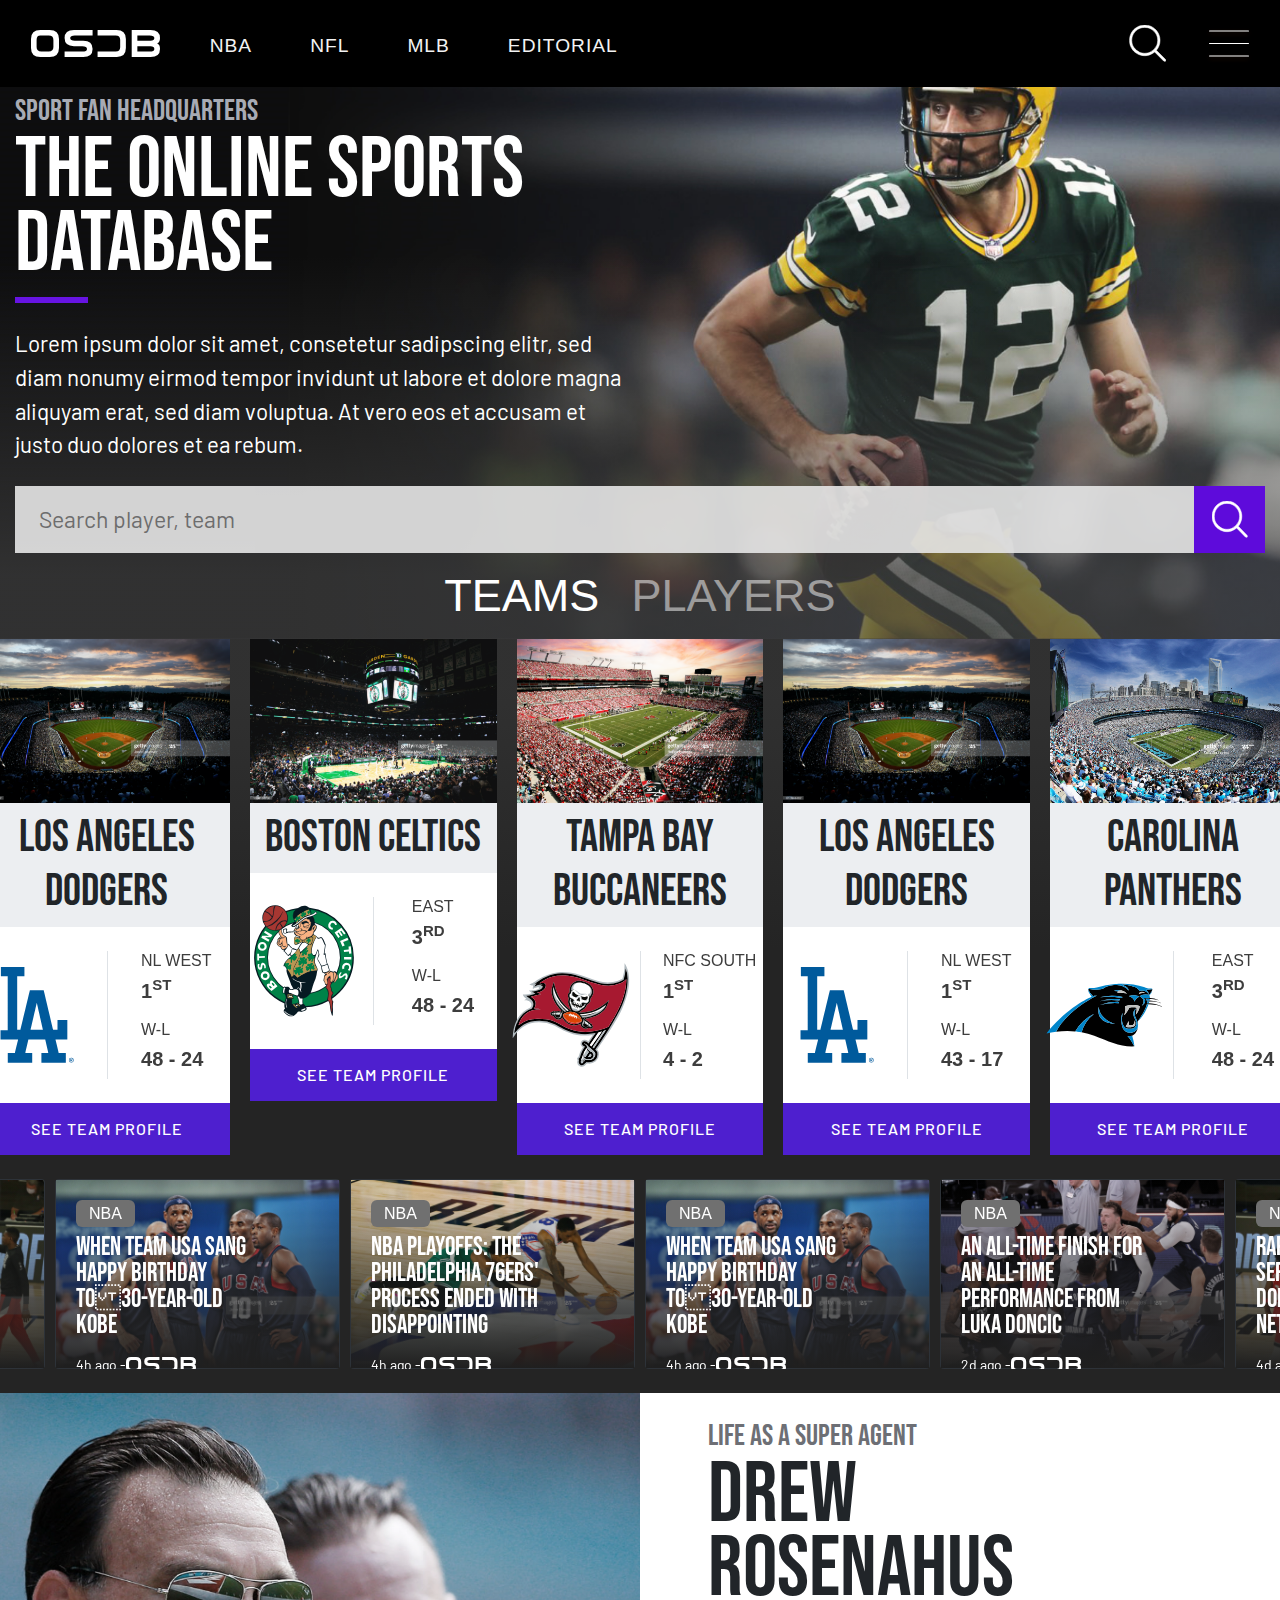
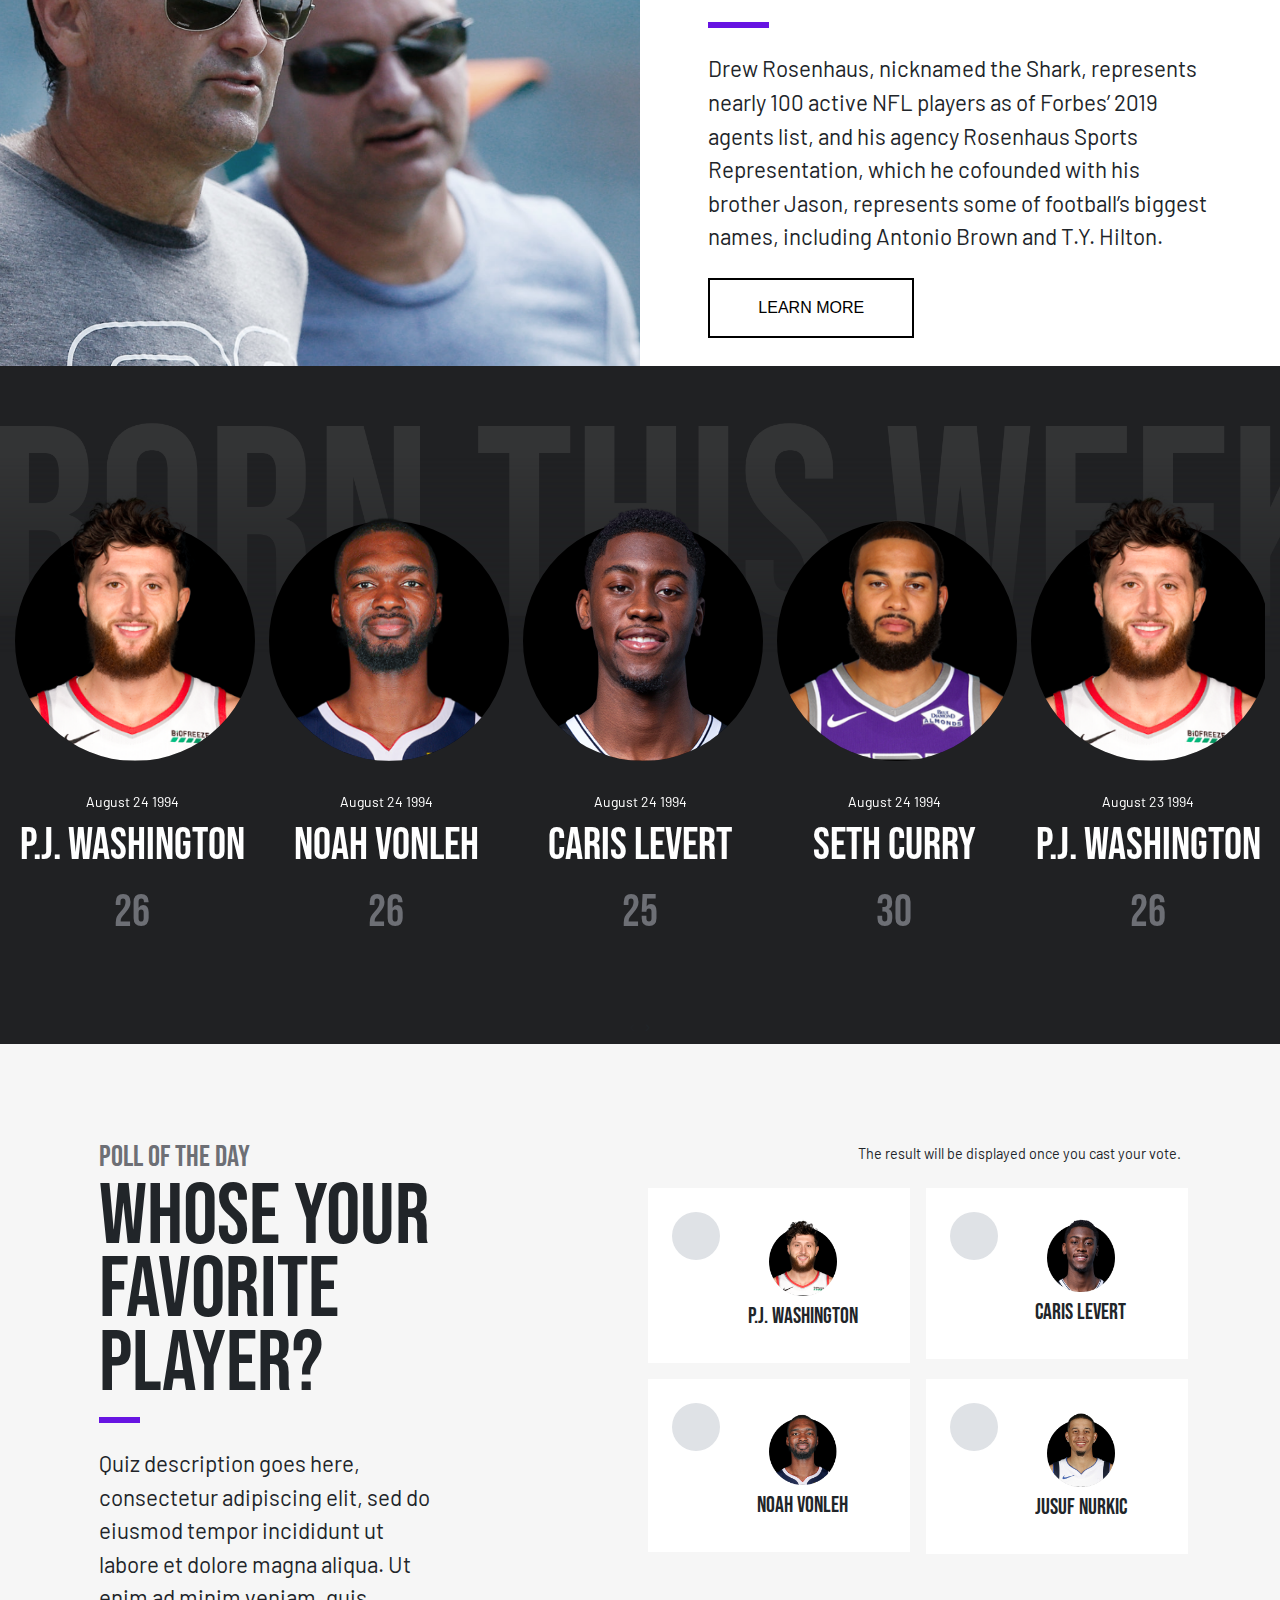
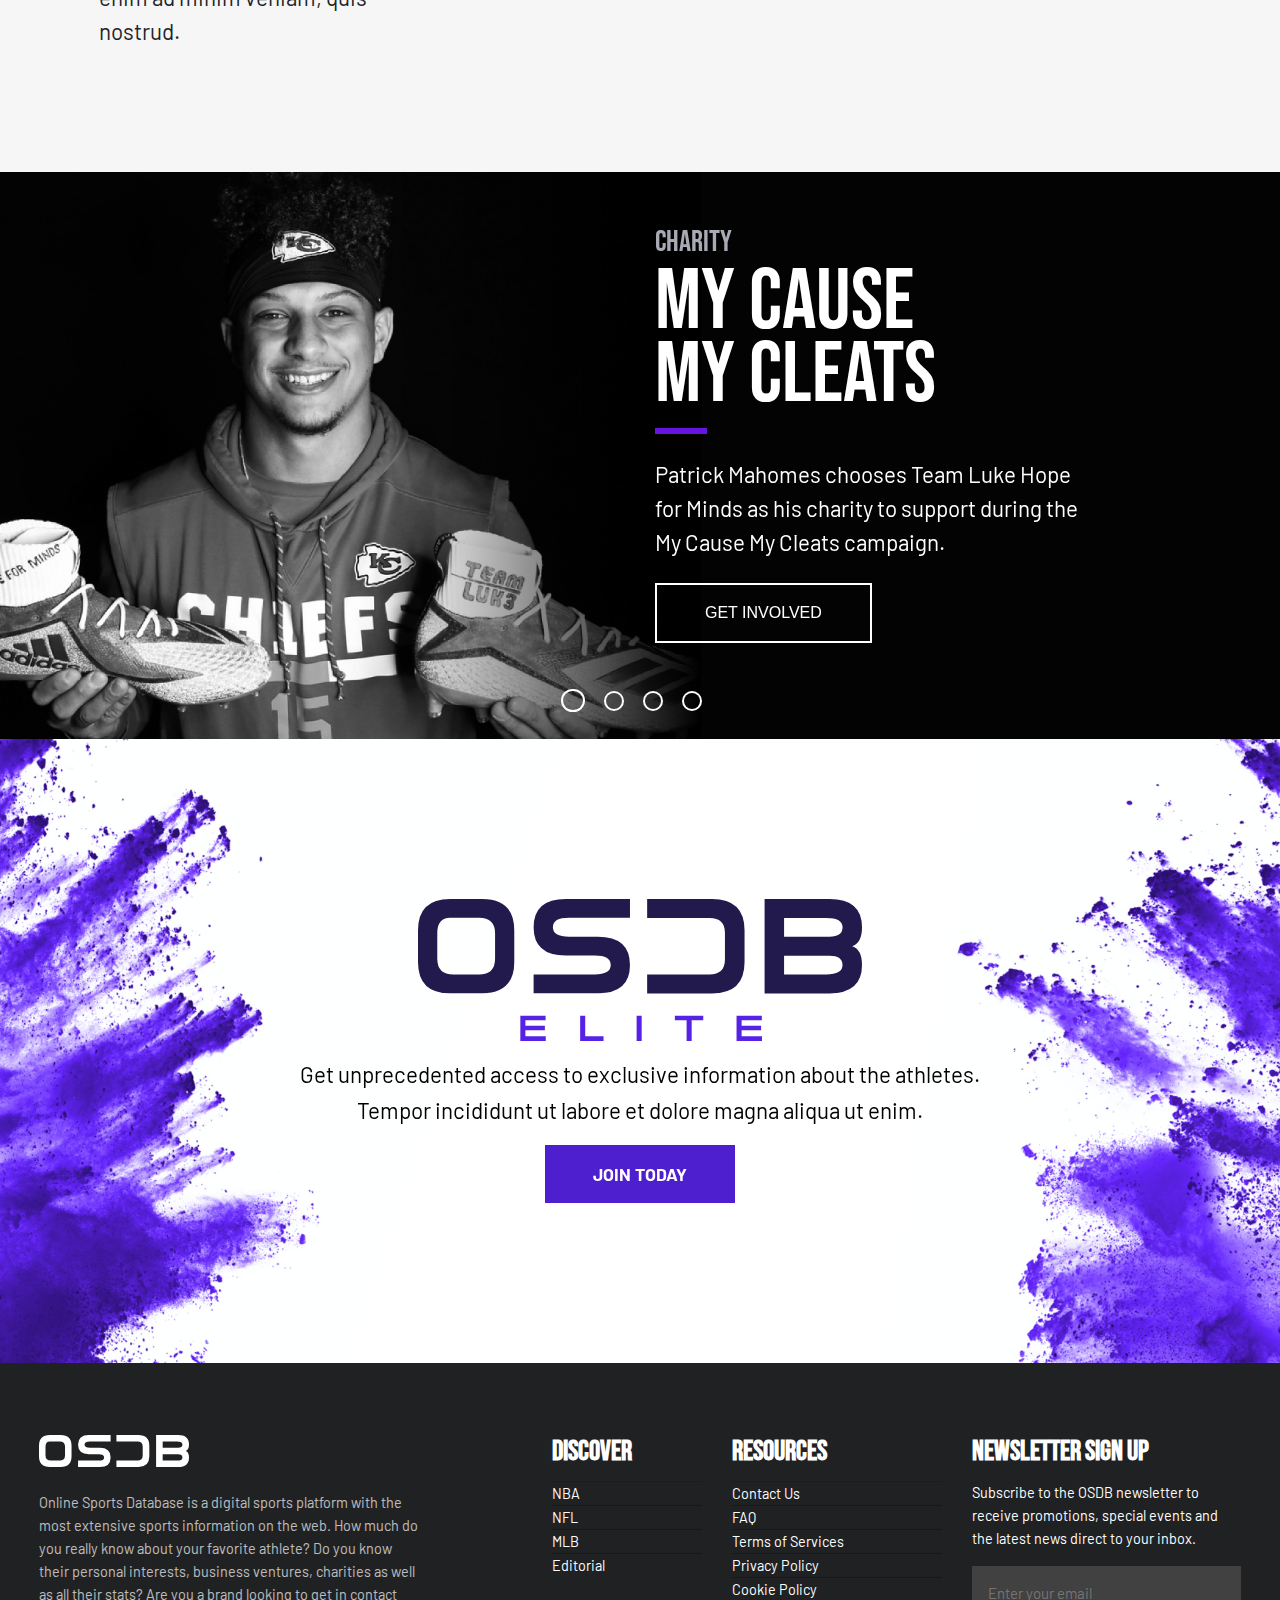
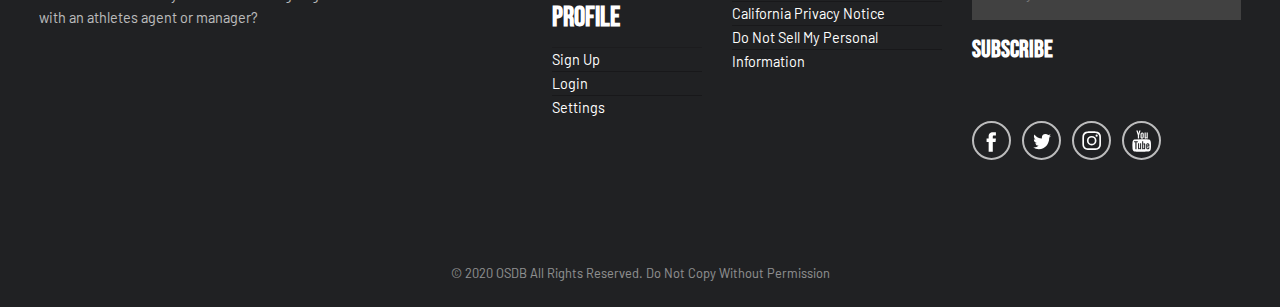
<file: index.html>
<!DOCTYPE html>
<html lang="en">
  <head>
    <meta charset="UTF-8" />
    <meta name="viewport" content="width=device-width, initial-scale=1.0" />

    <!-- Google Fonts -->
    <link href="https://fonts.googleapis.com/css2?family=Barlow&display=swap" rel="stylesheet" />
    <link href="https://fonts.googleapis.com/css2?family=Bebas+Neue&display=swap" rel="stylesheet" />

    <!-- OwlCarousel -->
    <link rel="stylesheet" href="./OwlCarousel/docs/assets/owlcarousel/assets/owl.carousel.min.css" />
    <link rel="stylesheet" href="./OwlCarousel/docs/assets/owlcarousel/assets/owl.theme.default.min.css" />

    <!-- bootstrap css -->
    <!-- <link rel="stylesheet"
          href="https://cdn.jsdelivr.net/npm/bootstrap@4.5.3/dist/css/bootstrap.min.css"
          integrity="sha384-TX8t27EcRE3e/ihU7zmQxVncDAy5uIKz4rEkgIXeMed4M0jlfIDPvg6uqKI2xXr2"
          crossorigin="anonymous"
    /> -->
    <link
      rel="stylesheet"
      href="https://maxcdn.bootstrapcdn.com/bootstrap/4.0.0/css/bootstrap.min.css"
      integrity="sha384-Gn5384xqQ1aoWXA+058RXPxPg6fy4IWvTNh0E263XmFcJlSAwiGgFAW/dAiS6JXm"
      crossorigin="anonymous"
    />

    <!-- Custom CSS -->
    <!-- <link rel="stylesheet" href="css/styles.css" /> -->

    <!-- Common -->
    <link rel="stylesheet" href="css/common.css" />

    <!-- Navbar -->
    <link rel="stylesheet" href="css/navbar.css" />
    <!-- Ticker -->
    <link rel="stylesheet" href="css/ticker.css" />
    <!-- Showcase -->
    <link rel="stylesheet" href="css/showcase.css" />
    <!-- Player / Team Card Carousel -->
    <link rel="stylesheet" href="css/playerTeamCardCarousel.css" />
    <!-- New Article -->
    <link rel="stylesheet" href="css/newArticle.css" />
    <!-- Featured Article -->
    <link rel="stylesheet" href="css/featuredArticle.css" />
    <!-- Birthday Carousel -->
    <link rel="stylesheet" href="css/birthdayCarousel.css" />
    <!-- Poll -->
    <link rel="stylesheet" href="css/poll.css" />
    <!-- Featured Carousel -->
    <link rel="stylesheet" href="css/featuredCarousel.css" />
    <!-- Premium -->
    <link rel="stylesheet" href="css/premium.css" />
    <!-- Footer -->
    <link rel="stylesheet" href="css/footer.css" />

    <title>OSDB - Homepage</title>
  </head>
  <body>

    <header>

    <!--------- NAVBAR ----------->

    <nav class="navbar fixed-top navbar-expand-lg">
      <div class="container-fluid">
        <a href="index.html" ><img class="nav-logo" src="img/logo-osdb.svg" /></a>
        <div class="collapse navbar-collapse" id="navbarNav1">
          <ul class="navbar-nav mr-auto">
            <!-------MEGA MENU -------->
            <li class="nav-item dropdown">
              <a class="nav-link nba-link" href="./league-page.html" class="nav-link dropdown-toggle" id="navbarDropdown" role="button" data-toggle="dropdown" aria-haspopup="true" aria-expanded="false">NBA</a>
              <div class="dropdown-menu" aria-labelledby="navbarDropdown">
                <div class="dropdown-main">
                  <div class="menu-column-1">
                    <img class="league-logo" src="img/logo-league-nba.svg" alt="">
                    <div class="main-menu">
                      <a class="dropdown-item" href="./league-page.html">HOME</a>
                      <a class="dropdown-item" href="#">SCORES</a>
                      <a class="dropdown-item" href="#">SCHEDULES</a>
                      <a class="dropdown-item" href="#">STANDINGS</a>
                      <a class="dropdown-item" href="#">TEAMS</a>
                      <a class="dropdown-item" href="#">STATS</a>
                      <a class="dropdown-item" href="#">DRAFT RESULTS</a>
                    </div>
                  </div>

                  <div class="menu-column-2">
                    <div class="menu-row-1">
                      <div class="regions">
                        <div class="region-name">
                          <h5>ATLANTIC</h5>
                        </div>

                        <div class="dropdown-item accordion" href="#">
                          <img src="./team-logos/logo-small-boston-celtics.svg" alt="logo">
                          <h6>Boston Celtics</h6>
                        </div>
                        <div class="dropdown-item " href="#">
                          <img src="./team-logos/logo-small-brooklyn-nets.svg" alt="logo">
                          <h6>Brooklyn Nets</h6>
                        </div>
                        <div class="dropdown-item " href="#">
                          <img src="./team-logos/logo-small-new-york-knicks.svg" alt="logo">
                          <h6>New York Knicks</h6>
                        </div>
                        <div class="dropdown-item " href="#">
                          <img src="./team-logos/logo-small-philadelphia-76ers.svg" alt="logo">
                          <h6>Philadelphia 76ers</h6>
                        </div>
                        <div class="dropdown-item " href="#">
                          <img src="./team-logos/logo-small-toronto-raptors.svg" alt="logo">
                          <h6>Toronto Raptors</h6>
                        </div>
                      </div>
                      <div class="regions">
                        <div class="region-name">
                          <h5>CENTRAL</h5>
                        </div>

                        <div class="dropdown-item">
                          <img src="./team-logos/logo-small-chicago-bulls.svg" alt="logo">
                          <h6>Chicago Bulls</h6>
                        </div>
                        <div class="dropdown-item">
                          <img src="./team-logos/logo-small-cleveland-cavaliers.svg" alt="logo">
                          <h6>Cleveland Cavaliers</h6>
                        </div>
                        <div class="dropdown-item">
                          <img src="./team-logos/logo-small-detroit-pistons.svg" alt="logo">
                          <h6>Detroit Pistons</h6>
                        </div>
                        <div class="dropdown-item">
                          <img src="./team-logos/logo-small-indiana-pacers.svg" alt="logo">
                          <h6>Indiana Pacers</h6>
                        </div>
                        <div class="dropdown-item">
                          <img src="./team-logos/logo-small-milwaukee-bucks.svg" alt="logo">
                          <h6>Milwaukee Bucks</h6>
                        </div>
                      </div>
                      <div class="regions">
                        <div class="region-name">
                          <h5>SOUTHEAST</h5>
                        </div>

                        <div class="dropdown-item">
                          <img src="./team-logos/logo-small-atlanta-hawks.svg" alt="logo">
                          <h6>Atlanta Hawks</h6>
                        </div>
                        <div class="dropdown-item">
                          <img src="./team-logos/logo-small-charlotte-hornets.svg" alt="logo">
                          <h6>Charlotte Hornets</h6>
                        </div>
                        <div class="dropdown-item">
                          <img src="./team-logos/logo-small-detroit-pistons.svg" alt="logo">
                          <h6>New York Knicks</h6>
                        </div>
                        <div class="dropdown-item">
                          <img src="./team-logos/logo-small-orlando-magic.svg" alt="logo">
                          <h6>Orlando Magic</h6>
                        </div>
                        <div class="dropdown-item">
                          <img src="./team-logos/logo-small-washington-wizards.svg" alt="logo">
                          <h6>Washington Wizards</h6>
                        </div>
                      </div>
                    </div>
                    <div class="menu-row-2">
                      <div class="regions">
                        <div class="region-name">
                          <h5>PACIFIC</h5>
                        </div>

                        <div class="dropdown-item">
                          <img src="./team-logos/logo-small-golden-state-warriors.svg" alt="logo">
                          <h6>Golden State Warriors</h6>
                        </div>
                        <div class="dropdown-item">
                          <img src="./team-logos/logo-small-los-angeles-clippers.svg" alt="logo">
                          <h6>Los Angeles Clippers</h6>
                        </div>
                        <div class="dropdown-item">
                          <img src="./team-logos/logo-small-phoenix-suns.svg" alt="logo">
                          <h6>Phoenix Suns</h6>
                        </div>
                        <div class="dropdown-item">
                          <img src="./team-logos/logo-small-sacramento-kings.svg" alt="logo">
                          <h6>Sacramento Kings</h6>
                        </div>
                        <div class="dropdown-item">
                          <img src="./team-logos/logo-small-los-angeles-lakers.svg" alt="logo">
                          <h6>Los Angeles Lakers</h6>
                        </div>
                      </div>
                      <div class="regions">
                        <div class="region-name">
                          <h5>SOUTHWEST</h5>
                        </div>

                        <div class="dropdown-item">
                          <img src="./team-logos/logo-small-dallas-mavericks.svg" alt="logo">
                          <h6>Dallas Mavericks</h6>
                        </div>
                        <div class="dropdown-item">
                          <img src="./team-logos/logo-small-houston-rockets.svg" alt="logo">
                          <h6>Houston Rockets</h6>
                        </div >
                        <div class="dropdown-item">
                          <img src="./team-logos/logo-small-memphis-grizzlies.svg" alt="logo">
                          <h6>Memphis Grizzlies</h6>
                        </div>
                        <div class="dropdown-item">
                          <img src="./team-logos/logo-small-new-orleans-pelicans.svg" alt="logo">
                          <h6>New Orleans Pelicans</h6>
                        </div>
                        <div class="dropdown-item">
                          <img src="./team-logos/logo-small-san-antonio-spurs.svg" alt="logo">
                          <h6>San Antonio Spurs</h6>
                        </div>
                      </div>
                      <div class="regions">
                        <div class="region-name">
                          <h5>NORTHWEST</h5>
                        </div>

                        <div class="dropdown-item">
                          <img src="./team-logos/logo-small-denver-nuggets.svg" alt="logo">
                          <h6>Denver Nuggets</h6>
                        </div>
                        <div class="dropdown-item">
                          <img src="./team-logos/logo-small-minnesota-timberwolves.svg" alt="logo">
                          <h6>Minnesota Timberwolves</h6>
                        </div>
                        <div class="dropdown-item">
                          <img src="./team-logos/logo-small-oklahoma-city-thunder.svg" alt="logo">
                          <h6>Oklahoma City Thunder</h6>
                        </div>
                        <div class="dropdown-item">
                          <img src="./team-logos/logo-small-portland-trail-blazers.svg" alt="logo">
                          <h6>Portland Trail Blazers</h6>
                        </div>
                        <div class="dropdown-item">
                          <img src="./team-logos/logo-small-utah-jazz.svg" alt="logo">
                          <h6>Utah Jazz</h6>
                        </div>
                      </div>
                    </div>
                  </div>
                </div>
              </div>
            </li>
            <li class="nav-item">
              <a class="nav-link" href="#">NFL</a>
            </li>
            <li class="nav-item">
              <a class="nav-link" href="#">MLB</a>
            </li>
            <li class="nav-item">
              <a class="nav-link" href="#">EDITORIAL</a>
            </li>
          </ul>

            <div class="searchbox">
              <input  type="text" class="searchbox__input" placeholder="search players, team..." />
              <img class="icon" src="./icons/ico-search-2.svg"></img>
              <img class="icon toggle-icon" src="./icons/ico-search-1.svg"></img>
            </div>

          <div class="menu-btn">
            <div class="menu-btn__burger"></div>
          </div>
        </div>
      </div>
    </nav>
    </header>

    <!--------- TICKER ----------->

    <!-- <div class="ticker pt-5 mt-5">
    <div class="ticker-container">
      <div class="dropdown">
        <button class="dropbtn">ALL</button>
        <div class="drop_arrow"></div>
        <div class="dropdown-content">
        </div>
        <div class="prev"></div>
      </div>
      <div class="owl-carousel owl-theme owl-carousel-ticker">
        <div class="ticker-main">
          <div class="ticker-card">
            <div class="league-area">
              <div class="league-image" style="background-image: url(./team-logos/logo-league-nba.svg);">
              </div>
            </div>
            <div class="nav-score">
              <div class="navbar-score-text">
                <span style="float: left;">FINAL</span>

              </div>
              <div class="score">
                <div class="eachteam">
                  <div class="image"><img src="./team-logos/logo-los-angeles-clippers.svg" alt="">
                  </div>
                  <div class="text-left">
                    <strong style="float: left;">LAC</strong>
                  </div>
                  <div class="text-right">
                    <strong style="float: right; margin-right: 7px;">130</strong>
                  </div>
                </div>
                <div class="eachteam">
                  <div class="image"><img src="./team-logos/logo-small-dallas-mavericks.svg" alt="">
                  </div>
                  <div class="text-left">
                    <strong style="float: left;">DAL</strong>
                  </div>
                  <div class="text-right">
                    <strong style="float: right; margin-right: 7px;">110</strong>
                  </div>
                </div>
              </div>
            </div>
            <div class="nav-score">
              <div class="navbar-score-text">
                <span style="float: left;">6PM ET</span>

              </div>
              <div class="score">
                <div class="eachteam">
                  <div class="image"><img src="./team-logos/logo-los-angeles-clippers.svg" alt="">
                  </div>
                  <div class="text-left">
                    <strong style="float: left;">LAC</strong>
                  </div>
                  <div class="text-right">
                    <strong style="float: right; margin-right: 7px;">130</strong>
                  </div>
                </div>
                <div class="eachteam">
                  <div class="image"><img src="./team-logos/logo-dallas-mavericks.svg" alt="">
                  </div>
                  <div class="text-left">
                    <strong style="float: left;">DAL</strong>
                  </div>
                  <div class="text-right">
                    <strong style="float: right; margin-right: 7px;">110</strong>
                  </div>
                </div>
              </div>
            </div>
            <div class="nav-score">
              <div class="navbar-score-text">
                <span style="float: left;"> 8PM ET</span>

              </div>
              <div class="score">
                <div class="eachteam">
                  <div class="image"><img src="./team-logos/logo-los-angeles-clippers.svg" alt="">
                  </div>
                  <div class="text-left">
                    <strong style="float: left;">LAC</strong>
                  </div>
                  <div class="text-right">
                    <strong style="float: right; margin-right: 7px;">130</strong>
                  </div>
                </div>
                <div class="eachteam">
                  <div class="image"><img src="./team-logos/logo-small-dallas-mavericks.svg" alt="">
                  </div>
                  <div class="text-left">
                    <strong style="float: left;">DAL</strong>
                  </div>
                  <div class="text-right">
                    <strong style="float: right; margin-right: 7px;">110</strong>
                  </div>
                </div>
              </div>
            </div>
          </div>
        </div>

        <div class="ticker-main">
          <div class="ticker-card">
            <div class="league-area">
              <div class="league-image" style="background-image: url(./team-logos/logo-league-nfl.svg);">
              </div>
            </div>
            <div class="nav-score">
              <div class="navbar-score-text">
                <span style="float: left;">FINAL </span>

              </div>
              <div class="score">
                <div class="eachteam">
                  <div class="image"><img src="./team-logos/logo-los-angeles-clippers.svg" alt="">
                  </div>
                  <div class="text-left">
                    <strong style="float: left;">LAC</strong>
                  </div>
                  <div class="text-right">
                    <strong style="float: right; margin-right: 7px;">130</strong>
                  </div>
                </div>
                <div class="eachteam">
                  <div class="image"><img src="./team-logos/logo-small-dallas-mavericks.svg" alt="">
                  </div>
                  <div class="text-left">
                    <strong style="float: left;">DAL</strong>
                  </div>
                  <div class="text-right">
                    <strong style="float: right; margin-right: 7px;">110</strong>
                  </div>
                </div>
              </div>
            </div>
            <div class="nav-score">
              <div class="navbar-score-text">
                <span style="float: left;">NBA</span>

              </div>
              <div class="score">
                <div class="eachteam">
                  <div class="image"><img src="./team-logos/logo-los-angeles-clippers.svg" alt="">
                  </div>
                  <div class="text-left">
                    <strong style="float: left;">LAC</strong>
                  </div>
                  <div class="text-right">
                    <strong style="float: right; margin-right: 7px;">130</strong>
                  </div>
                </div>
                <div class="eachteam">
                  <div class="image"><img src="./team-logos/logo-small-dallas-mavericks.svg" alt="">
                  </div>
                  <div class="text-left">
                    <strong style="float: left;">DAL</strong>
                  </div>
                  <div class="text-right">
                    <strong style="float: right; margin-right: 7px;">110</strong>
                  </div>
                </div>
              </div>
            </div>
            <div class="nav-score">
              <div class="navbar-score-text">
                <span style="float: left;">NBA</span>

              </div>
              <div class="score">
                <div class="eachteam">
                  <div class="image"><img src="./team-logos/logo-los-angeles-clippers.svg" alt="">
                  </div>
                  <div class="text-left">
                    <strong style="float: left;">LAC</strong>
                  </div>
                  <div class="text-right">
                    <strong style="float: right; margin-right: 7px;">130</strong>
                  </div>
                </div>
                <div class="eachteam">
                  <div class="image"><img src="./team-logos/logo-small-dallas-mavericks.svg" alt="">
                  </div>
                  <div class="text-left">
                    <strong style="float: left;">DAL</strong>
                  </div>
                  <div class="text-right">
                    <strong style="float: right; margin-right: 7px;">110</strong>
                  </div>
                </div>
              </div>
            </div>
          </div>
        </div>

        <div class="ticker-main">
          <div class="ticker-card">
            <div class="league-area">
              <div class="league-image" style="background-image: url(./team-logos/logo-league-mlb.svg);">
              </div>
            </div>
            <div class="nav-score">
              <div class="navbar-score-text">
                <span style="float: left;">FINAL</span>

              </div>
              <div class="score">
                <div class="eachteam">
                  <div class="image"><img src="./team-logos/logo-los-angeles-clippers.svg" alt="">
                  </div>
                  <div class="text-left">
                    <strong style="float: left;">LAC</strong>
                  </div>
                  <div class="text-right">
                    <strong style="float: right; margin-right: 7px;">130</strong>
                  </div>
                </div>
                <div class="eachteam">
                  <div class="image"><img src="./team-logos/logo-small-dallas-mavericks.svg" alt="">
                  </div>
                  <div class="text-left">
                    <strong style="float: left;">DAL</strong>
                  </div>
                  <div class="text-right">
                    <strong style="float: right; margin-right: 7px;">110</strong>
                  </div>
                </div>
              </div>
            </div>
            <div class="nav-score">
              <div class="navbar-score-text">
                <span style="float: left;">NBA</span>

              </div>
              <div class="score">
                <div class="eachteam">
                  <div class="image"><img src="./team-logos/logo-los-angeles-clippers.svg" alt="">
                  </div>
                  <div class="text-left">
                    <strong style="float: left;">LAC</strong>
                  </div>
                  <div class="text-right">
                    <strong style="float: right; margin-right: 7px;">130</strong>
                  </div>
                </div>
                <div class="eachteam">
                  <div class="image"><img src="./team-logos/logo-small-dallas-mavericks.svg" alt="">
                  </div>
                  <div class="text-left">
                    <strong style="float: left;">DAL</strong>
                  </div>
                  <div class="text-right">
                    <strong style="float: right; margin-right: 7px;">110</strong>
                  </div>
                </div>
              </div>
            </div>
            <div class="nav-score">
              <div class="navbar-score-text">
                <span style="float: left;">NBA</span>

              </div>
              <div class="score">
                <div class="eachteam">
                  <div class="image"><img src="./team-logos/logo-los-angeles-clippers.svg" alt="">
                  </div>
                  <div class="text-left">
                    <strong style="float: left;">LAC</strong>
                  </div>
                  <div class="text-right">
                    <strong style="float: right; margin-right: 7px;">130</strong>
                  </div>
                </div>
                <div class="eachteam">
                  <div class="image"><img src="./team-logos/logo-small-dallas-mavericks.svg" alt="">
                  </div>
                  <div class="text-left">
                    <strong style="float: left;">DAL</strong>
                  </div>
                  <div class="text-right">
                    <strong style="float: right; margin-right: 7px;">110</strong>
                  </div>
                </div>
              </div>
            </div>
          </div>
        </div>

        <div class="ticker-main">
          <div class="ticker-card">
            <div class="league-area">
              <div class="league-image" style="background-image: url(./team-logos/logo-league-nba.svg);">
              </div>
            </div>
            <div class="nav-score">
              <div class="navbar-score-text">
                <span style="float: left;">FINAL</span>

              </div>
              <div class="score">
                <div class="eachteam">
                  <div class="image"><img src="./team-logos/logo-los-angeles-clippers.svg" alt="">
                  </div>
                  <div class="text-left">
                    <strong style="float: left;">LAC</strong>
                  </div>
                  <div class="text-right">
                    <strong style="float: right; margin-right: 7px;">130</strong>
                  </div>
                </div>
                <div class="eachteam">
                  <div class="image"><img src="./team-logos/logo-small-dallas-mavericks.svg" alt="">
                  </div>
                  <div class="text-left">
                    <strong style="float: left;">DAL</strong>
                  </div>
                  <div class="text-right">
                    <strong style="float: right; margin-right: 7px;">110</strong>
                  </div>
                </div>
              </div>
            </div>
            <div class="nav-score">
              <div class="navbar-score-text">
                <span style="float: left;">6PM ET</span>

              </div>
              <div class="score">
                <div class="eachteam">
                  <div class="image"><img src="./team-logos/logo-los-angeles-clippers.svg" alt="">
                  </div>
                  <div class="text-left">
                    <strong style="float: left;">LAC</strong>
                  </div>
                  <div class="text-right">
                    <strong style="float: right; margin-right: 7px;">130</strong>
                  </div>
                </div>
                <div class="eachteam">
                  <div class="image"><img src="./team-logos/logo-dallas-mavericks.svg" alt="">
                  </div>
                  <div class="text-left">
                    <strong style="float: left;">DAL</strong>
                  </div>
                  <div class="text-right">
                    <strong style="float: right; margin-right: 7px;">110</strong>
                  </div>
                </div>
              </div>
            </div>
            <div class="nav-score">
              <div class="navbar-score-text">
                <span style="float: left;"> 8PM ET</span>

              </div>
              <div class="score">
                <div class="eachteam">
                  <div class="image"><img src="./team-logos/logo-los-angeles-clippers.svg" alt="">
                  </div>
                  <div class="text-left">
                    <strong style="float: left;">LAC</strong>
                  </div>
                  <div class="text-right">
                    <strong style="float: right; margin-right: 7px;">130</strong>
                  </div>
                </div>
                <div class="eachteam">
                  <div class="image"><img src="./team-logos/logo-small-dallas-mavericks.svg" alt="">
                  </div>
                  <div class="text-left">
                    <strong style="float: left;">DAL</strong>
                  </div>
                  <div class="text-right">
                    <strong style="float: right; margin-right: 7px;">110</strong>
                  </div>
                </div>
              </div>
            </div>
          </div>
        </div>

        <div class="ticker-main">
          <div class="ticker-card">
            <div class="league-area">
              <div class="league-image" style="background-image: url(./team-logos/logo-league-nba.svg);">
              </div>
            </div>
            <div class="nav-score">
              <div class="navbar-score-text">
                <span style="float: left;">FINAL</span>

              </div>
              <div class="score">
                <div class="eachteam">
                  <div class="image"><img src="./team-logos/logo-los-angeles-clippers.svg" alt="">
                  </div>
                  <div class="text-left">
                    <strong style="float: left;">LAC</strong>
                  </div>
                  <div class="text-right">
                    <strong style="float: right; margin-right: 5px;">130</strong>
                  </div>
                </div>
                <div class="eachteam">
                  <div class="image"><img src="./team-logos/logo-small-dallas-mavericks.svg" alt="">
                  </div>
                  <div class="text-left">
                    <strong style="float: left;">DAL</strong>
                  </div>
                  <div class="text-right">
                    <strong style="float: right; margin-right: 5px;">110</strong>
                  </div>
                </div>
              </div>
            </div>
            <div class="nav-score">
              <div class="navbar-score-text">
                <span style="float: left;">6PM ET</span>

              </div>
              <div class="score">
                <div class="eachteam">
                  <div class="image"><img src="./team-logos/logo-los-angeles-clippers.svg" alt="">
                  </div>
                  <div class="text-left">
                    <strong style="float: left;">LAC</strong>
                  </div>
                  <div class="text-right">
                    <strong style="float: right; margin-right: 5px;">130</strong>
                  </div>
                </div>
                <div class="eachteam">
                  <div class="image"><img src="./team-logos/logo-dallas-mavericks.svg" alt="">
                  </div>
                  <div class="text-left">
                    <strong style="float: left;">DAL</strong>
                  </div>
                  <div class="text-right">
                    <strong style="float: right; margin-right: 5px;">110</strong>
                  </div>
                </div>
              </div>
            </div>
            <div class="nav-score">
              <div class="navbar-score-text">
                <span style="float: left;"> 8PM ET</span>

              </div>
              <div class="score">
                <div class="eachteam">
                  <div class="image"><img src="./team-logos/logo-los-angeles-clippers.svg" alt="">
                  </div>
                  <div class="text-left">
                    <strong style="float: left;">LAC</strong>
                  </div>
                  <div class="text-right">
                    <strong style="float: right; margin-right: 5px;">130</strong>
                  </div>
                </div>
                <div class="eachteam">
                  <div class="image"><img src="./team-logos/logo-small-dallas-mavericks.svg" alt="">
                  </div>
                  <div class="text-left">
                    <strong style="float: left;">DAL</strong>
                  </div>
                  <div class="text-right">
                    <strong style="float: right; margin-right: 5px;">110</strong>
                  </div>
                </div>
              </div>
            </div>
          </div>
        </div>
      </div>
    </div>
    </div> -->


    <!------ HOMEPAGE - SHOWCASE ------->

    <section id="showcase">
      <div class="pt-5">
        <!-- <div class="team-icons text-right">
          <h6>YOUR LOCATION</h6>
          <img class="team-icon" src="./icons/logo-brooklyn-nets.svg" />
          <img class="team-icon" src="./icons/logo-toronto-raptors.svg" />
        </div> -->
        <div class="container-fluid container-xxl">
          <div class="row pt-5">
            <div class="col-6">
              <div class="showcase">
                <div class="showcase-content pb-2">SPORT FAN HEADQUARTERS</div>
                <h2 class="pb-2">THE ONLINE SPORTS DATABASE</h2>
                <div class="line"></div>
                <p class="py-4 m-0">Lorem ipsum dolor sit amet, consetetur sadipscing elitr, sed diam nonumy eirmod tempor invidunt ut labore et dolore magna aliquyam erat, sed diam voluptua. At vero eos et accusam et justo duo dolores et ea rebum.</p>
              </div>
            </div>
            <div class="col-12">
              <div class="wrapper d-flex align-items-center">
                <input type="text" placeholder="Search player, team" class="px-4 py-3 border-0 rounded-0" />
                <div class="searchbar-searchbtn rounded-0">
                  <img class="search-icon" src="./icons/ico-search-2.svg" />
                </div>
              </div>
            </div>
          </div>
        </div>
        <div class="container-fluid">
          <div class="row">
            <div class="col-12">
              <div class="action-card-indicator text-center d-flex align-items-center justify-content-center">
                <h1 class="teams toggler m-0 p-3">TEAMS</h1>
                <h1 class="players m-0 p-3">PLAYERS</h1>
              </div>
            </div>
          </div>
        </div>
      </div>
    </section>


    <!------- TEAM ACTION CARD - CAROUSEL ------>

    <section class="action-card">
      <div class="container-teams active-card">
        <div class="owl-carousel owl-theme owl-carousel-teams">
          <div class="card">
            <img src="./img/img-card-thumb-2.png" alt="" class="card-img-top" />
            <div class="card-body">
              <h4 class="card-title text-center m-0 py-2">BOSTON CELTICS</h4>
              <div class="card-content">
                <div class="row py-4">
                  <div class="col-12 col-sm-6 d-flex align-items-center justify-content-center">
                    <img src="./team-logos/logo-boston-celtics.svg" alt="" />
                  </div>
                  <div class="col-12 col-sm-6 d-flex align-items-center justify-content-center border-left">
                    <div class="d-flex align-items-start flex-column h-100">
                      <div class="mb-auto">
                        <div>
                          <h6>EAST</h6>
                          <h5 class="font-weight-bold">3<sup>RD</sup></h5>
                        </div>
                      </div>
                      <div class="mt-auto">
                        <div>
                          <h6>W-L</h6>
                          <h5 class="font-weight-bold">48 - 24</h5>
                        </div>
                      </div>
                    </div>
                  </div>
                </div>
              </div>
            </div>
            <div class="profile-badge text-center">
              <h6 class="m-0 py-3">SEE TEAM PROFILE</h6>
            </div>
          </div>

          <div class="card">
            <img src="./img/img-card-thumb-5.png" alt="" class="card-img-top" />

            <div class="card-body">
              <h4 class="card-title text-center m-0 py-2">TAMPA BAY BUCCANEERS</h4>
              <div class="card-content">
                <div class="row py-4">
                  <div class="col-12 col-sm-6 d-flex align-items-center justify-content-center">
                    <img src="./team-logos/logo-tampa-bay-buccaneers.svg" alt="" />
                  </div>
                  <div class="col-12 col-sm-6 d-flex align-items-center justify-content-center border-left">
                    <div class="d-flex align-items-start flex-column h-100">
                      <div class="mb-auto">
                        <div>
                          <h6>NFC SOUTH</h6>
                          <h5 class="font-weight-bold">1<sup>ST</sup></h5>
                        </div>
                      </div>
                      <div class="mt-auto">
                        <div>
                          <h6>W-L</h6>
                          <h5 class="font-weight-bold">4 - 2</h5>
                        </div>
                      </div>
                    </div>
                  </div>
                </div>
              </div>
            </div>
            <div class="profile-badge text-center">
              <h6 class="m-0 py-3">SEE TEAM PROFILE</h6>
            </div>
          </div>

          <div class="card">
            <img src="./img/img-card-thumb-4.png" alt="" class="card-img-top" />
            <div class="card-body">
              <h4 class="card-title text-center m-0 py-2">LOS ANGELES DODGERS</h4>
              <div class="card-content">
                <div class="row py-4">
                  <div class="col-12 col-sm-6 d-flex align-items-center justify-content-center">
                    <img src="./team-logos/logo-los-angeles-dodgers.svg" alt="" />
                  </div>
                  <div class="col-12 col-sm-6 d-flex align-items-center justify-content-center border-left">
                    <div class="d-flex align-items-start flex-column h-100">
                      <div class="mb-auto">
                        <div>
                          <h6>NL WEST</h6>
                          <h5 class="font-weight-bold">1<sup>ST</sup></h5>
                        </div>
                      </div>
                      <div class="mt-auto">
                        <div>
                          <h6>W-L</h6>
                          <h5 class="font-weight-bold">43 - 17</h5>
                        </div>
                      </div>
                    </div>
                  </div>
                </div>
              </div>
            </div>
            <div class="profile-badge text-center">
              <h6 class="m-0 py-3">SEE TEAM PROFILE</h6>
            </div>
          </div>

          <div class="card">
            <img src="./img/img-card-thumb-3.png" alt="" class="card-img-top" />
            <div class="card-body">
              <h4 class="card-title text-center m-0 py-2">CAROLINA PANTHERS</h4>
              <div class="card-content">
                <div class="row py-4">
                  <div class="col-12 col-sm-6 d-flex align-items-center justify-content-center">
                    <img src="./team-logos/logo-carolina-panthers.svg" alt="" />
                  </div>
                  <div class="col-12 col-sm-6 d-flex align-items-center justify-content-center border-left">
                    <div class="d-flex align-items-start flex-column h-100">
                      <div class="mb-auto">
                        <div>
                          <h6>EAST</h6>
                          <h5 class="font-weight-bold">3<sup>RD</sup></h5>
                        </div>
                      </div>
                      <div class="mt-auto">
                        <div>
                          <h6>W-L</h6>
                          <h5 class="font-weight-bold">48 - 24</h5>
                        </div>
                      </div>
                    </div>
                  </div>
                </div>
              </div>
            </div>
            <div class="profile-badge text-center">
              <h6 class="m-0 py-3">SEE TEAM PROFILE</h6>
            </div>
          </div>

          <div class="card">
            <img src="./img/img-card-thumb-4.png" alt="" class="card-img-top" />
            <div class="card-body">
              <h4 class="card-title text-center m-0 py-2">LOS ANGELES DODGERS</h4>
              <div class="card-content">
                <div class="row py-4">
                  <div class="col-12 col-sm-6 d-flex align-items-center justify-content-center">
                    <img src="./team-logos/logo-los-angeles-dodgers.svg" alt="" />
                  </div>
                  <div class="col-12 col-sm-6 d-flex align-items-center justify-content-center border-left">
                    <div class="d-flex align-items-start flex-column h-100">
                      <div class="mb-auto">
                        <div>
                          <h6>NL WEST</h6>
                          <h5 class="font-weight-bold">1<sup>ST</sup></h5>
                        </div>
                      </div>
                      <div class="mt-auto">
                        <div>
                          <h6>W-L</h6>
                          <h5 class="font-weight-bold">48 - 24</h5>
                        </div>
                      </div>
                    </div>
                  </div>
                </div>
              </div>
            </div>
            <div class="profile-badge text-center">
              <h6 class="m-0 py-3">SEE TEAM PROFILE</h6>
            </div>
          </div>
        </div>
      </div>


        <!------- PLAYER ACTION CARD - CAROUSEL ------>

        <div class="container-players">
          <div class="owl-carousel owl-theme owl-carousel-players">
            <div class="card">
              <img src="./img/img-card-thumb-44.png" alt="" class="card-img-top" />
              <div class="card-body">
                <h4 class="card-title text-center m-0 py-2">MICHAEL THOMAS</h4>
                <div class="card-content container">
                  <div class="row py-4">
                    <div class="col-4 d-flex align-items-center justify-content-center">
                      <div class="d-flex align-items-start flex-column h-100">
                        <div class="mb-auto">
                          <div>
                            <h6 class="m-0">ERA</h6>
                            <h5 class="font-weight-bold">2.75</h5>
                          </div>
                        </div>
                        <div class="mt-auto pt-2">
                          <div>
                            <h6 class="m-0">ERA+</h6>
                            <h5 class="font-weight-bold">115</h5>
                          </div>
                        </div>
                      </div>
                    </div>
                    <div class="col-4 d-flex align-items-center justify-content-center">
                      <div class="d-flex align-items-start flex-column h-100">
                        <div class="mb-auto">
                          <div>
                            <h6 class="m-0">IP</h6>
                            <h5 class="font-weight-bold">19.3</h5>
                          </div>
                        </div>
                        <div class="mt-auto pt-2">
                          <div>
                            <h6 class="m-0">W-L%</h6>
                            <h5 class="font-weight-bold">500</h5>
                          </div>
                        </div>
                      </div>
                    </div>
                    <div class="col-4 d-flex align-items-center justify-content-center">
                      <div class="d-flex align-items-start flex-column h-100">
                        <div class="mb-auto">
                          <div>
                            <h6 class="m-0">SO</h6>
                            <h5 class="font-weight-bold">10.3</h5>
                          </div>
                        </div>
                        <div class="mt-auto pt-2">
                          <div>
                            <h6 class="m-0">BF</h6>
                            <h5 class="font-weight-bold">81</h5>
                          </div>
                        </div>
                      </div>
                    </div>
                  </div>
                </div>
              </div>
              <div class="profile-badge text-center">
                <h6 class="m-0 py-3">SEE TEAM PROFILE</h6>
              </div>
            </div>

            <div class="card">
              <img src="./img/img-card-thumb-33.png" alt="" class="card-img-top" />
              <div class="card-body">
                <h4 class="card-title text-center m-0 py-2">KYLE LOWRY</h4>
                <div class="card-content container">
                  <div class="row py-4">
                    <div class="col-4 d-flex align-items-center justify-content-center">
                      <div class="d-flex align-items-start flex-column h-100">
                        <div class="mb-auto">
                          <div>
                            <h6 class="m-0">PTS</h6>
                            <h5 class="font-weight-bold">25.5</h5>
                          </div>
                        </div>
                        <div class="mt-auto pt-2">
                          <div>
                            <h6 class="m-0">3P%</h6>
                            <h5 class="font-weight-bold">34.8</h5>
                          </div>
                        </div>
                      </div>
                    </div>
                    <div class="col-4 d-flex align-items-center justify-content-center">
                      <div class="d-flex align-items-start flex-column h-100">
                        <div class="mb-auto">
                          <div>
                            <h6 class="m-0">AST</h6>
                            <h5 class="font-weight-bold">10.3</h5>
                          </div>
                        </div>
                        <div class="mt-auto pt-2">
                          <div>
                            <h6 class="m-0">REB</h6>
                            <h5 class="font-weight-bold">7.9</h5>
                          </div>
                        </div>
                      </div>
                    </div>
                    <div class="col-4 d-flex align-items-center justify-content-center">
                      <div class="d-flex align-items-start flex-column h-100">
                        <div class="mb-auto">
                          <div>
                            <h6 class="m-0">FG%</h6>
                            <h5 class="font-weight-bold">49.4</h5>
                          </div>
                        </div>
                        <div class="mt-auto pt-2">
                          <div>
                            <h6 class="m-0">MIN</h6>
                            <h5 class="font-weight-bold">34.9</h5>
                          </div>
                        </div>
                      </div>
                    </div>
                  </div>
                </div>
              </div>
              <div class="profile-badge text-center">
                <h6 class="m-0 py-3">SEE TEAM PROFILE</h6>
              </div>
            </div>

            <div class="card">
              <img src="./img/img-card-thumb-44.png" alt="" class="card-img-top" />
              <div class="card-body">
                <h4 class="card-title text-center m-0 py-2">MICHAEL THOMAS</h4>
                <div class="card-content container">
                  <div class="row py-4">
                    <div class="col-4 d-flex align-items-center justify-content-center">
                      <div class="d-flex align-items-start flex-column h-100">
                        <div class="mb-auto">
                          <div>
                            <h6 class="m-0">REC</h6>
                            <h5 class="font-weight-bold">149</h5>
                          </div>
                        </div>
                        <div class="mt-auto pt-2">
                          <div>
                            <h6 class="m-0">AVG</h6>
                            <h5 class="font-weight-bold">11.6</h5>
                          </div>
                        </div>
                      </div>
                    </div>
                    <div class="col-4 d-flex align-items-center justify-content-center">
                      <div class="d-flex align-items-start flex-column h-100">
                        <div class="mb-auto">
                          <div>
                            <h6 class="m-0">YDS</h6>
                            <h5 class="font-weight-bold">125</h5>
                          </div>
                        </div>
                        <div class="mt-auto pt-2">
                          <div>
                            <h6 class="m-0">LNG</h6>
                            <h5 class="font-weight-bold">49</h5>
                          </div>
                        </div>
                      </div>
                    </div>
                    <div class="col-4 d-flex align-items-center justify-content-center">
                      <div class="d-flex align-items-start flex-column h-100">
                        <div class="mb-auto">
                          <div>
                            <h6 class="m-0">TD</h6>
                            <h5 class="font-weight-bold">9</h5>
                          </div>
                        </div>
                        <div class="mt-auto pt-2">
                          <div>
                            <h6 class="m-0">CTCH%</h6>
                            <h5 class="font-weight-bold">76</h5>
                          </div>
                        </div>
                      </div>
                    </div>
                  </div>
                </div>
              </div>
              <div class="profile-badge text-center">
                <h6 class="m-0 py-3">SEE TEAM PROFILE</h6>
              </div>
            </div>

            <div class="card">
              <img src="./img/img-card-thumb-22.png" alt="" class="card-img-top" />
              <div class="card-body">
                <h4 class="card-title text-center m-0 py-2">DUSTIN MAY</h4>
                <div class="card-content container">
                  <div class="row py-4">
                    <div class="col-4 d-flex align-items-center justify-content-center">
                      <div class="d-flex align-items-start flex-column h-100">
                        <div class="mb-auto">
                          <div>
                            <h6 class="m-0">ERA</h6>
                            <h5 class="font-weight-bold">2.75</h5>
                          </div>
                        </div>
                        <div class="mt-auto pt-2">
                          <div>
                            <h6 class="m-0">ERA+</h6>
                            <h5 class="font-weight-bold">115</h5>
                          </div>
                        </div>
                      </div>
                    </div>
                    <div class="col-4 d-flex align-items-center justify-content-center">
                      <div class="d-flex align-items-start flex-column h-100">
                        <div class="mb-auto">
                          <div>
                            <h6 class="m-0">IP</h6>
                            <h5 class="font-weight-bold">19.3</h5>
                          </div>
                        </div>
                        <div class="mt-auto pt-2">
                          <div>
                            <h6 class="m-0">W-L%</h6>
                            <h5 class="font-weight-bold">500</h5>
                          </div>
                        </div>
                      </div>
                    </div>
                    <div class="col-4 d-flex align-items-center justify-content-center">
                      <div class="d-flex align-items-start flex-column h-100">
                        <div class="mb-auto">
                          <div>
                            <h6 class="m-0">SO</h6>
                            <h5 class="font-weight-bold">10.3</h5>
                          </div>
                        </div>
                        <div class="mt-auto pt-2">
                          <div>
                            <h6 class="m-0">BF</h6>
                            <h5 class="font-weight-bold">81</h5>
                          </div>
                        </div>
                      </div>
                    </div>
                  </div>
                </div>
              </div>
              <div class="profile-badge text-center">
                <h6 class="m-0 py-3">SEE TEAM PROFILE</h6>
              </div>
            </div>

            <div class="card">
              <img src="./img/img-card-thumb-33.png" alt="" class="card-img-top" />
              <div class="card-body">
                <h4 class="card-title text-center m-0 py-2">KYLE LOWRY</h4>
                <div class="card-content container">
                  <div class="row py-4">
                    <div class="col-4 d-flex align-items-center justify-content-center">
                      <div class="d-flex align-items-start flex-column h-100">
                        <div class="mb-auto">
                          <div>
                            <h6 class="m-0">PTS</h6>
                            <h5 class="font-weight-bold">25.5</h5>
                          </div>
                        </div>
                        <div class="mt-auto pt-2">
                          <div>
                            <h6 class="m-0">3P%</h6>
                            <h5 class="font-weight-bold">34.8</h5>
                          </div>
                        </div>
                      </div>
                    </div>
                    <div class="col-4 d-flex align-items-center justify-content-center">
                      <div class="d-flex align-items-start flex-column h-100">
                        <div class="mb-auto">
                          <div>
                            <h6 class="m-0">AST</h6>
                            <h5 class="font-weight-bold">10.3</h5>
                          </div>
                        </div>
                        <div class="mt-auto pt-2">
                          <div>
                            <h6 class="m-0">REB</h6>
                            <h5 class="font-weight-bold">7.9</h5>
                          </div>
                        </div>
                      </div>
                    </div>
                    <div class="col-4 d-flex align-items-center justify-content-center">
                      <div class="d-flex align-items-start flex-column h-100">
                        <div class="mb-auto">
                          <div>
                            <h6 class="m-0">FG%</h6>
                            <h5 class="font-weight-bold">49.4</h5>
                          </div>
                        </div>
                        <div class="mt-auto pt-2">
                          <div>
                            <h6 class="m-0">MIN</h6>
                            <h5 class="font-weight-bold">34.9</h5>
                          </div>
                        </div>
                      </div>
                    </div>
                  </div>
                </div>
              </div>
              <div class="profile-badge text-center">
                <h6 class="m-0 py-3">SEE TEAM PROFILE</h6>
              </div>
            </div>
          </div>
        </div>
      </div>
    </section>


    <!-------- NEWS ARTICLE CAROUSEL  ------->

    <section class="container-fluid article-card">
      <div class="row">
        <div class="col-12 px-0 py-4">
          <div class="owl-carousel owl-theme owl-carousel-2">

            <div class="card bg-dark text-white">
              <img src="img/img-news1.png" class="card-img" />
              <div class="card-img-overlay">
                <div class="d-flex align-items-start flex-column h-100">
                  <div class="mb-auto">
                    <h6 class="news-card-logo">NBA</h6>
                  </div>
                  <div class="mt-auto">
                    <div class="news-card-content">
                      <h5 class="card-text w-75">NBA playoffs: The Philadelphia 76ers' process ended with disappointing</h5>
                      <div  class="d-flex align-items-center">
                        <div>
                          <p class="m-0">4h ago -</p>
                        </div>
                        <div>
                          <img class="m-0" src="img/logo-osdb.svg" />
                        </div>
                      </div>
                    </div>
                  </div>
                </div>
              </div>
            </div>

            <div class="card bg-dark text-white">
              <img src="img/img-news2.png" class="card-img" />
              <div class="card-img-overlay">
                <div class="d-flex align-items-start flex-column h-100">
                  <div class="mb-auto">
                    <h6 class="news-card-logo">NBA</h6>
                  </div>
                  <div class="mt-auto">
                    <div class="news-card-content">
                      <h5 class="card-text w-75">When Team USA sang happy birthday to30-year-old Kobe</h5>
                      <div  class="d-flex align-items-center">
                        <div>
                          <p class="m-0">4h ago -</p>
                        </div>
                        <div>
                          <img class="m-0" src="img/logo-osdb.svg" />
                        </div>
                      </div>
                    </div>
                  </div>
                </div>
              </div>
            </div>

            <div class="card bg-dark text-white">
              <img src="img/img-news3.png" class="card-img" />
              <div class="card-img-overlay">
                <div class="d-flex align-items-start flex-column h-100">
                  <div class="mb-auto">
                    <h6 class="news-card-logo">NBA</h6>
                  </div>
                  <div class="mt-auto">
                    <div class="news-card-content">
                      <h5 class="card-text w-75">An all-time finish for an all-time performance from Luka Doncic</h5>
                      <div  class="d-flex align-items-center">
                        <div>
                          <p class="m-0">2d ago -</p>
                        </div>
                        <div>
                          <img class="m-0" src="img/logo-osdb.svg" />
                        </div>
                      </div>
                    </div>
                  </div>
                </div>
              </div>
            </div>

            <div class="card bg-dark text-white">
              <img src="img/img-news4.png" class="card-img" />
              <div class="card-img-overlay">
                <div class="d-flex align-items-start flex-column h-100">
                  <div class="mb-auto">
                    <h6 class="news-card-logo">NBA</h6>
                  </div>
                  <div class="mt-auto">
                    <div class="news-card-content">
                      <h5 class="card-text w-75">Raptors secure first series sweep with dominant win over Nets</h5>
                      <div  class="d-flex align-items-center">
                        <div>
                          <p class="m-0">4d ago -</p>
                        </div>
                        <div>
                          <img class="m-0" src="img/logo-osdb.svg" />
                        </div>
                      </div>
                    </div>
                  </div>
                </div>
              </div>
            </div>

            <div class="card bg-dark text-white">
              <img src="img/img-news2.png" class="card-img" />
              <div class="card-img-overlay">
                <div class="d-flex align-items-start flex-column h-100">
                  <div class="mb-auto">
                    <h6 class="news-card-logo">NBA</h6>
                  </div>
                  <div class="mt-auto">
                    <div class="news-card-content">
                      <h5 class="card-text w-75">When Team USA sang happy birthday to30-year-old Kobe</h5>
                      <div  class="d-flex align-items-center">
                        <div>
                          <p class="m-0">4h ago -</p>
                        </div>
                        <div>
                          <img class="m-0" src="img/logo-osdb.svg" />
                        </div>
                      </div>
                    </div>
                  </div>
                </div>
              </div>
            </div>

          </div>
        </div>
      </div>
    </section>

    <!-------- FEATURED ARTICLE --------->

    <section class="container-fluid">
      <div class="row">
        <div class="col-12 col-sm-6 p-0">
          <img class="img-fluid" src="./img/img-thumbnail.png" alt="Aaron Rodgers" draggable="false" />
        </div>
        <div class="col-12 col-sm-6 d-flex align-items-center">
          <div class="row">
            <div class="col-10 mx-auto">
              <div class="featured-article">
                <div class="article-content pb-2">LIFE AS A SUPER AGENT</div>
                <h2 class="pb-2">
                  <div class="m-0">DREW</div>
                  <div class="m-0">ROSENAHUS</div>
                </h2>
                <div class="line"></div>
                <p class="py-4 m-0">Drew Rosenhaus, nicknamed the Shark, represents nearly 100 active NFL players as of Forbes’ 2019 agents list, and his agency Rosenhaus Sports Representation, which he cofounded with his brother Jason, represents some of football’s biggest names, including Antonio Brown and T.Y. Hilton.</p>
                <a href="" class="btn btn-stroke-dark rounded-0 py-3 px-5">LEARN MORE</a>
              </div>
            </div>
          </div>
        </div>
      </div>
    </section>

    <!-------- BIRTHDAY CAROUSEL ----->

    <section class="container-fluid player-birth-card">
      <div class="row">
        <div class="col-12">
          <div class="owl-carousel owl-theme owl-carousel-3">

            <div>
              <div class="image" style="background-image: url(./img/3.png);"></div>
              <div class="circle_area">
                <div class="image" style="background-image: url(./img/3.png);"></div>
              </div>
              <div class="text-area">
                <div class="dob">August 24 1994</div>
                <div class="name">P.J. WASHINGTON</div>
                <div class="age">26</div>
              </div>
            </div>

            <div>
              <div class="circle_area">
                <div class="image" style="background-image: url(img/img-player1@2x.png);"></div>
              </div>
              <div class="text-area">
                <div class="dob">August 24 1994</div>
                <div class="name">NOAH VONLEH</div>
                <div class="age">26</div>
              </div>
            </div>

            <div>
              <div class="circle_area">
                <div class="image" style="background-image: url(img/img-player2@2x.png);"></div>
              </div>
              <div class="text-area">
                <div class="dob">August 24 1994</div>
                <div class="name">CARIS LEVERT</div>
                <div class="age">25</div>
              </div>
            </div>

            <div>
              <div class="circle_area">
                <div class="image" style="background-image: url(img/img-player5@2x.png);"></div>
              </div>
              <div class="text-area">
                <div class="dob">August 24 1994</div>
                <div class="name">SETH CURRY</div>
                <div class="age">30</div>
              </div>
            </div>

            <div>
              <div class="circle_area">
                <div class="image" style="background-image: url(img/3.png);"></div>
              </div>
              <div class="text-area">
                <div class="dob">August 23 1994</div>
                <div class="name">P.J. WASHINGTON</div>
                <div class="age">26</div>
              </div>
            </div>

            <div>
              <div class="circle_area">
                <div class="image" style="background-image: url(img/player-circle-thumb-4.png);"></div>
              </div>
              <div class="text-area">
                <div class="dob">August 23 1994</div>
                <div class="name">P.J. WASHINGTON</div>
                <div class="age">26</div>
              </div>
            </div>

          </div>
        </div>
      </div>

    </section>

    <!--------- POLL  --------->

    <section class="container-fluid poll">
      <div class="row">
        <div class="col-12 outer_section">
          <div class="row">
            <div class="col-12 col-sm-6 d-flex align-items-center">
              <div class="row">
                <div class="col-12 col-sm-8">
                  <div class="">
                    <div class="poll-content pb-2">POLL OF THE DAY</div>
                    <h2 class="pb-2">WHOSE YOUR FAVORITE PLAYER?</h2>
                    <div class="line"></div>
                    <p class="py-4 m-0 d-none d-md-block">Quiz description goes here, consectetur adipiscing elit, sed do eiusmod tempor incididunt ut labore et dolore magna aliqua. Ut enim ad minim veniam, quis nostrud.</p>
                  </div>
                </div>
              </div>
            </div>
            <div class="col-12 col-sm-6">
              <div class="row">
                <div class="col-12">
                  <p class="text-right note d-none d-md-block">The result will be displayed once you cast your vote.</p>
                </div>
                <div class="col-12 col-sm-6 p-2">
                  <div class="option-1 p-4 d-flex">
                    <div class="checkbox-wrapper">
                      <input type="checkbox" id="check-1" hidden />
                      <label for="check-1" class="checkmark-1"></label>
                    </div>
                    <div class="row">
                      <img class="col-6 mx-auto" src="./img/player-circle-thumb-3@2x.png" alt="Aaron Rodgers" draggable="false" />
                      <div class="col-12">
                        <h5 class="name-1 text-center pt-2">P.J. WASHINGTON</h5>
                      </div>
                    </div>
                  </div>
                </div>
                <div class="col-12 col-sm-6 p-2">
                  <div class="option-2 p-4 d-flex">
                    <div class="checkbox-wrapper" >
                      <input type="checkbox" id="check-2" hidden />
                      <label for="check-2" class="checkmark-2"></label>
                    </div>
                    <div class="row">
                      <img class="col-6 mx-auto" src="./img/player-circle-thumb-1.png" alt="Aaron Rodgers" draggable="false" />
                      <div class="col-12">
                        <h5 class="name-2 text-center pt-2">CARIS LEVERT</h5>
                      </div>
                    </div>
                  </div>
                </div>
                <div class="col-12 col-sm-6 p-2">
                  <div class="option-3 p-4 d-flex">
                    <div class="checkbox-wrapper">
                      <input type="checkbox" id="check-3" hidden />
                      <label for="check-3" class="checkmark-3"></label>
                    </div>
                    <div class="row">
                      <img class="col-6 mx-auto" src="./img/player-circle-thumb-2.png" alt="Aaron Rodgers" draggable="false" />
                      <div class="col-12">
                        <h5 class="name-3 text-center pt-2">NOAH VONLEH</h5>
                      </div>
                    </div>
                  </div>
                </div>
                <div class="col-12 col-sm-6 p-2">
                  <div class="option-4 p-4 d-flex">
                    <div class="checkbox-wrapper">
                      <input type="checkbox" id="check-4" hidden />
                      <label for="check-4" class="checkmark-4"></label>
                    </div>
                    <div class="row">
                      <img class="col-6 mx-auto" src="./img/player-circle-thumb-4.png" alt="Aaron Rodgers" draggable="false" />
                      <div class="col-12">
                        <h5 class="name-4 text-center pt-2">JUSUF NURKIC</h5>
                      </div>
                    </div>
                  </div>
                </div>
              </div>
            </div>
          </div>
        </div>
      </div>
    </section>



    <!--------- Carousel - Featured Events ------->

    <section class="featured-carousel">
      <div id="carouselExampleIndicators" class="carousel slide" data-ride="carousel">
        <ol class="carousel-indicators">
          <li data-target="#carouselExampleIndicators"  data-slide-to="0" class="active"></li>
          <li data-target="#carouselExampleIndicators" data-slide-to="1"></li>
          <li data-target="#carouselExampleIndicators" data-slide-to="2"></li>
          <li data-target="#carouselExampleIndicators" data-slide-to="3"></li>
        </ol>
        <div class="carousel-inner">

          <div class="carousel-item active">
            <img class="d-block w-100 img-fluid" src="img/bg-img-charity@2x.png" alt="Second slide" />
            <div class="carousel-caption d-none d-md-block featured-carousel h-100">
              <div class="row h-100">
                <div class="col-6 ml-auto text-left d-flex align-items-center">
                  <div class="">
                    <div class="charity-content pb-2">CHARITY</div>
                    <h2 class="pb-2">
                      <div class="m-0">MY CAUSE</div>
                      <div class="m-0">MY CLEATS</div>
                    </h2>
                    <div class="line"></div>
                    <p class="py-4 m-0 d-none d-md-block">Patrick Mahomes chooses Team Luke Hope for Minds as his charity to support during the My Cause My Cleats campaign.</p>
                    <a href="" class="btn btn-stroke-light rounded-0 py-3 px-5">
                      <i class="fas fa-chevron"></i>
                      GET INVOLVED
                    </a>
                  </div>
                </div>
              </div>
            </div>
          </div>

          <div class="carousel-item">
            <img class="d-block w-100" src="img/bg-img-charity@2x.png" alt="Second slide" />
            <div class="carousel-caption d-none d-md-block featured-carousel h-100">
              <div class="row h-100">
                <div class="col-6 ml-auto text-left d-flex align-items-center">
                  <div class="">
                    <div class="charity-content pb-2">CHARITY</div>
                    <h2 class="pb-2">
                      <div class="m-0">MY CAUSE</div>
                      <div class="m-0">MY CLEATS</div>
                    </h2>
                    <div class="line"></div>
                    <p class="py-4 m-0 d-none d-md-block">Patrick Mahomes chooses Team Luke Hope for Minds as his charity to support during the My Cause My Cleats campaign.</p>
                    <a href="" class="btn btn-stroke-light rounded-0 py-3 px-5">
                      <i class="fas fa-chevron"></i>
                      GET INVOLVED
                    </a>
                  </div>
                </div>
              </div>
            </div>
          </div>

          <div class="carousel-item">
            <img class="d-block w-100" src="img/bg-img-charity@2x.png" alt="Second slide" />
            <div class="carousel-caption d-none d-md-block featured-carousel h-100">
              <div class="row h-100">
                <div class="col-6 ml-auto text-left d-flex align-items-center">
                  <div class="">
                    <div class="charity-content pb-2">CHARITY</div>
                    <h2 class="pb-2">
                      <div class="m-0">MY CAUSE</div>
                      <div class="m-0">MY CLEATS</div>
                    </h2>
                    <div class="line"></div>
                    <p class="py-4 m-0 d-none d-md-block">Patrick Mahomes chooses Team Luke Hope for Minds as his charity to support during the My Cause My Cleats campaign.</p>
                    <a href="" class="btn btn-stroke-light rounded-0 py-3 px-5">
                      <i class="fas fa-chevron"></i>
                      GET INVOLVED
                    </a>
                  </div>
                </div>
              </div>
            </div>
          </div>

          <div class="carousel-item">
            <img class="d-block w-100" src="img/bg-img-charity@2x.png" alt="Second slide" />
            <div class="carousel-caption d-none d-md-block featured-carousel h-100">
              <div class="row h-100">
                <div class="col-6 ml-auto text-left d-flex align-items-center">
                  <div class="">
                    <div class="charity-content pb-2">CHARITY</div>
                    <h2 class="pb-2">
                      <div class="m-0">MY CAUSE</div>
                      <div class="m-0">MY CLEATS</div>
                    </h2>
                    <div class="line"></div>
                    <p class="py-4 m-0 d-none d-md-block">Patrick Mahomes chooses Team Luke Hope for Minds as his charity to support during the My Cause My Cleats campaign.</p>
                    <a href="" class="btn btn-stroke-light rounded-0 py-3 px-5">
                      <i class="fas fa-chevron"></i>
                      GET INVOLVED
                    </a>
                  </div>
                </div>
              </div>
            </div>
          </div>
        </div>
      </div>
    </section>

    <!--------- PREMIUM -------->

    <section class="premium">
      <div class="container d-flex align-items-center h-100">
        <div class="row inner_area">
          <div class="col-12 col-sm-5 mx-auto">
            <img class="premium-logo" src="img/OSDB-Elite-Logo.svg" />
          </div>
          <div class="col-12 col-sm-8 mx-auto py-3">
            <p class="content text-center m-0">Get unprecedented access to exclusive information about the athletes. Tempor incididunt ut labore et dolore magna aliqua ut enim.</p>
          </div>
          <div class="col-12 d-flex align-items-center justify-content-center">
            <a href="" class="btn btn-primary-dark mx-auto border-0 rounded-0 px-5 py-3">
              <span class="font-weight-bold">JOIN TODAY</span>
            </a>
          </div>
        </div>
      </div>
    </section>

    <!--------- FOOTER --------->

    <footer class="p-4">
      <div class="container-fluid container-xxl pt-4 pt-xl-5">
        <div class='row'>
          <div class="col-12 col-sm-4 mr-auto">
            <img src="img/logo-osdb.svg" class="footer-logo" alt="OSDB" />
            <p class="description sub-content py-4 m-0">
              Online Sports Database is a digital sports platform with the most
              extensive sports information on the web. How much do you really know
              about your favorite athlete? Do you know their personal interests,
              business ventures, charities as well as all their stats?
              Are you a brand looking to get in contact with an athletes agent or manager?
            </p>
          </div>
          <div class="col-12 col-sm-7">
            <div class="row">
              <div class="col-6 col-sm-3">
                <div class="row">
                  <div class="col-12">
                    <h3 class="font-weight-bold pb-1">DISCOVER</h3>
                    <ul class="list-group list-group-flush">
                      <li class="list-group-item bg-transparent p-0">
                        <div class="sub-content">NBA</div>
                      </li>
                      <li class="list-group-item bg-transparent p-0">
                        <div class="sub-content">NFL</div>
                      </li>
                      <li class="list-group-item bg-transparent p-0">
                        <div class="sub-content">MLB</div>
                      </li>
                      <li class="list-group-item bg-transparent p-0">
                        <div class="sub-content">Editorial</div>
                      </li>
                    </ul>
                  </div>
                  <div class="col-12 pt-4">
                    <h3 class="font-weight-bold pb-1">PROFILE</h3>
                    <ul class="list-group list-group-flush">
                      <li class="list-group-item bg-transparent p-0">
                        <div class="sub-content">Sign Up</div>
                      </li>
                      <li class="list-group-item bg-transparent p-0">
                        <div class="sub-content">Login</div>
                      </li>
                      <li class="list-group-item bg-transparent p-0">
                        <div class="sub-content">Settings</div>
                      </li>
                    </ul>
                  </div>
                </div>
              </div>
              <div class="col-6 col-sm-4">
                <h3 class="font-weight-bold pb-1">RESOURCES</h3>
                <ul class="list-group list-group-flush">
                  <li class="list-group-item bg-transparent p-0">
                    <div class="sub-content">Contact Us</div>
                  </li>
                  <li class="list-group-item bg-transparent p-0">
                    <div class="sub-content">FAQ</div>
                  </li>
                  <li class="list-group-item bg-transparent p-0">
                    <div class="sub-content">Terms of Services</div>
                  </li>
                  <li class="list-group-item bg-transparent p-0">
                    <div class="sub-content">Privacy Policy</div>
                  </li>
                  <li class="list-group-item bg-transparent p-0">
                    <div class="sub-content">Cookie Policy</div>
                  </li>
                  <li class="list-group-item bg-transparent p-0">
                    <div class="sub-content">California Privacy Notice</div>
                  </li>
                  <li class="list-group-item bg-transparent p-0">
                    <div class="sub-content">Do Not Sell My Personal</div>
                  </li>
                  <li class="list-group-item bg-transparent p-0">
                    <div class="sub-content">Information</div>
                  </li>
                </ul>
              </div>
              <div class="col-12 col-sm-5 pt-4 pt-sm-0">
                <div class="row">
                  <div class="col-12">
                    <h3 class="font-weight-bold pb-1">NEWSLETTER <span class="">SIGN UP</span></h3>
                    <p class="sub-content">
                      Subscribe to the OSDB newsletter to receive promotions, special
                      events and the latest news direct to your inbox.
                    </p>
                  </div>
                  <form class="col-12">
                    <input type="email" placeholder="Enter your email" class="p-3 border-0 w-100" />
                  </form>
                  <div class="col-12 pt-3">
                    <h4 class="font-weight-bold">SUBSCRIBE</h4>
                    <div class="footer-social text-center text-xl-left pt-5">
                      <i><img  class="fab-i pr-2" src="./icons/ico-facebook.svg"></img></i>
                      <i><img class="fab-i pr-2" src="./icons/ico-twitter.svg"></img></i>
                      <i><img  class="fab-i pr-2" src="./icons/ico-instagram.svg"></img></i>
                      <i><img  class="fab-i" src="./icons/ico-youtube.svg"></img></i>
                    </div>
                  </div>
                </div>
              </div>
            </div>
          </div>
          <div class="col-12 pt-4">
            <p class="copyright text-center m-0">
              &copy; 2020 OSDB All Rights Reserved. Do Not Copy Without
              Permission
            </p>
          </div>
        </div>
      </div>
    </footer>

    <!-- <script src="https://code.jquery.com/jquery-3.5.1.slim.min.js"
            integrity="sha384-DfXdz2htPH0lsSSs5nCTpuj/zy4C+OGpamoFVy38MVBnE+IbbVYUew+OrCXaRkfj"
            crossorigin="anonymous">
    </script>
    <script src="https://cdn.jsdelivr.net/npm/popper.js@1.16.1/dist/umd/popper.min.js"
            integrity="sha384-9/reFTGAW83EW2RDu2S0VKaIzap3H66lZH81PoYlFhbGU+6BZp6G7niu735Sk7lN"
            crossorigin="anonymous">
    </script>
    <script src="https://cdn.jsdelivr.net/npm/bootstrap@4.5.3/dist/js/bootstrap.min.js"
            integrity="sha384-w1Q4orYjBQndcko6MimVbzY0tgp4pWB4lZ7lr30WKz0vr/aWKhXdBNmNb5D92v7s"
            crossorigin="anonymous">
    </script> -->

    <script src="http://code.jquery.com/jquery-3.5.1.min.js" integrity="sha256-9/aliU8dGd2tb6OSsuzixeV4y/faTqgFtohetphbbj0=" crossorigin="anonymous"></script>
    <script src="https://cdnjs.cloudflare.com/ajax/libs/popper.js/1.12.9/umd/popper.min.js" integrity="sha384-ApNbgh9B+Y1QKtv3Rn7W3mgPxhU9K/ScQsAP7hUibX39j7fakFPskvXusvfa0b4Q"
                crossorigin="anonymous"></script>
    <script src="https://maxcdn.bootstrapcdn.com/bootstrap/4.0.0/js/bootstrap.min.js" integrity="sha384-JZR6Spejh4U02d8jOt6vLEHfe/JQGiRRSQQxSfFWpi1MquVdAyjUar5+76PVCmYl"
                crossorigin="anonymous"></script>

<!--
    <script src="http://code.jquery.com/jquery-3.5.1.min.js"
            integrity="sha256-9/aliU8dGd2tb6OSsuzixeV4y/faTqgFtohetphbbj0="
            crossorigin="anonymous">
    </script>
    <script src="https://cdnjs.cloudflare.com/ajax/libs/popper.js/1.12.9/umd/popper.min.js"
            integrity="sha384-ApNbgh9B+Y1QKtv3Rn7W3mgPxhU9K/ScQsAP7hUibX39j7fakFPskvXusvfa0b4Q"
            crossorigin="anonymous">
    </script>
    <script src="https://maxcdn.bootstrapcdn.com/bootstrap/4.0.0/js/bootstrap.min.js"
            integrity="sha384-JZR6Spejh4U02d8jOt6vLEHfe/JQGiRRSQQxSfFWpi1MquVdAyjUar5+76PVCmYl"
            crossorigin="anonymous">
    </script> -->
    <script src="./OwlCarousel/docs/assets/owlcarousel/owl.carousel.min.js"></script>
    <script src="./js/script.js"></script>

  </body>
</html>
</file>
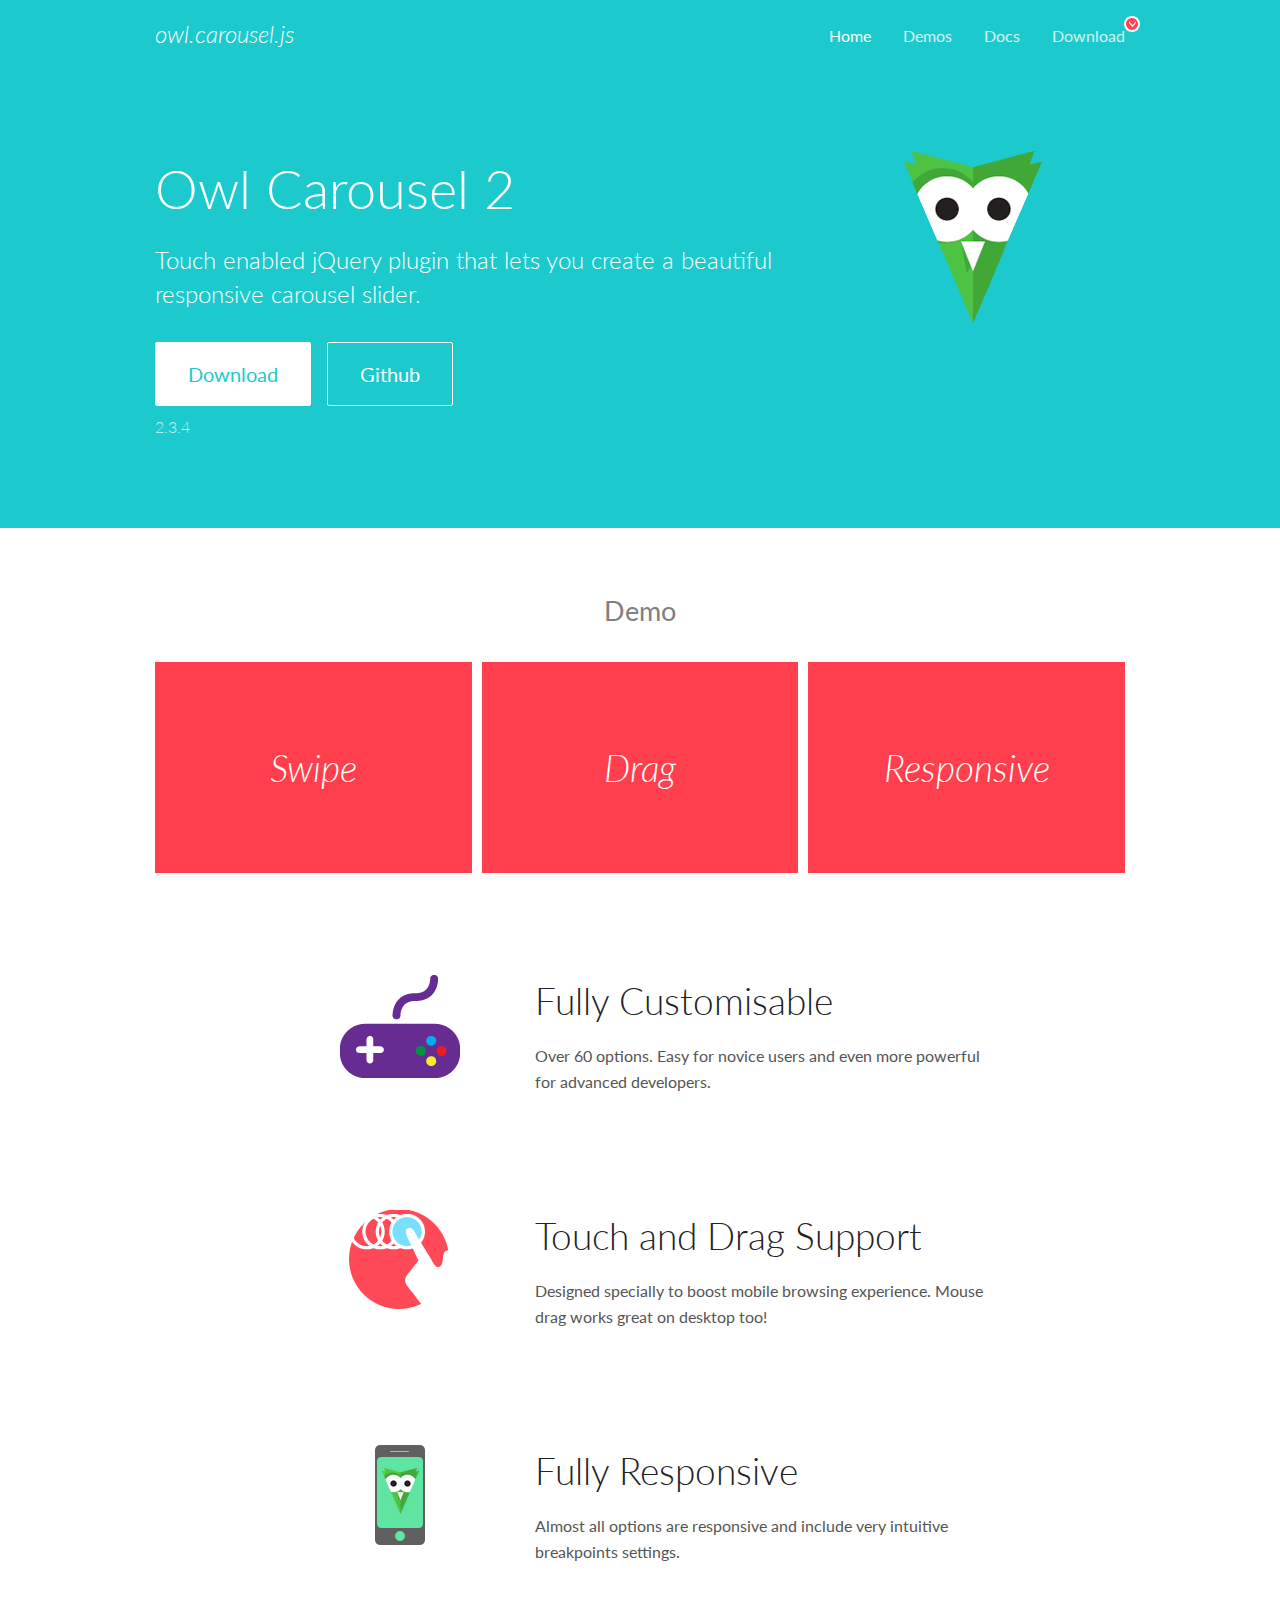
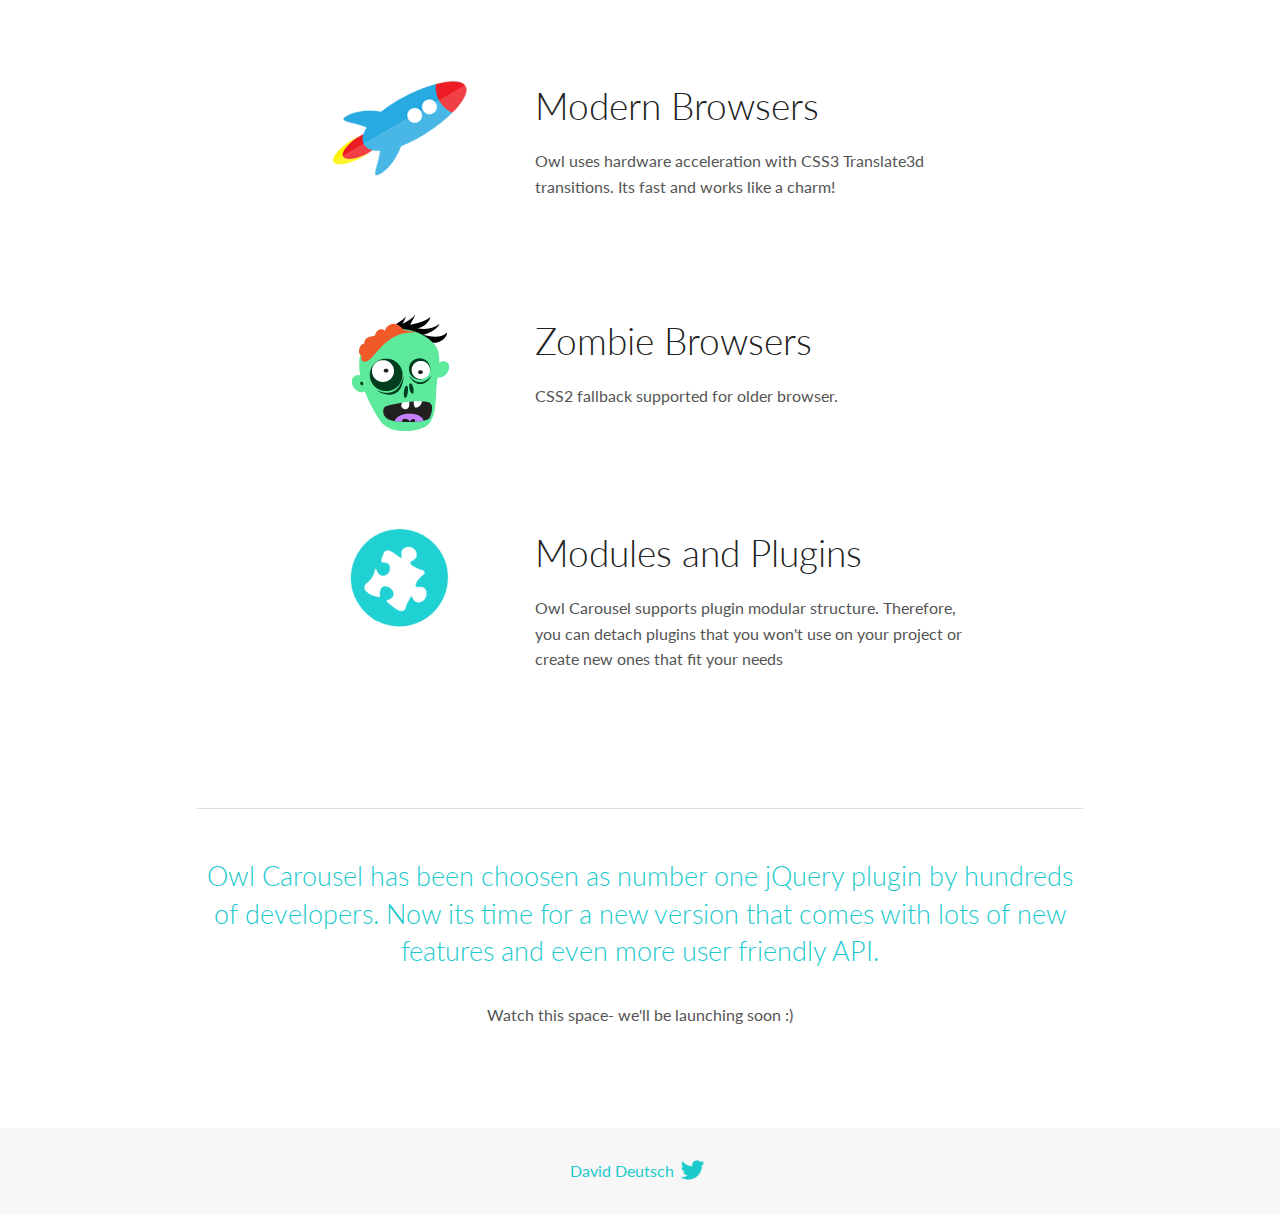
<file: OwlCarousel/docs/index.html>
<!DOCTYPE html>
<html lang="en">
  <head>

    <!-- head -->
    <meta charset="utf-8">
    <meta name="msapplication-tap-highlight" content="no" />
    <meta name="viewport" content="width=device-width, initial-scale=1.0" />
    <meta name="description" content="Touch enabled jQuery plugin that lets you create beautiful responsive carousel slider.">
    <meta name="author" content="David Deutsch">
    <title>
      Home | Owl Carousel | 2.3.4
    </title>

    <!-- Stylesheets -->
    <link href='https://fonts.googleapis.com/css?family=Lato:300,400,700,400italic,300italic' rel='stylesheet' type='text/css'>
    <link rel="stylesheet" href="assets/css/docs.theme.min.css">

    <!-- Owl Stylesheets -->
    <link rel="stylesheet" href="assets/owlcarousel/assets/owl.carousel.min.css">
    <link rel="stylesheet" href="assets/owlcarousel/assets/owl.theme.default.min.css">

    <!-- HTML5 shim and Respond.js IE8 support of HTML5 elements and media queries -->

    <!--[if lt IE 9]>
      <script src="https://oss.maxcdn.com/libs/html5shiv/3.7.0/html5shiv.js"></script>
      <script src="https://oss.maxcdn.com/libs/respond.js/1.3.0/respond.min.js"></script>
    <![endif]-->

    <!-- Favicons -->
    <link rel="apple-touch-icon-precomposed" sizes="144x144" href="assets/ico/apple-touch-icon-144-precomposed.png">
    <link rel="shortcut icon" href="assets/ico/favicon.png">
    <link rel="shortcut icon" href="favicon.ico">

    <!-- Yeah i know js should not be in header. Its required for demos.-->

    <!-- javascript -->
    <script src="assets/vendors/jquery.min.js"></script>
    <script src="assets/owlcarousel/owl.carousel.js"></script>
  </head>
  <body>

    <!-- header -->
    <header class="header">
      <div class="row">
        <div class="large-12 columns">
          <div class="brand left">
            <h3>
              <a href="/OwlCarousel2/">owl.carousel.js</a> 
            </h3>
          </div>
          <a id="toggle-nav" class="right">
            <span></span> <span></span> <span></span> 
          </a> 
          <div class="nav-bar">
            <ul class="clearfix">
              <li class="active">
                <a href="/OwlCarousel2/index.html">Home</a> 
              </li>
              <li> <a href="/OwlCarousel2/demos/demos.html">Demos</a>  </li>
              <li> <a href="/OwlCarousel2/docs/started-welcome.html">Docs</a>  </li>
              <li>
                <a href="https://github.com/OwlCarousel2/OwlCarousel2/archive/2.3.4.zip">Download</a> 
                <span class="download"></span> 
              </li>
            </ul>
          </div>
        </div>
      </div>
    </header>

    <!-- home panel -->
    <section id="hero">
      <div class="row">
        <div class="large-8 medium-8 columns">
          <h1>Owl Carousel 2</h1>
          <h4>Touch enabled jQuery plugin that lets you create a beautiful responsive carousel slider.</h4>
          <a href="https://github.com/OwlCarousel2/OwlCarousel2/archive/2.3.4.zip" class="hero-button">Download</a> 
          <a href="https://github.com/OwlCarousel2/OwlCarousel2" class="hero-button outline">Github</a> 
          <p>2.3.4</p>
        </div>
        <div class="large-4 medium-4 columns">
          <img class="owl-logo" src="assets/img/owl-logo.png" alt="mr. Owl">
        </div>
      </div>
    </section>

    <!-- body -->
    <div class="home-demo">
      <div class="row">
        <div class="large-12 columns">
          <h3>Demo</h3>
          <div class="owl-carousel">
            <div class="item">
              <h2>Swipe</h2>
            </div>
            <div class="item">
              <h2>Drag</h2>
            </div>
            <div class="item">
              <h2>Responsive</h2>
            </div>
            <div class="item">
              <h2>CSS3</h2>
            </div>
            <div class="item">
              <h2>Fast</h2>
            </div>
            <div class="item">
              <h2>Easy</h2>
            </div>
            <div class="item">
              <h2>Free</h2>
            </div>
            <div class="item">
              <h2>Upgradable</h2>
            </div>
            <div class="item">
              <h2>Tons of options</h2>
            </div>
            <div class="item">
              <h2>Infinity</h2>
            </div>
            <div class="item">
              <h2>Auto Width</h2>
            </div>
          </div>
        </div>
      </div>
    </div>
    <script>
      var owl = $('.owl-carousel');
      owl.owlCarousel({
        margin: 10,
        loop: true,
        responsive: {
          0: {
            items: 1
          },
          600: {
            items: 2
          },
          1000: {
            items: 3
          }
        }
      })
    </script>

    <!-- features -->
    <div id="features">
      <div class="row">
        <div class="small-12 medium-9 small-centered columns">
          <section class="row feature">
            <div class="medium-4 small-12 columns">
              <img src="assets/img/feature-options.png" alt="">
            </div>
            <div class="medium-8 small-12 columns">
              <h2>Fully Customisable</h2>
              <p>Over 60 options. Easy for novice users and even more powerful for advanced developers.</p>
            </div>
          </section>
          <section class="row feature">
            <div class="medium-4 small-12 columns">
              <img src="assets/img/feature-drag.png" alt="">
            </div>
            <div class="medium-8 small-12 columns">
              <h2>Touch and Drag Support</h2>
              <p>Designed specially to boost mobile browsing experience. Mouse drag works great on desktop too!</p>
            </div>
          </section>
          <section class="row feature">
            <div class="medium-4 small-12 columns">
              <img src="assets/img/feature-responsive.png" alt="">
            </div>
            <div class="medium-8 small-12 columns">
              <h2>Fully Responsive</h2>
              <p>Almost all options are responsive and include very intuitive breakpoints settings.</p>
            </div>
          </section>
          <section class="row feature">
            <div class="medium-4 small-12 columns">
              <img src="assets/img/feature-modern.png" alt="">
            </div>
            <div class="medium-8 small-12 columns">
              <h2>Modern Browsers</h2>
              <p>Owl uses hardware acceleration with CSS3 Translate3d transitions. Its fast and works like a charm! </p>
            </div>
          </section>
          <section class="row feature">
            <div class="medium-4 small-12 columns">
              <img src="assets/img/feature-zombie.png" alt="">
            </div>
            <div class="medium-8 small-12 columns">
              <h2>Zombie Browsers</h2>
              <p>CSS2 fallback supported for older browser.</p>
            </div>
          </section>
          <section class="row feature">
            <div class="medium-4 small-12 columns">
              <img src="assets/img/feature-module.png" alt="">
            </div>
            <div class="medium-8 small-12 columns">
              <h2>Modules and Plugins</h2>
              <p>Owl Carousel supports plugin modular structure. Therefore, you can detach plugins that you won&#x27;t use on your project or create new ones that fit your needs</p>
            </div>
          </section>
        </div>
      </div>
    </div>

    <!-- footer -->
    <section id="teaser-text">
      <div class="row">
        <div class="small-12 medium-11 small-centered columns">
          <hr>
          <h3 id="owl-carousel-has-been-choosen-as-number-one-jquery-plugin-by-hundreds-of-developers-now-its-time-for-a-new-version-that-comes-with-lots-of-new-features-and-even-more-user-friendly-api-">Owl Carousel has been choosen as number one jQuery plugin by hundreds of developers. Now its time for a new version that comes with lots of new features and even more user friendly API.</h3>
          <p>Watch this space- we&#39;ll be launching soon :)</p>
        </div>
      </div>
    </section>

    <!-- footer -->
    <footer class="footer">
      <div class="row">
        <div class="large-12 columns">
          <h5>
            <a href="/OwlCarousel2/docs/support-contact.html">David Deutsch</a> 
            <a id="custom-tweet-button" href="https://twitter.com/share?url=https://github.com/OwlCarousel2/OwlCarousel2&text=Owl Carousel - This is so awesome! " target="_blank"></a> 
          </h5>
        </div>
      </div>
    </footer>

    <!-- vendors -->
    <script src="assets/vendors/highlight.js"></script>
    <script src="assets/js/app.js"></script>
  </body>
</html>
</file>
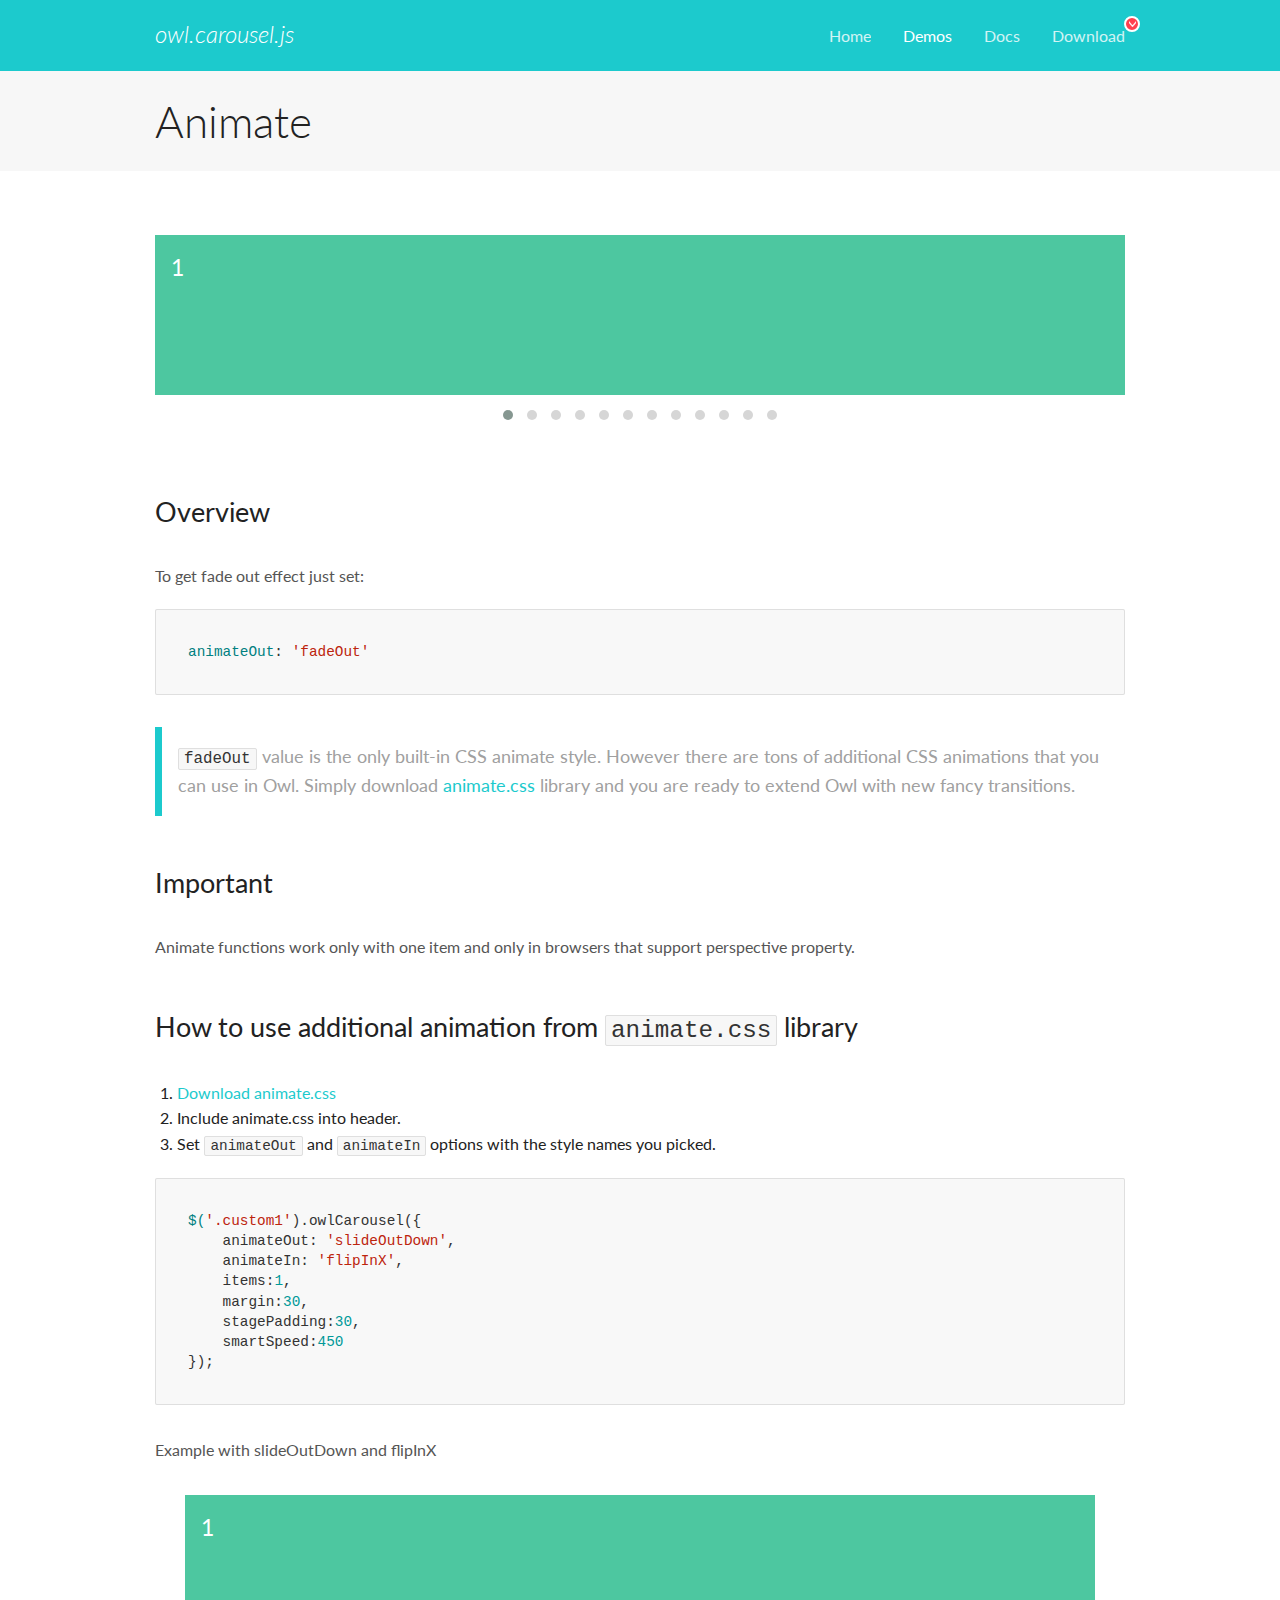
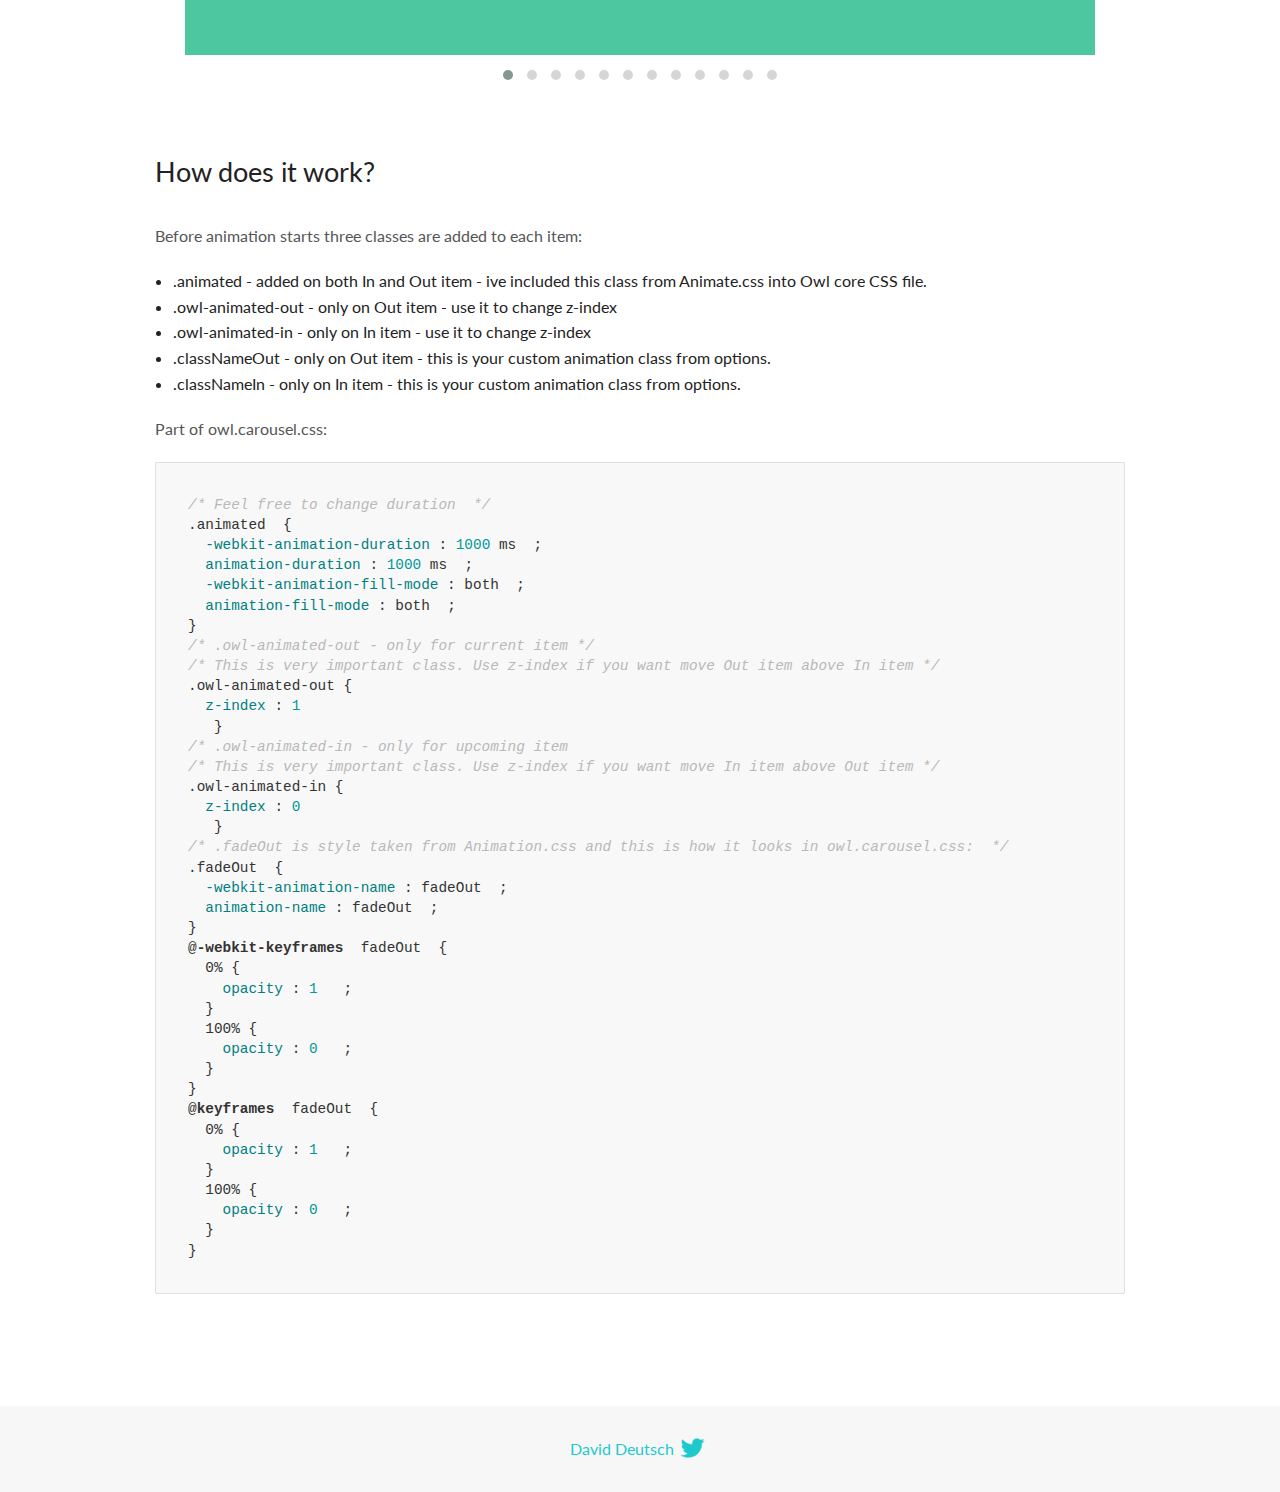
<file: OwlCarousel/docs/demos/animate.html>
<!DOCTYPE html>
<html lang="en">
  <head>

    <!-- head -->
    <meta charset="utf-8">
    <meta name="msapplication-tap-highlight" content="no" />
    <meta name="viewport" content="width=device-width, initial-scale=1.0" />
    <meta name="description" content="Animate carousel">
    <meta name="author" content="David Deutsch">
    <title>
      Animate Demo | Owl Carousel | 2.3.4
    </title>

    <!-- Stylesheets -->
    <link href='https://fonts.googleapis.com/css?family=Lato:300,400,700,400italic,300italic' rel='stylesheet' type='text/css'>
    <link rel="stylesheet" href="../assets/css/docs.theme.min.css">

    <!-- Owl Stylesheets -->
    <link rel="stylesheet" href="../assets/owlcarousel/assets/owl.carousel.min.css">
    <link rel="stylesheet" href="../assets/owlcarousel/assets/owl.theme.default.min.css">

    <!-- HTML5 shim and Respond.js IE8 support of HTML5 elements and media queries -->

    <!--[if lt IE 9]>
      <script src="https://oss.maxcdn.com/libs/html5shiv/3.7.0/html5shiv.js"></script>
      <script src="https://oss.maxcdn.com/libs/respond.js/1.3.0/respond.min.js"></script>
    <![endif]-->

    <!-- Favicons -->
    <link rel="apple-touch-icon-precomposed" sizes="144x144" href="../assets/ico/apple-touch-icon-144-precomposed.png">
    <link rel="shortcut icon" href="../assets/ico/favicon.png">
    <link rel="shortcut icon" href="favicon.ico">

    <!-- Yeah i know js should not be in header. Its required for demos.-->

    <!-- javascript -->
    <script src="../assets/vendors/jquery.min.js"></script>
    <script src="../assets/owlcarousel/owl.carousel.js"></script>
  </head>
  <body>

    <!-- header -->
    <header class="header">
      <div class="row">
        <div class="large-12 columns">
          <div class="brand left">
            <h3>
              <a href="/OwlCarousel2/">owl.carousel.js</a> 
            </h3>
          </div>
          <a id="toggle-nav" class="right">
            <span></span> <span></span> <span></span> 
          </a> 
          <div class="nav-bar">
            <ul class="clearfix">
              <li> <a href="/OwlCarousel2/index.html">Home</a>  </li>
              <li class="active">
                <a href="/OwlCarousel2/demos/demos.html">Demos</a> 
              </li>
              <li> <a href="/OwlCarousel2/docs/started-welcome.html">Docs</a>  </li>
              <li>
                <a href="https://github.com/OwlCarousel2/OwlCarousel2/archive/2.3.4.zip">Download</a> 
                <span class="download"></span> 
              </li>
            </ul>
          </div>
        </div>
      </div>
    </header>

    <!-- title -->
    <section class="title">
      <div class="row">
        <div class="large-12 columns">
          <h1>Animate</h1>
        </div>
      </div>
    </section>

    <!--  Demos -->
    <section id="demos">
      <div class="row">
        <div class="large-12 columns">
          <div class="fadeOut owl-carousel owl-theme">
            <div class="item">
              <h4>1</h4>
            </div>
            <div class="item">
              <h4>2</h4>
            </div>
            <div class="item">
              <h4>3</h4>
            </div>
            <div class="item">
              <h4>4</h4>
            </div>
            <div class="item">
              <h4>5</h4>
            </div>
            <div class="item">
              <h4>6</h4>
            </div>
            <div class="item">
              <h4>7</h4>
            </div>
            <div class="item">
              <h4>8</h4>
            </div>
            <div class="item">
              <h4>9</h4>
            </div>
            <div class="item">
              <h4>10</h4>
            </div>
            <div class="item">
              <h4>11</h4>
            </div>
            <div class="item">
              <h4>12</h4>
            </div>
          </div>
          <h3 id="overview">Overview</h3>
          <p>To get fade out effect just set:</p>
          <pre><code>animateOut: &#39;fadeOut&#39;</code></pre>
          <blockquote>
            <p><code>fadeOut</code> value is the only built-in CSS animate style. However there are tons of additional CSS animations that you can use in Owl. Simply download
              <a href="https://daneden.github.io/animate.css/">animate.css</a>  library and you are ready to extend Owl with new fancy transitions.</p>
          </blockquote>
          <h3 id="important">Important</h3>
          <p>Animate functions work only with one item and only in browsers that support perspective property.</p>
          <h3 id="how-to-use-additional-animation-from-animate-css-library">How to use additional animation from <code>animate.css</code> library</h3>
          <ol>
            <li> <a href="https://daneden.github.io/animate.css/">Download animate.css</a>  </li>
            <li>Include animate.css into header.</li>
            <li>Set <code>animateOut</code> and <code>animateIn</code> options with the style names you picked.</li>
          </ol>
          <pre><code>$(&#39;.custom1&#39;).owlCarousel({
    animateOut: &#39;slideOutDown&#39;,
    animateIn: &#39;flipInX&#39;,
    items:1,
    margin:30,
    stagePadding:30,
    smartSpeed:450
});</code></pre>
          <p>Example with slideOutDown and flipInX</p>
          <div class="custom1 owl-carousel owl-theme">
            <div class="item">
              <h4>1</h4>
            </div>
            <div class="item">
              <h4>2</h4>
            </div>
            <div class="item">
              <h4>3</h4>
            </div>
            <div class="item">
              <h4>4</h4>
            </div>
            <div class="item">
              <h4>5</h4>
            </div>
            <div class="item">
              <h4>6</h4>
            </div>
            <div class="item">
              <h4>7</h4>
            </div>
            <div class="item">
              <h4>8</h4>
            </div>
            <div class="item">
              <h4>9</h4>
            </div>
            <div class="item">
              <h4>10</h4>
            </div>
            <div class="item">
              <h4>11</h4>
            </div>
            <div class="item">
              <h4>12</h4>
            </div>
          </div>
          <h3 id="how-does-it-work-">How does it work?</h3>
          <p>Before animation starts three classes are added to each item:</p>
          <ul>
            <li>.animated - added on both In and Out item - ive included this class from Animate.css into Owl core CSS file.</li>
            <li>.owl-animated-out - only on Out item - use it to change z-index</li>
            <li>.owl-animated-in - only on In item - use it to change z-index</li>
            <li>.classNameOut - only on Out item - this is your custom animation class from options.</li>
            <li>.classNameIn - only on In item - this is your custom animation class from options.</li>
          </ul>
          <p>Part of owl.carousel.css:</p>
          <pre><code class="language-css"><span class="comment">/* Feel free to change duration  */</span> 
<span class="class">.animated</span>  <span class="rules">{
  <span class="rule"><span class="attribute">-webkit-animation-duration</span> :<span class="value"> <span class="number">1000</span> ms</span> </span> ;
  <span class="rule"><span class="attribute">animation-duration</span> :<span class="value"> <span class="number">1000</span> ms</span> </span> ;
  <span class="rule"><span class="attribute">-webkit-animation-fill-mode</span> :<span class="value"> both</span> </span> ;
  <span class="rule"><span class="attribute">animation-fill-mode</span> :<span class="value"> both</span> </span> ;
<span class="rule">}</span> </span> 
<span class="comment">/* .owl-animated-out - only for current item */</span> 
<span class="comment">/* This is very important class. Use z-index if you want move Out item above In item */</span> 
<span class="class">.owl-animated-out</span> <span class="rules">{
  <span class="rule"><span class="attribute">z-index</span> :<span class="value"> <span class="number">1</span> 
</span> </span> </span> }
<span class="comment">/* .owl-animated-in - only for upcoming item
/* This is very important class. Use z-index if you want move In item above Out item */</span> 
<span class="class">.owl-animated-in</span> <span class="rules">{
  <span class="rule"><span class="attribute">z-index</span> :<span class="value"> <span class="number">0</span> 
</span> </span> </span> }
<span class="comment">/* .fadeOut is style taken from Animation.css and this is how it looks in owl.carousel.css:  */</span> 
<span class="class">.fadeOut</span>  <span class="rules">{
  <span class="rule"><span class="attribute">-webkit-animation-name</span> :<span class="value"> fadeOut</span> </span> ;
  <span class="rule"><span class="attribute">animation-name</span> :<span class="value"> fadeOut</span> </span> ;
<span class="rule">}</span> </span> 
<span class="at_rule">@<span class="keyword">-webkit-keyframes</span>  fadeOut </span> {
  0% <span class="rules">{
    <span class="rule"><span class="attribute">opacity</span> :<span class="value"> <span class="number">1</span> </span> </span> ;
  <span class="rule">}</span> </span> 
  100% <span class="rules">{
    <span class="rule"><span class="attribute">opacity</span> :<span class="value"> <span class="number">0</span> </span> </span> ;
  <span class="rule">}</span> </span> 
}
<span class="at_rule">@<span class="keyword">keyframes</span>  fadeOut </span> {
  0% <span class="rules">{
    <span class="rule"><span class="attribute">opacity</span> :<span class="value"> <span class="number">1</span> </span> </span> ;
  <span class="rule">}</span> </span> 
  100% <span class="rules">{
    <span class="rule"><span class="attribute">opacity</span> :<span class="value"> <span class="number">0</span> </span> </span> ;
  <span class="rule">}</span> </span> 
}</code></pre>
          <link rel="stylesheet" href="../assets/css/animate.css">
          <script>
            jQuery(document).ready(function($) {
              $('.fadeOut').owlCarousel({
                items: 1,
                animateOut: 'fadeOut',
                loop: true,
                margin: 10,
              });
              $('.custom1').owlCarousel({
                animateOut: 'slideOutDown',
                animateIn: 'flipInX',
                items: 1,
                margin: 30,
                stagePadding: 30,
                smartSpeed: 450
              });
            });
          </script>
        </div>
      </div>
    </section>

    <!-- footer -->
    <footer class="footer">
      <div class="row">
        <div class="large-12 columns">
          <h5>
            <a href="/OwlCarousel2/docs/support-contact.html">David Deutsch</a> 
            <a id="custom-tweet-button" href="https://twitter.com/share?url=https://github.com/OwlCarousel2/OwlCarousel2&text=Owl Carousel - This is so awesome! " target="_blank"></a> 
          </h5>
        </div>
      </div>
    </footer>

    <!-- vendors -->
    <script src="../assets/vendors/highlight.js"></script>
    <script src="../assets/js/app.js"></script>
  </body>
</html>
</file>
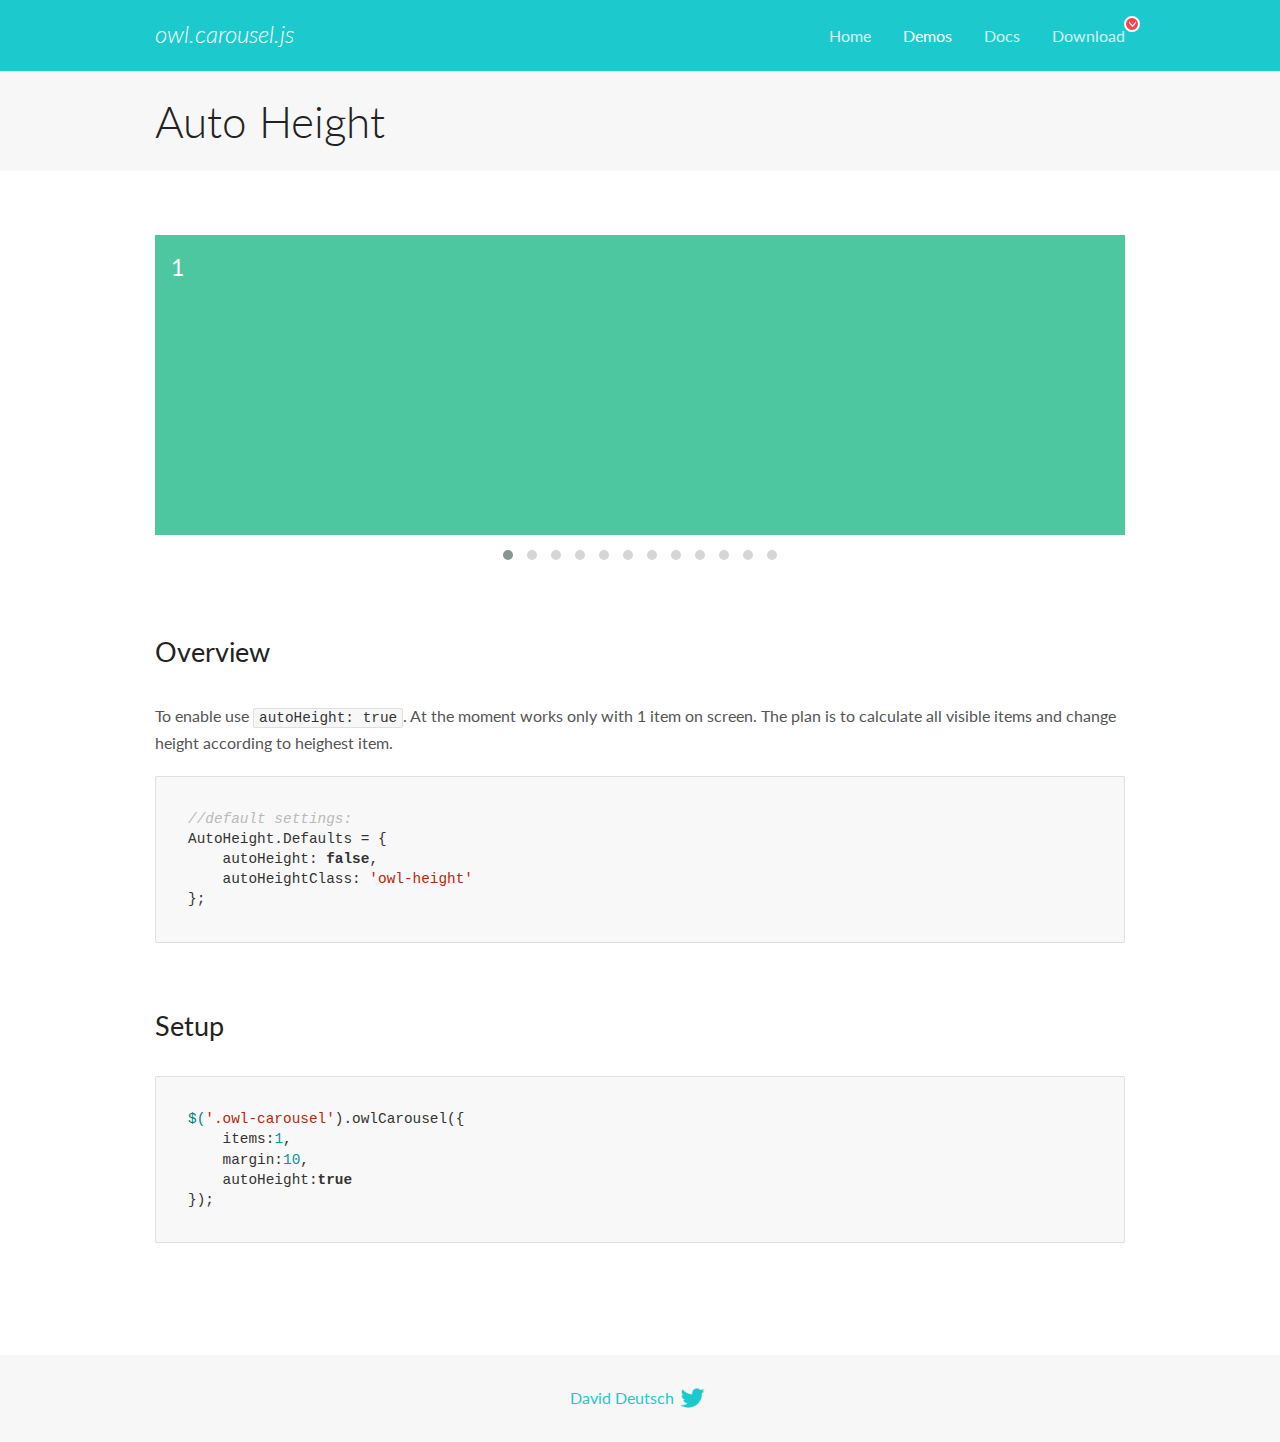
<file: OwlCarousel/docs/demos/autoheight.html>
<!DOCTYPE html>
<html lang="en">
  <head>

    <!-- head -->
    <meta charset="utf-8">
    <meta name="msapplication-tap-highlight" content="no" />
    <meta name="viewport" content="width=device-width, initial-scale=1.0" />
    <meta name="description" content="autoHeight usage demo">
    <meta name="author" content="David Deutsch">
    <title>
      Auto Height Demo | Owl Carousel | 2.3.4
    </title>

    <!-- Stylesheets -->
    <link href='https://fonts.googleapis.com/css?family=Lato:300,400,700,400italic,300italic' rel='stylesheet' type='text/css'>
    <link rel="stylesheet" href="../assets/css/docs.theme.min.css">

    <!-- Owl Stylesheets -->
    <link rel="stylesheet" href="../assets/owlcarousel/assets/owl.carousel.min.css">
    <link rel="stylesheet" href="../assets/owlcarousel/assets/owl.theme.default.min.css">

    <!-- HTML5 shim and Respond.js IE8 support of HTML5 elements and media queries -->

    <!--[if lt IE 9]>
      <script src="https://oss.maxcdn.com/libs/html5shiv/3.7.0/html5shiv.js"></script>
      <script src="https://oss.maxcdn.com/libs/respond.js/1.3.0/respond.min.js"></script>
    <![endif]-->

    <!-- Favicons -->
    <link rel="apple-touch-icon-precomposed" sizes="144x144" href="../assets/ico/apple-touch-icon-144-precomposed.png">
    <link rel="shortcut icon" href="../assets/ico/favicon.png">
    <link rel="shortcut icon" href="favicon.ico">

    <!-- Yeah i know js should not be in header. Its required for demos.-->

    <!-- javascript -->
    <script src="../assets/vendors/jquery.min.js"></script>
    <script src="../assets/owlcarousel/owl.carousel.js"></script>
  </head>
  <body>

    <!-- header -->
    <header class="header">
      <div class="row">
        <div class="large-12 columns">
          <div class="brand left">
            <h3>
              <a href="/OwlCarousel2/">owl.carousel.js</a> 
            </h3>
          </div>
          <a id="toggle-nav" class="right">
            <span></span> <span></span> <span></span> 
          </a> 
          <div class="nav-bar">
            <ul class="clearfix">
              <li> <a href="/OwlCarousel2/index.html">Home</a>  </li>
              <li class="active">
                <a href="/OwlCarousel2/demos/demos.html">Demos</a> 
              </li>
              <li> <a href="/OwlCarousel2/docs/started-welcome.html">Docs</a>  </li>
              <li>
                <a href="https://github.com/OwlCarousel2/OwlCarousel2/archive/2.3.4.zip">Download</a> 
                <span class="download"></span> 
              </li>
            </ul>
          </div>
        </div>
      </div>
    </header>

    <!-- title -->
    <section class="title">
      <div class="row">
        <div class="large-12 columns">
          <h1>Auto Height</h1>
        </div>
      </div>
    </section>

    <!--  Demos -->
    <section id="demos">
      <div class="row">
        <div class="large-12 columns">
          <div class="owl-carousel owl-theme">
            <div class="item" style="height:300px">
              <h4>1</h4>
            </div>
            <div class="item" style="height:100px">
              <h4>2</h4>
            </div>
            <div class="item" style="height:500px">
              <h4>3</h4>
            </div>
            <div class="item" style="height:250px">
              <h4>4</h4>
            </div>
            <div class="item" style="height:400px">
              <h4>5</h4>
            </div>
            <div class="item" style="height:500px">
              <h4>6</h4>
            </div>
            <div class="item" style="height:600px">
              <h4>7</h4>
            </div>
            <div class="item" style="height:400px">
              <h4>8</h4>
            </div>
            <div class="item" style="height:300px">
              <h4>9</h4>
            </div>
            <div class="item" style="height:350px">
              <h4>10</h4>
            </div>
            <div class="item" style="height:200px">
              <h4>11</h4>
            </div>
            <div class="item" style="height:150px">
              <h4>12</h4>
            </div>
          </div>
          <h3 id="overview">Overview</h3>
          <p>To enable use <code>autoHeight: true</code>. At the moment works only with 1 item on screen. The plan is to calculate all visible items and change height according to heighest item.</p>
          <pre><code>//default settings:
AutoHeight.Defaults = {
    autoHeight: false,
    autoHeightClass: &#39;owl-height&#39;
};</code></pre>
          <h3 id="setup">Setup</h3>
          <pre><code>$(&#39;.owl-carousel&#39;).owlCarousel({
    items:1,
    margin:10,
    autoHeight:true
});</code></pre>
          <script>
            $(document).ready(function() {
              $('.owl-carousel').owlCarousel({
                items: 1,
                margin: 10,
                autoHeight: true
              });
            })
          </script>
        </div>
      </div>
    </section>

    <!-- footer -->
    <footer class="footer">
      <div class="row">
        <div class="large-12 columns">
          <h5>
            <a href="/OwlCarousel2/docs/support-contact.html">David Deutsch</a> 
            <a id="custom-tweet-button" href="https://twitter.com/share?url=https://github.com/OwlCarousel2/OwlCarousel2&text=Owl Carousel - This is so awesome! " target="_blank"></a> 
          </h5>
        </div>
      </div>
    </footer>

    <!-- vendors -->
    <script src="../assets/vendors/highlight.js"></script>
    <script src="../assets/js/app.js"></script>
  </body>
</html>
</file>
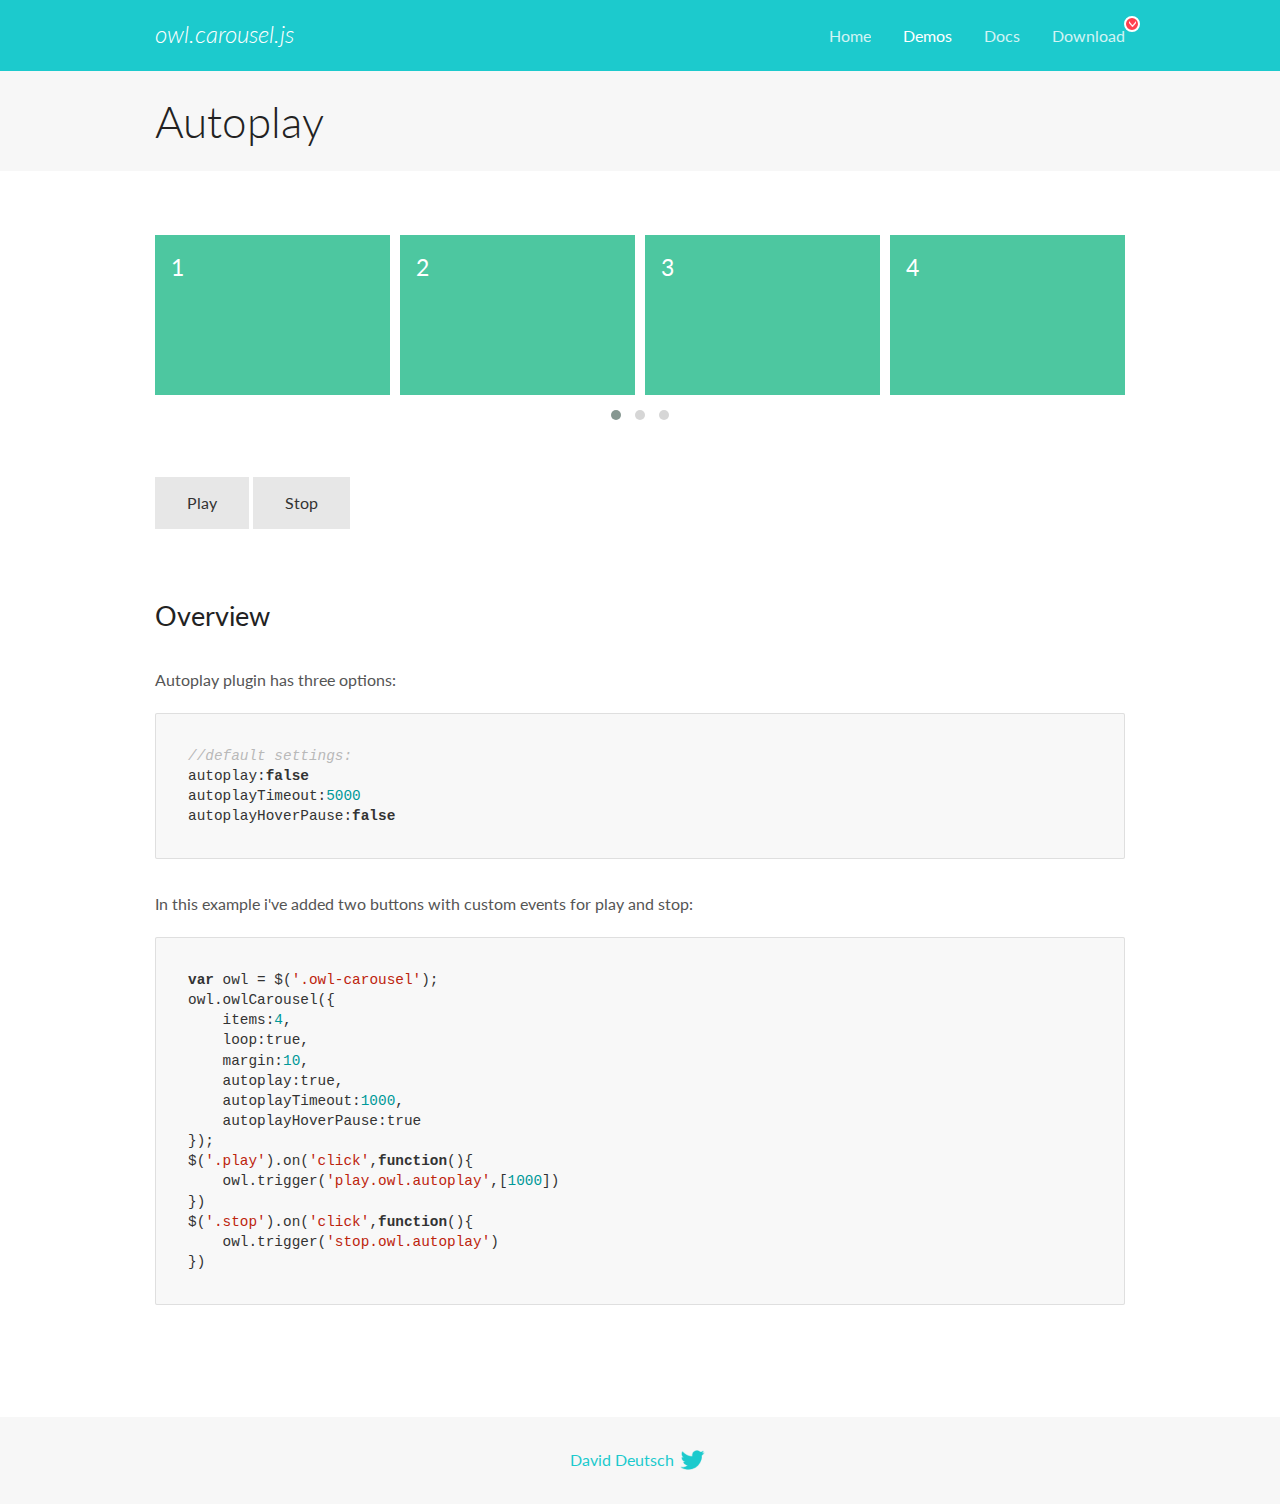
<file: OwlCarousel/docs/demos/autoplay.html>
<!DOCTYPE html>
<html lang="en">
  <head>

    <!-- head -->
    <meta charset="utf-8">
    <meta name="msapplication-tap-highlight" content="no" />
    <meta name="viewport" content="width=device-width, initial-scale=1.0" />
    <meta name="description" content="Autoplay usage demo">
    <meta name="author" content="David Deutsch">
    <title>
      Autoplay Demo | Owl Carousel | 2.3.4
    </title>

    <!-- Stylesheets -->
    <link href='https://fonts.googleapis.com/css?family=Lato:300,400,700,400italic,300italic' rel='stylesheet' type='text/css'>
    <link rel="stylesheet" href="../assets/css/docs.theme.min.css">

    <!-- Owl Stylesheets -->
    <link rel="stylesheet" href="../assets/owlcarousel/assets/owl.carousel.min.css">
    <link rel="stylesheet" href="../assets/owlcarousel/assets/owl.theme.default.min.css">

    <!-- HTML5 shim and Respond.js IE8 support of HTML5 elements and media queries -->

    <!--[if lt IE 9]>
      <script src="https://oss.maxcdn.com/libs/html5shiv/3.7.0/html5shiv.js"></script>
      <script src="https://oss.maxcdn.com/libs/respond.js/1.3.0/respond.min.js"></script>
    <![endif]-->

    <!-- Favicons -->
    <link rel="apple-touch-icon-precomposed" sizes="144x144" href="../assets/ico/apple-touch-icon-144-precomposed.png">
    <link rel="shortcut icon" href="../assets/ico/favicon.png">
    <link rel="shortcut icon" href="favicon.ico">

    <!-- Yeah i know js should not be in header. Its required for demos.-->

    <!-- javascript -->
    <script src="../assets/vendors/jquery.min.js"></script>
    <script src="../assets/owlcarousel/owl.carousel.js"></script>
  </head>
  <body>

    <!-- header -->
    <header class="header">
      <div class="row">
        <div class="large-12 columns">
          <div class="brand left">
            <h3>
              <a href="/OwlCarousel2/">owl.carousel.js</a> 
            </h3>
          </div>
          <a id="toggle-nav" class="right">
            <span></span> <span></span> <span></span> 
          </a> 
          <div class="nav-bar">
            <ul class="clearfix">
              <li> <a href="/OwlCarousel2/index.html">Home</a>  </li>
              <li class="active">
                <a href="/OwlCarousel2/demos/demos.html">Demos</a> 
              </li>
              <li> <a href="/OwlCarousel2/docs/started-welcome.html">Docs</a>  </li>
              <li>
                <a href="https://github.com/OwlCarousel2/OwlCarousel2/archive/2.3.4.zip">Download</a> 
                <span class="download"></span> 
              </li>
            </ul>
          </div>
        </div>
      </div>
    </header>

    <!-- title -->
    <section class="title">
      <div class="row">
        <div class="large-12 columns">
          <h1>Autoplay</h1>
        </div>
      </div>
    </section>

    <!--  Demos -->
    <section id="demos">
      <div class="row">
        <div class="large-12 columns">
          <div class="owl-carousel owl-theme">
            <div class="item">
              <h4>1</h4>
            </div>
            <div class="item">
              <h4>2</h4>
            </div>
            <div class="item">
              <h4>3</h4>
            </div>
            <div class="item">
              <h4>4</h4>
            </div>
            <div class="item">
              <h4>5</h4>
            </div>
            <div class="item">
              <h4>6</h4>
            </div>
            <div class="item">
              <h4>7</h4>
            </div>
            <div class="item">
              <h4>8</h4>
            </div>
            <div class="item">
              <h4>9</h4>
            </div>
            <div class="item">
              <h4>10</h4>
            </div>
            <div class="item">
              <h4>11</h4>
            </div>
            <div class="item">
              <h4>12</h4>
            </div>
          </div>
          <a class="button secondary play">Play</a> 
          <a class="button secondary stop">Stop</a> 
          <h3 id="overview">Overview</h3>
          <p>Autoplay plugin has three options:</p>
          <pre><code>//default settings:
autoplay:false
autoplayTimeout:5000
autoplayHoverPause:false</code></pre>
          <p>In this example i&#39;ve added two buttons with custom events for play and stop:</p>
          <pre><code>var owl = $(&#39;.owl-carousel&#39;);
owl.owlCarousel({
    items:4,
    loop:true,
    margin:10,
    autoplay:true,
    autoplayTimeout:1000,
    autoplayHoverPause:true
});
$(&#39;.play&#39;).on(&#39;click&#39;,function(){
    owl.trigger(&#39;play.owl.autoplay&#39;,[1000])
})
$(&#39;.stop&#39;).on(&#39;click&#39;,function(){
    owl.trigger(&#39;stop.owl.autoplay&#39;)
})</code></pre>
          <script>
            $(document).ready(function() {
              var owl = $('.owl-carousel');
              owl.owlCarousel({
                items: 4,
                loop: true,
                margin: 10,
                autoplay: true,
                autoplayTimeout: 1000,
                autoplayHoverPause: true
              });
              $('.play').on('click', function() {
                owl.trigger('play.owl.autoplay', [1000])
              })
              $('.stop').on('click', function() {
                owl.trigger('stop.owl.autoplay')
              })
            })
          </script>
        </div>
      </div>
    </section>

    <!-- footer -->
    <footer class="footer">
      <div class="row">
        <div class="large-12 columns">
          <h5>
            <a href="/OwlCarousel2/docs/support-contact.html">David Deutsch</a> 
            <a id="custom-tweet-button" href="https://twitter.com/share?url=https://github.com/OwlCarousel2/OwlCarousel2&text=Owl Carousel - This is so awesome! " target="_blank"></a> 
          </h5>
        </div>
      </div>
    </footer>

    <!-- vendors -->
    <script src="../assets/vendors/highlight.js"></script>
    <script src="../assets/js/app.js"></script>
  </body>
</html>
</file>
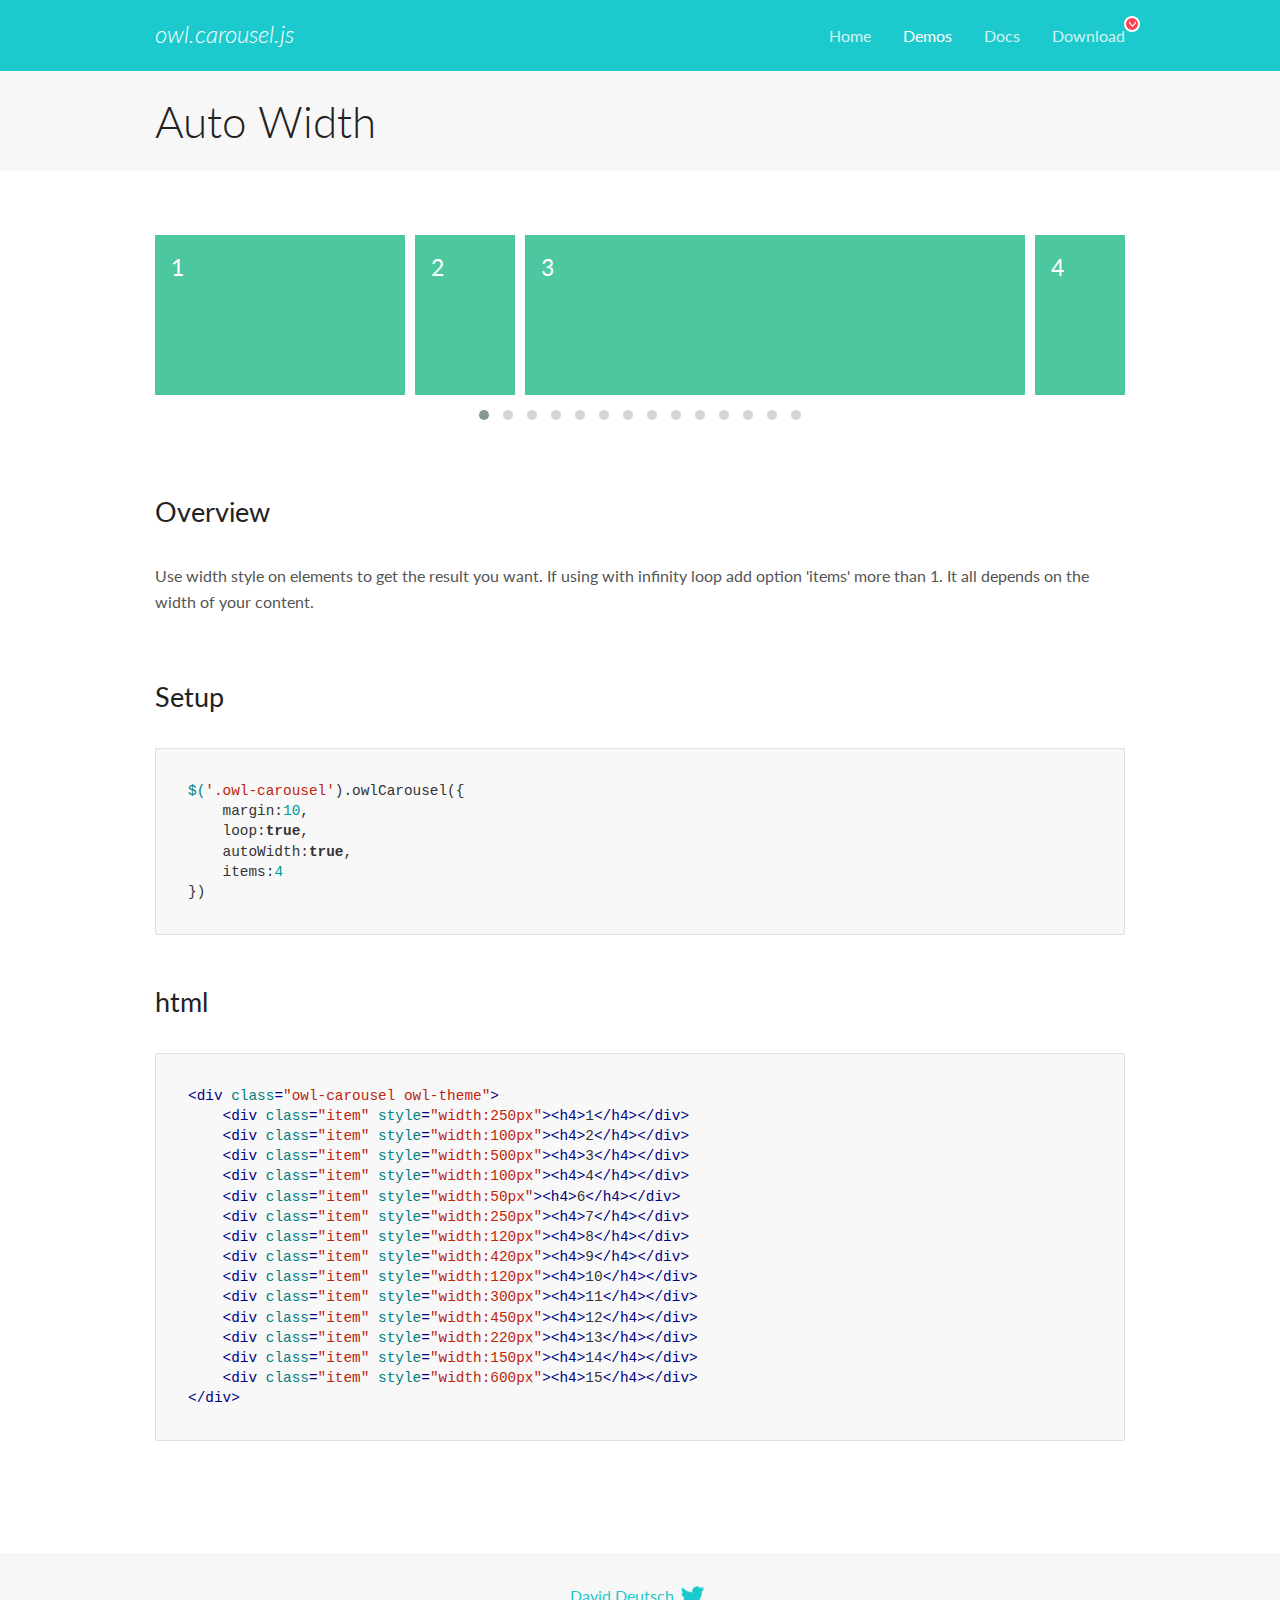
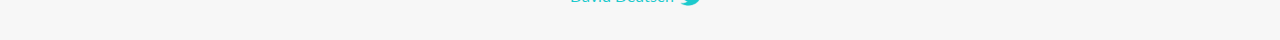
<file: OwlCarousel/docs/demos/autowidth.html>
<!DOCTYPE html>
<html lang="en">
  <head>

    <!-- head -->
    <meta charset="utf-8">
    <meta name="msapplication-tap-highlight" content="no" />
    <meta name="viewport" content="width=device-width, initial-scale=1.0" />
    <meta name="description" content="Auto Width">
    <meta name="author" content="David Deutsch">
    <title>
      Auto Width Demo | Owl Carousel | 2.3.4
    </title>

    <!-- Stylesheets -->
    <link href='https://fonts.googleapis.com/css?family=Lato:300,400,700,400italic,300italic' rel='stylesheet' type='text/css'>
    <link rel="stylesheet" href="../assets/css/docs.theme.min.css">

    <!-- Owl Stylesheets -->
    <link rel="stylesheet" href="../assets/owlcarousel/assets/owl.carousel.min.css">
    <link rel="stylesheet" href="../assets/owlcarousel/assets/owl.theme.default.min.css">

    <!-- HTML5 shim and Respond.js IE8 support of HTML5 elements and media queries -->

    <!--[if lt IE 9]>
      <script src="https://oss.maxcdn.com/libs/html5shiv/3.7.0/html5shiv.js"></script>
      <script src="https://oss.maxcdn.com/libs/respond.js/1.3.0/respond.min.js"></script>
    <![endif]-->

    <!-- Favicons -->
    <link rel="apple-touch-icon-precomposed" sizes="144x144" href="../assets/ico/apple-touch-icon-144-precomposed.png">
    <link rel="shortcut icon" href="../assets/ico/favicon.png">
    <link rel="shortcut icon" href="favicon.ico">

    <!-- Yeah i know js should not be in header. Its required for demos.-->

    <!-- javascript -->
    <script src="../assets/vendors/jquery.min.js"></script>
    <script src="../assets/owlcarousel/owl.carousel.js"></script>
  </head>
  <body>

    <!-- header -->
    <header class="header">
      <div class="row">
        <div class="large-12 columns">
          <div class="brand left">
            <h3>
              <a href="/OwlCarousel2/">owl.carousel.js</a> 
            </h3>
          </div>
          <a id="toggle-nav" class="right">
            <span></span> <span></span> <span></span> 
          </a> 
          <div class="nav-bar">
            <ul class="clearfix">
              <li> <a href="/OwlCarousel2/index.html">Home</a>  </li>
              <li class="active">
                <a href="/OwlCarousel2/demos/demos.html">Demos</a> 
              </li>
              <li> <a href="/OwlCarousel2/docs/started-welcome.html">Docs</a>  </li>
              <li>
                <a href="https://github.com/OwlCarousel2/OwlCarousel2/archive/2.3.4.zip">Download</a> 
                <span class="download"></span> 
              </li>
            </ul>
          </div>
        </div>
      </div>
    </header>

    <!-- title -->
    <section class="title">
      <div class="row">
        <div class="large-12 columns">
          <h1>Auto Width</h1>
        </div>
      </div>
    </section>

    <!--  Demos -->
    <section id="demos">
      <div class="row">
        <div class="large-12 columns">
          <div class="owl-carousel owl-theme">
            <div class="item" style="width:250px">
              <h4>1</h4>
            </div>
            <div class="item" style="width:100px">
              <h4>2</h4>
            </div>
            <div class="item" style="width:500px">
              <h4>3</h4>
            </div>
            <div class="item" style="width:100px">
              <h4>4</h4>
            </div>
            <div class="item" style="width:50px">
              <h4>6</h4>
            </div>
            <div class="item" style="width:250px">
              <h4>7</h4>
            </div>
            <div class="item" style="width:120px">
              <h4>8</h4>
            </div>
            <div class="item" style="width:420px">
              <h4>9</h4>
            </div>
            <div class="item" style="width:120px">
              <h4>10</h4>
            </div>
            <div class="item" style="width:300px">
              <h4>11</h4>
            </div>
            <div class="item" style="width:450px">
              <h4>12</h4>
            </div>
            <div class="item" style="width:220px">
              <h4>13</h4>
            </div>
            <div class="item" style="width:150px">
              <h4>14</h4>
            </div>
            <div class="item" style="width:600px">
              <h4>15</h4>
            </div>
          </div>
          <h3 id="overview">Overview</h3>
          <p>Use width style on elements to get the result you want. If using with infinity loop add option &#39;items&#39; more than 1. It all depends on the width of your content.</p>
          <h3 id="setup">Setup</h3>
          <pre><code>$(&#39;.owl-carousel&#39;).owlCarousel({
    margin:10,
    loop:true,
    autoWidth:true,
    items:4
})</code></pre>
          <h3 id="html">html</h3>
          <pre><code>&lt;div class=&quot;owl-carousel owl-theme&quot;&gt;
    &lt;div class=&quot;item&quot; style=&quot;width:250px&quot;&gt;&lt;h4&gt;1&lt;/h4&gt;&lt;/div&gt;
    &lt;div class=&quot;item&quot; style=&quot;width:100px&quot;&gt;&lt;h4&gt;2&lt;/h4&gt;&lt;/div&gt;
    &lt;div class=&quot;item&quot; style=&quot;width:500px&quot;&gt;&lt;h4&gt;3&lt;/h4&gt;&lt;/div&gt;
    &lt;div class=&quot;item&quot; style=&quot;width:100px&quot;&gt;&lt;h4&gt;4&lt;/h4&gt;&lt;/div&gt;
    &lt;div class=&quot;item&quot; style=&quot;width:50px&quot;&gt;&lt;h4&gt;6&lt;/h4&gt;&lt;/div&gt;
    &lt;div class=&quot;item&quot; style=&quot;width:250px&quot;&gt;&lt;h4&gt;7&lt;/h4&gt;&lt;/div&gt;
    &lt;div class=&quot;item&quot; style=&quot;width:120px&quot;&gt;&lt;h4&gt;8&lt;/h4&gt;&lt;/div&gt;
    &lt;div class=&quot;item&quot; style=&quot;width:420px&quot;&gt;&lt;h4&gt;9&lt;/h4&gt;&lt;/div&gt;
    &lt;div class=&quot;item&quot; style=&quot;width:120px&quot;&gt;&lt;h4&gt;10&lt;/h4&gt;&lt;/div&gt;
    &lt;div class=&quot;item&quot; style=&quot;width:300px&quot;&gt;&lt;h4&gt;11&lt;/h4&gt;&lt;/div&gt;
    &lt;div class=&quot;item&quot; style=&quot;width:450px&quot;&gt;&lt;h4&gt;12&lt;/h4&gt;&lt;/div&gt;
    &lt;div class=&quot;item&quot; style=&quot;width:220px&quot;&gt;&lt;h4&gt;13&lt;/h4&gt;&lt;/div&gt;
    &lt;div class=&quot;item&quot; style=&quot;width:150px&quot;&gt;&lt;h4&gt;14&lt;/h4&gt;&lt;/div&gt;
    &lt;div class=&quot;item&quot; style=&quot;width:600px&quot;&gt;&lt;h4&gt;15&lt;/h4&gt;&lt;/div&gt;
&lt;/div&gt;</code></pre>
          <script>
            $(document).ready(function() {
              $('.owl-carousel').owlCarousel({
                margin: 10,
                loop: true,
                autoWidth: true,
                items: 4
              })
            })
          </script>
        </div>
      </div>
    </section>

    <!-- footer -->
    <footer class="footer">
      <div class="row">
        <div class="large-12 columns">
          <h5>
            <a href="/OwlCarousel2/docs/support-contact.html">David Deutsch</a> 
            <a id="custom-tweet-button" href="https://twitter.com/share?url=https://github.com/OwlCarousel2/OwlCarousel2&text=Owl Carousel - This is so awesome! " target="_blank"></a> 
          </h5>
        </div>
      </div>
    </footer>

    <!-- vendors -->
    <script src="../assets/vendors/highlight.js"></script>
    <script src="../assets/js/app.js"></script>
  </body>
</html>
</file>
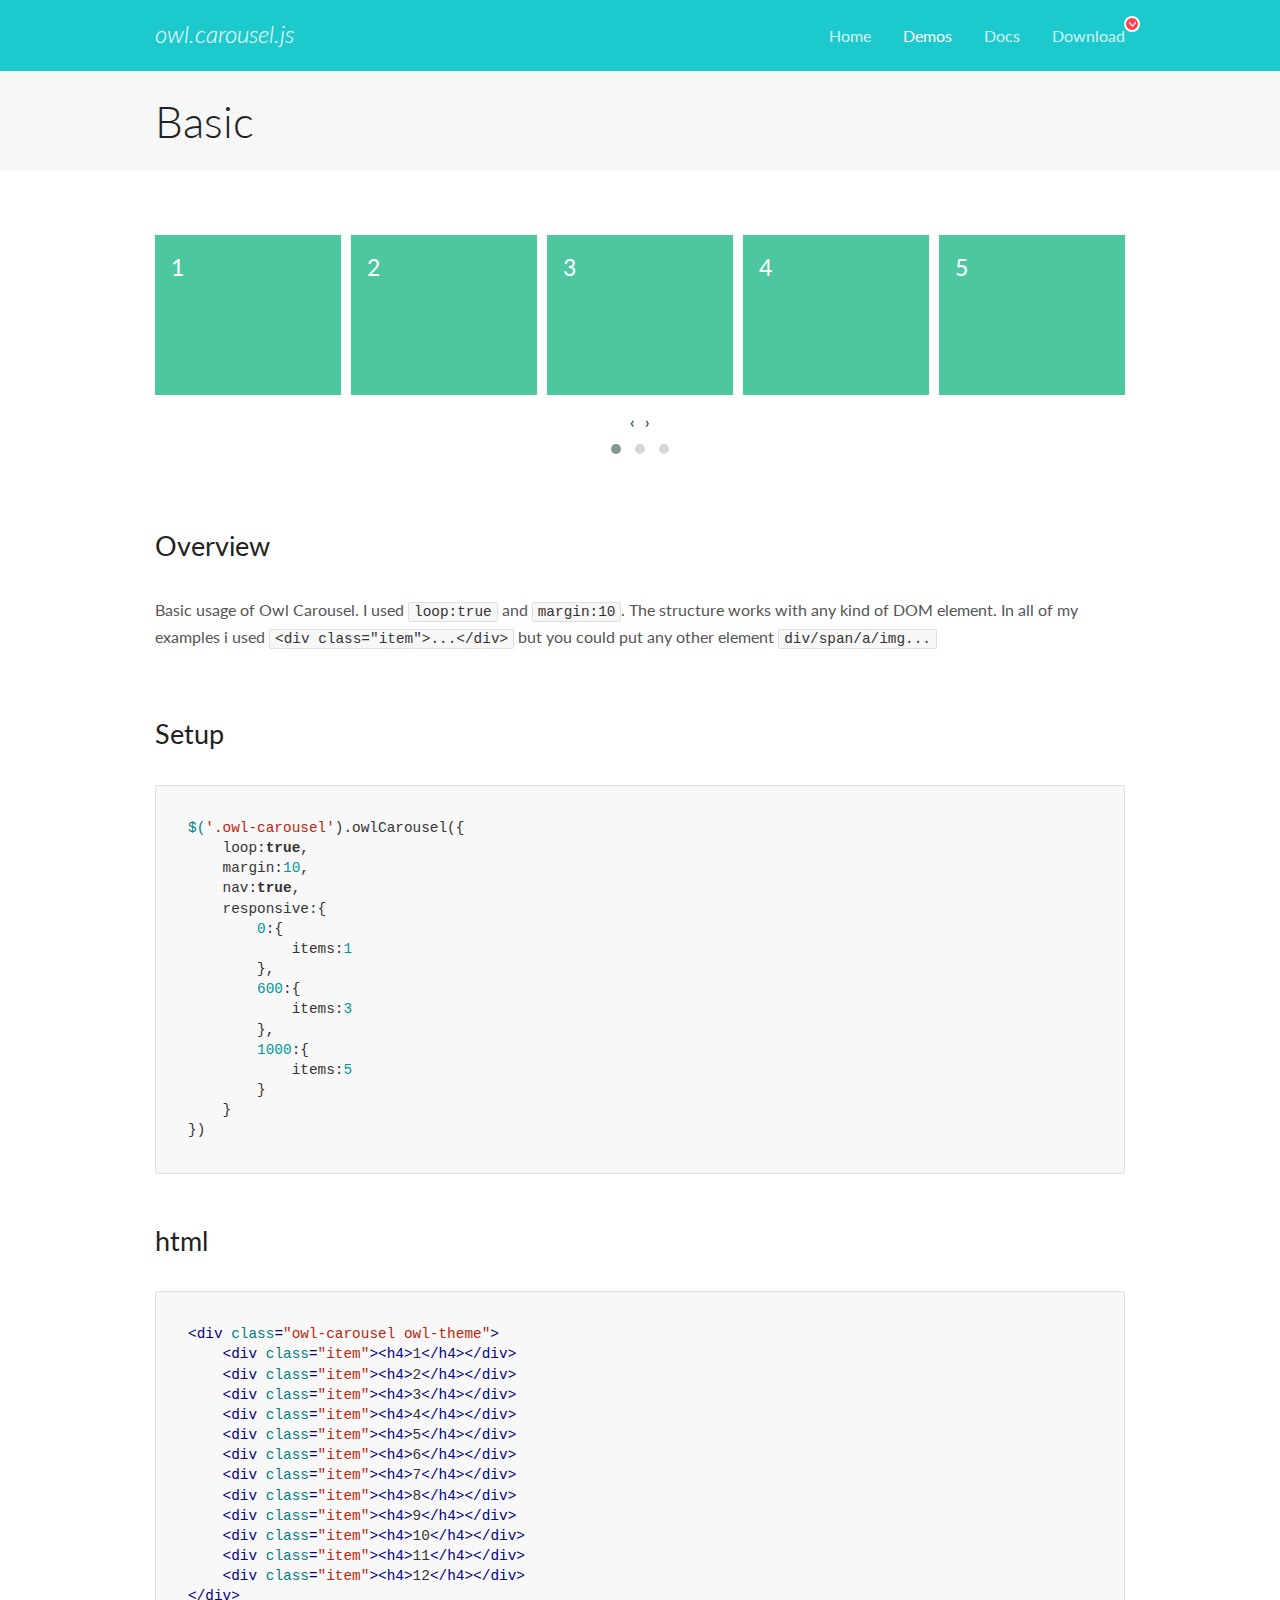
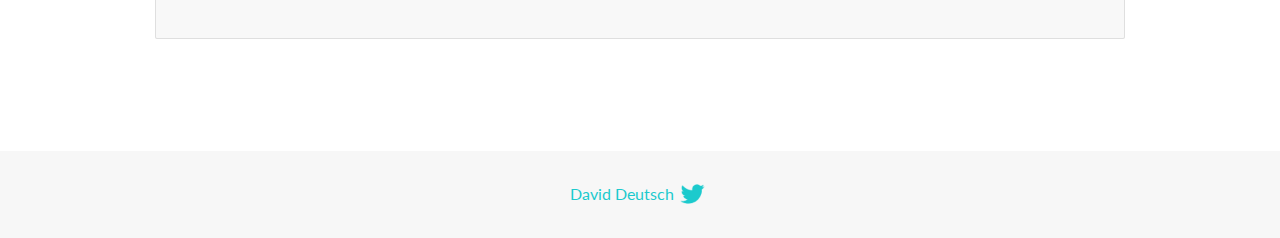
<file: OwlCarousel/docs/demos/basic.html>
<!DOCTYPE html>
<html lang="en">
  <head>

    <!-- head -->
    <meta charset="utf-8">
    <meta name="msapplication-tap-highlight" content="no" />
    <meta name="viewport" content="width=device-width, initial-scale=1.0" />
    <meta name="description" content="Basic usage demo">
    <meta name="author" content="David Deutsch">
    <title>
      Basic Demo | Owl Carousel | 2.3.4
    </title>

    <!-- Stylesheets -->
    <link href='https://fonts.googleapis.com/css?family=Lato:300,400,700,400italic,300italic' rel='stylesheet' type='text/css'>
    <link rel="stylesheet" href="../assets/css/docs.theme.min.css">

    <!-- Owl Stylesheets -->
    <link rel="stylesheet" href="../assets/owlcarousel/assets/owl.carousel.min.css">
    <link rel="stylesheet" href="../assets/owlcarousel/assets/owl.theme.default.min.css">

    <!-- HTML5 shim and Respond.js IE8 support of HTML5 elements and media queries -->

    <!--[if lt IE 9]>
      <script src="https://oss.maxcdn.com/libs/html5shiv/3.7.0/html5shiv.js"></script>
      <script src="https://oss.maxcdn.com/libs/respond.js/1.3.0/respond.min.js"></script>
    <![endif]-->

    <!-- Favicons -->
    <link rel="apple-touch-icon-precomposed" sizes="144x144" href="../assets/ico/apple-touch-icon-144-precomposed.png">
    <link rel="shortcut icon" href="../assets/ico/favicon.png">
    <link rel="shortcut icon" href="favicon.ico">

    <!-- Yeah i know js should not be in header. Its required for demos.-->

    <!-- javascript -->
    <script src="../assets/vendors/jquery.min.js"></script>
    <script src="../assets/owlcarousel/owl.carousel.js"></script>
  </head>
  <body>

    <!-- header -->
    <header class="header">
      <div class="row">
        <div class="large-12 columns">
          <div class="brand left">
            <h3>
              <a href="/OwlCarousel2/">owl.carousel.js</a> 
            </h3>
          </div>
          <a id="toggle-nav" class="right">
            <span></span> <span></span> <span></span> 
          </a> 
          <div class="nav-bar">
            <ul class="clearfix">
              <li> <a href="/OwlCarousel2/index.html">Home</a>  </li>
              <li class="active">
                <a href="/OwlCarousel2/demos/demos.html">Demos</a> 
              </li>
              <li> <a href="/OwlCarousel2/docs/started-welcome.html">Docs</a>  </li>
              <li>
                <a href="https://github.com/OwlCarousel2/OwlCarousel2/archive/2.3.4.zip">Download</a> 
                <span class="download"></span> 
              </li>
            </ul>
          </div>
        </div>
      </div>
    </header>

    <!-- title -->
    <section class="title">
      <div class="row">
        <div class="large-12 columns">
          <h1>Basic</h1>
        </div>
      </div>
    </section>

    <!--  Demos -->
    <section id="demos">
      <div class="row">
        <div class="large-12 columns">
          <div class="owl-carousel owl-theme">
            <div class="item">
              <h4>1</h4>
            </div>
            <div class="item">
              <h4>2</h4>
            </div>
            <div class="item">
              <h4>3</h4>
            </div>
            <div class="item">
              <h4>4</h4>
            </div>
            <div class="item">
              <h4>5</h4>
            </div>
            <div class="item">
              <h4>6</h4>
            </div>
            <div class="item">
              <h4>7</h4>
            </div>
            <div class="item">
              <h4>8</h4>
            </div>
            <div class="item">
              <h4>9</h4>
            </div>
            <div class="item">
              <h4>10</h4>
            </div>
            <div class="item">
              <h4>11</h4>
            </div>
            <div class="item">
              <h4>12</h4>
            </div>
          </div>
          <h3 id="overview">Overview</h3>
          <p>Basic usage of Owl Carousel. I used <code>loop:true</code> and <code>margin:10</code>. The structure works with any kind of DOM element. In all of my examples i used <code>&lt;div class=&quot;item&quot;&gt;...&lt;/div&gt;</code> but you could
            put any other element <code>div/span/a/img...</code></p>
          <h3 id="setup">Setup</h3>
          <pre><code>$(&#39;.owl-carousel&#39;).owlCarousel({
    loop:true,
    margin:10,
    nav:true,
    responsive:{
        0:{
            items:1
        },
        600:{
            items:3
        },
        1000:{
            items:5
        }
    }
})</code></pre>
          <h3 id="html">html</h3>
          <pre><code>&lt;div class=&quot;owl-carousel owl-theme&quot;&gt;
    &lt;div class=&quot;item&quot;&gt;&lt;h4&gt;1&lt;/h4&gt;&lt;/div&gt;
    &lt;div class=&quot;item&quot;&gt;&lt;h4&gt;2&lt;/h4&gt;&lt;/div&gt;
    &lt;div class=&quot;item&quot;&gt;&lt;h4&gt;3&lt;/h4&gt;&lt;/div&gt;
    &lt;div class=&quot;item&quot;&gt;&lt;h4&gt;4&lt;/h4&gt;&lt;/div&gt;
    &lt;div class=&quot;item&quot;&gt;&lt;h4&gt;5&lt;/h4&gt;&lt;/div&gt;
    &lt;div class=&quot;item&quot;&gt;&lt;h4&gt;6&lt;/h4&gt;&lt;/div&gt;
    &lt;div class=&quot;item&quot;&gt;&lt;h4&gt;7&lt;/h4&gt;&lt;/div&gt;
    &lt;div class=&quot;item&quot;&gt;&lt;h4&gt;8&lt;/h4&gt;&lt;/div&gt;
    &lt;div class=&quot;item&quot;&gt;&lt;h4&gt;9&lt;/h4&gt;&lt;/div&gt;
    &lt;div class=&quot;item&quot;&gt;&lt;h4&gt;10&lt;/h4&gt;&lt;/div&gt;
    &lt;div class=&quot;item&quot;&gt;&lt;h4&gt;11&lt;/h4&gt;&lt;/div&gt;
    &lt;div class=&quot;item&quot;&gt;&lt;h4&gt;12&lt;/h4&gt;&lt;/div&gt;
&lt;/div&gt;</code></pre>
          <script>
            $(document).ready(function() {
              var owl = $('.owl-carousel');
              owl.owlCarousel({
                margin: 10,
                nav: true,
                loop: true,
                responsive: {
                  0: {
                    items: 1
                  },
                  600: {
                    items: 3
                  },
                  1000: {
                    items: 5
                  }
                }
              })
            })
          </script>
        </div>
      </div>
    </section>

    <!-- footer -->
    <footer class="footer">
      <div class="row">
        <div class="large-12 columns">
          <h5>
            <a href="/OwlCarousel2/docs/support-contact.html">David Deutsch</a> 
            <a id="custom-tweet-button" href="https://twitter.com/share?url=https://github.com/OwlCarousel2/OwlCarousel2&text=Owl Carousel - This is so awesome! " target="_blank"></a> 
          </h5>
        </div>
      </div>
    </footer>

    <!-- vendors -->
    <script src="../assets/vendors/highlight.js"></script>
    <script src="../assets/js/app.js"></script>
  </body>
</html>
</file>
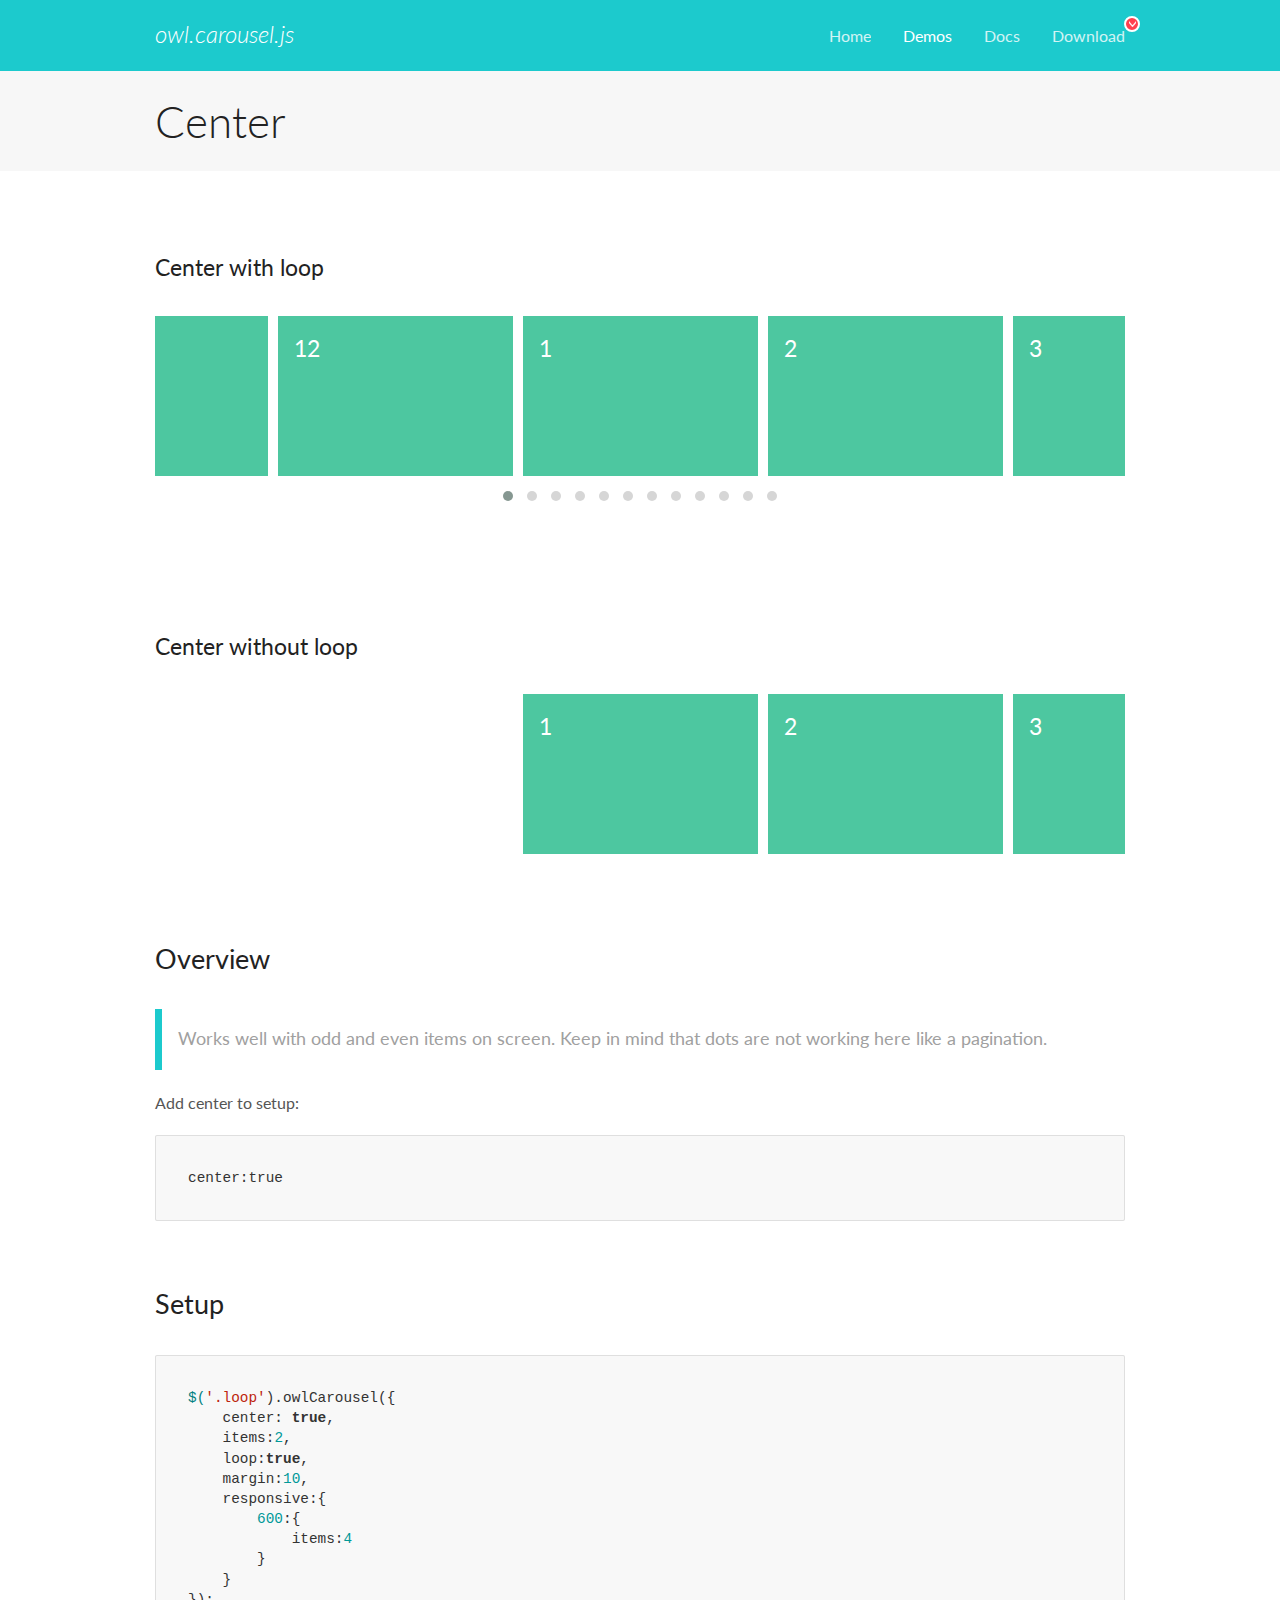
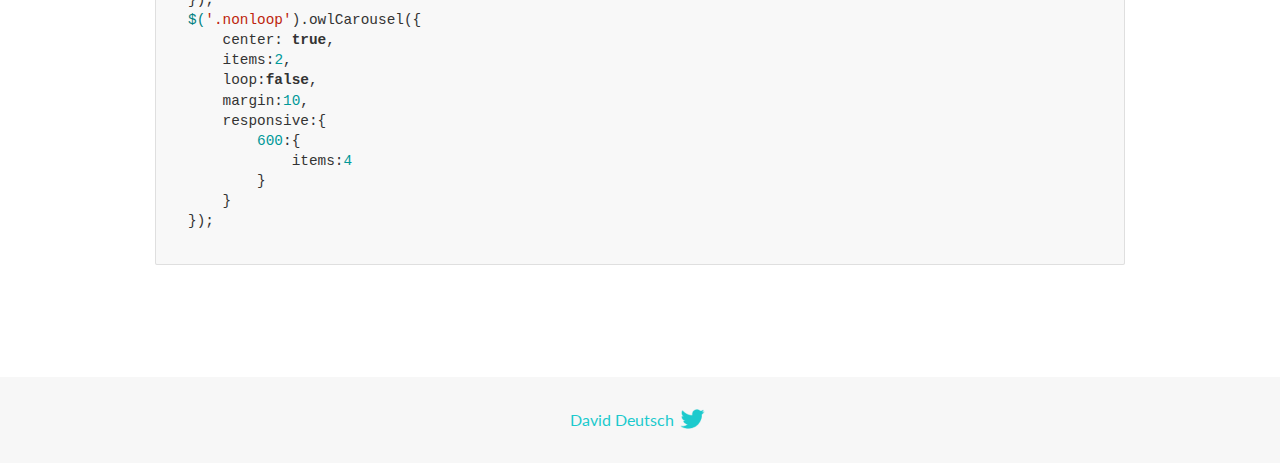
<file: OwlCarousel/docs/demos/center.html>
<!DOCTYPE html>
<html lang="en">
  <head>

    <!-- head -->
    <meta charset="utf-8">
    <meta name="msapplication-tap-highlight" content="no" />
    <meta name="viewport" content="width=device-width, initial-scale=1.0" />
    <meta name="description" content="Center carousel">
    <meta name="author" content="David Deutsch">
    <title>
      Center Demo | Owl Carousel | 2.3.4
    </title>

    <!-- Stylesheets -->
    <link href='https://fonts.googleapis.com/css?family=Lato:300,400,700,400italic,300italic' rel='stylesheet' type='text/css'>
    <link rel="stylesheet" href="../assets/css/docs.theme.min.css">

    <!-- Owl Stylesheets -->
    <link rel="stylesheet" href="../assets/owlcarousel/assets/owl.carousel.min.css">
    <link rel="stylesheet" href="../assets/owlcarousel/assets/owl.theme.default.min.css">

    <!-- HTML5 shim and Respond.js IE8 support of HTML5 elements and media queries -->

    <!--[if lt IE 9]>
      <script src="https://oss.maxcdn.com/libs/html5shiv/3.7.0/html5shiv.js"></script>
      <script src="https://oss.maxcdn.com/libs/respond.js/1.3.0/respond.min.js"></script>
    <![endif]-->

    <!-- Favicons -->
    <link rel="apple-touch-icon-precomposed" sizes="144x144" href="../assets/ico/apple-touch-icon-144-precomposed.png">
    <link rel="shortcut icon" href="../assets/ico/favicon.png">
    <link rel="shortcut icon" href="favicon.ico">

    <!-- Yeah i know js should not be in header. Its required for demos.-->

    <!-- javascript -->
    <script src="../assets/vendors/jquery.min.js"></script>
    <script src="../assets/owlcarousel/owl.carousel.js"></script>
  </head>
  <body>

    <!-- header -->
    <header class="header">
      <div class="row">
        <div class="large-12 columns">
          <div class="brand left">
            <h3>
              <a href="/OwlCarousel2/">owl.carousel.js</a> 
            </h3>
          </div>
          <a id="toggle-nav" class="right">
            <span></span> <span></span> <span></span> 
          </a> 
          <div class="nav-bar">
            <ul class="clearfix">
              <li> <a href="/OwlCarousel2/index.html">Home</a>  </li>
              <li class="active">
                <a href="/OwlCarousel2/demos/demos.html">Demos</a> 
              </li>
              <li> <a href="/OwlCarousel2/docs/started-welcome.html">Docs</a>  </li>
              <li>
                <a href="https://github.com/OwlCarousel2/OwlCarousel2/archive/2.3.4.zip">Download</a> 
                <span class="download"></span> 
              </li>
            </ul>
          </div>
        </div>
      </div>
    </header>

    <!-- title -->
    <section class="title">
      <div class="row">
        <div class="large-12 columns">
          <h1>Center</h1>
        </div>
      </div>
    </section>

    <!--  Demos -->
    <section id="demos">
      <div class="row">
        <div class="large-12 columns">
          <h4 id="center-with-loop">Center with loop</h4>
          <div class="loop owl-carousel owl-theme">
            <div class="item">
              <h4>1</h4>
            </div>
            <div class="item">
              <h4>2</h4>
            </div>
            <div class="item">
              <h4>3</h4>
            </div>
            <div class="item">
              <h4>4</h4>
            </div>
            <div class="item">
              <h4>5</h4>
            </div>
            <div class="item">
              <h4>6</h4>
            </div>
            <div class="item">
              <h4>7</h4>
            </div>
            <div class="item">
              <h4>8</h4>
            </div>
            <div class="item">
              <h4>9</h4>
            </div>
            <div class="item">
              <h4>10</h4>
            </div>
            <div class="item">
              <h4>11</h4>
            </div>
            <div class="item">
              <h4>12</h4>
            </div>
          </div>
          <br>
          <h4 id="center-without-loop">Center without loop</h4>
          <div class="nonloop owl-carousel">
            <div class="item">
              <h4>1</h4>
            </div>
            <div class="item">
              <h4>2</h4>
            </div>
            <div class="item">
              <h4>3</h4>
            </div>
            <div class="item">
              <h4>4</h4>
            </div>
            <div class="item">
              <h4>5</h4>
            </div>
            <div class="item">
              <h4>6</h4>
            </div>
            <div class="item">
              <h4>7</h4>
            </div>
            <div class="item">
              <h4>8</h4>
            </div>
            <div class="item">
              <h4>9</h4>
            </div>
            <div class="item">
              <h4>10</h4>
            </div>
            <div class="item">
              <h4>11</h4>
            </div>
            <div class="item">
              <h4>12</h4>
            </div>
          </div>
          <h3 id="overview">Overview</h3>
          <blockquote>
            <p>Works well with odd and even items on screen. Keep in mind that dots are not working here like a pagination.</p>
          </blockquote>
          <p>Add center to setup:</p>
          <pre><code>center:true</code></pre>
          <h3 id="setup">Setup</h3>
          <pre><code>$(&#39;.loop&#39;).owlCarousel({
    center: true,
    items:2,
    loop:true,
    margin:10,
    responsive:{
        600:{
            items:4
        }
    }
});
$(&#39;.nonloop&#39;).owlCarousel({
    center: true,
    items:2,
    loop:false,
    margin:10,
    responsive:{
        600:{
            items:4
        }
    }
});</code></pre>
          <script>
            jQuery(document).ready(function($) {
              $('.loop').owlCarousel({
                center: true,
                items: 2,
                loop: true,
                margin: 10,
                responsive: {
                  600: {
                    items: 4
                  }
                }
              });
              $('.nonloop').owlCarousel({
                center: true,
                items: 2,
                loop: false,
                margin: 10,
                responsive: {
                  600: {
                    items: 4
                  }
                }
              });
            });
          </script>
        </div>
      </div>
    </section>

    <!-- footer -->
    <footer class="footer">
      <div class="row">
        <div class="large-12 columns">
          <h5>
            <a href="/OwlCarousel2/docs/support-contact.html">David Deutsch</a> 
            <a id="custom-tweet-button" href="https://twitter.com/share?url=https://github.com/OwlCarousel2/OwlCarousel2&text=Owl Carousel - This is so awesome! " target="_blank"></a> 
          </h5>
        </div>
      </div>
    </footer>

    <!-- vendors -->
    <script src="../assets/vendors/highlight.js"></script>
    <script src="../assets/js/app.js"></script>
  </body>
</html>
</file>
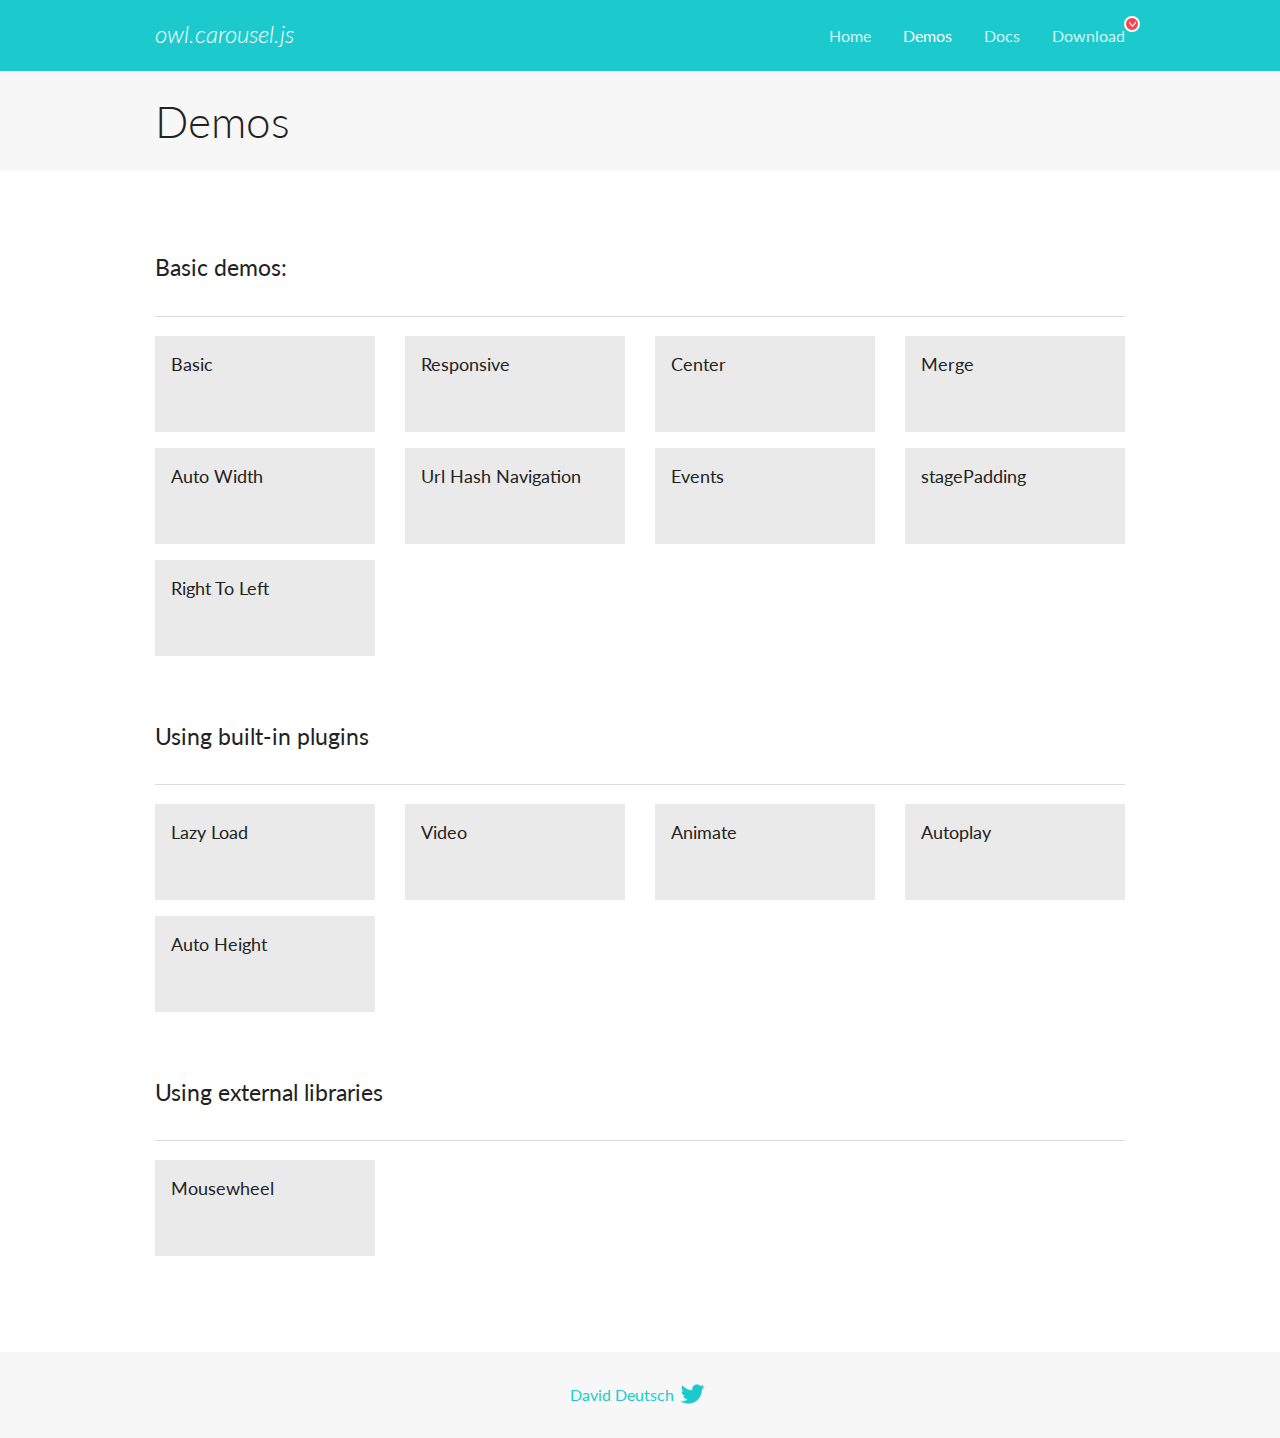
<file: OwlCarousel/docs/demos/demos.html>
<!DOCTYPE html>
<html lang="en">
  <head>

    <!-- head -->
    <meta charset="utf-8">
    <meta name="msapplication-tap-highlight" content="no" />
    <meta name="viewport" content="width=device-width, initial-scale=1.0" />
    <meta name="description" content="A list of Owl Carousel examples.">
    <meta name="author" content="David Deutsch">
    <title>
      Demos | Owl Carousel | 2.3.4
    </title>

    <!-- Stylesheets -->
    <link href='https://fonts.googleapis.com/css?family=Lato:300,400,700,400italic,300italic' rel='stylesheet' type='text/css'>
    <link rel="stylesheet" href="../assets/css/docs.theme.min.css">

    <!-- Owl Stylesheets -->
    <link rel="stylesheet" href="../assets/owlcarousel/assets/owl.carousel.min.css">
    <link rel="stylesheet" href="../assets/owlcarousel/assets/owl.theme.default.min.css">

    <!-- HTML5 shim and Respond.js IE8 support of HTML5 elements and media queries -->

    <!--[if lt IE 9]>
      <script src="https://oss.maxcdn.com/libs/html5shiv/3.7.0/html5shiv.js"></script>
      <script src="https://oss.maxcdn.com/libs/respond.js/1.3.0/respond.min.js"></script>
    <![endif]-->

    <!-- Favicons -->
    <link rel="apple-touch-icon-precomposed" sizes="144x144" href="../assets/ico/apple-touch-icon-144-precomposed.png">
    <link rel="shortcut icon" href="../assets/ico/favicon.png">
    <link rel="shortcut icon" href="favicon.ico">

    <!-- Yeah i know js should not be in header. Its required for demos.-->

    <!-- javascript -->
    <script src="../assets/vendors/jquery.min.js"></script>
    <script src="../assets/owlcarousel/owl.carousel.js"></script>
  </head>
  <body>

    <!-- header -->
    <header class="header">
      <div class="row">
        <div class="large-12 columns">
          <div class="brand left">
            <h3>
              <a href="/OwlCarousel2/">owl.carousel.js</a> 
            </h3>
          </div>
          <a id="toggle-nav" class="right">
            <span></span> <span></span> <span></span> 
          </a> 
          <div class="nav-bar">
            <ul class="clearfix">
              <li> <a href="/OwlCarousel2/index.html">Home</a>  </li>
              <li class="active">
                <a href="/OwlCarousel2/demos/demos.html">Demos</a> 
              </li>
              <li> <a href="/OwlCarousel2/docs/started-welcome.html">Docs</a>  </li>
              <li>
                <a href="https://github.com/OwlCarousel2/OwlCarousel2/archive/2.3.4.zip">Download</a> 
                <span class="download"></span> 
              </li>
            </ul>
          </div>
        </div>
      </div>
    </header>

    <!-- title -->
    <section class="title">
      <div class="row">
        <div class="large-12 columns">
          <h1>Demos</h1>
        </div>
      </div>
    </section>

    <!--  Demos -->
    <section id="demos">
      <div class="row">
        <div class="large-12 columns">
          <h4 id="basic-demos-">Basic demos:</h4>
          <hr>
          <div class="demo-list">
            <div class="row">
              <div class="small-6 medium-4 large-3 columns">
                <a href="basic.html" class="demo-block">
                  <h5>Basic </h5>
                </a> 
              </div>
              <div class="small-6 medium-4 large-3 columns">
                <a href="responsive.html" class="demo-block">
                  <h5>Responsive </h5>
                </a> 
              </div>
              <div class="small-6 medium-4 large-3 columns">
                <a href="center.html" class="demo-block">
                  <h5>Center </h5>
                </a> 
              </div>
              <div class="small-6 medium-4 large-3 columns">
                <a href="merge.html" class="demo-block">
                  <h5>Merge </h5>
                </a> 
              </div>
              <div class="small-6 medium-4 large-3 columns">
                <a href="autowidth.html" class="demo-block">
                  <h5>Auto Width </h5>
                </a> 
              </div>
              <div class="small-6 medium-4 large-3 columns">
                <a href="urlhashnav.html" class="demo-block">
                  <h5>Url Hash Navigation </h5>
                </a> 
              </div>
              <div class="small-6 medium-4 large-3 columns">
                <a href="events.html" class="demo-block">
                  <h5>Events </h5>
                </a> 
              </div>
              <div class="small-6 medium-4 large-3 columns">
                <a href="stagepadding.html" class="demo-block">
                  <h5>stagePadding </h5>
                </a> 
              </div>
              <div class="small-6 medium-4 large-3 columns">
                <a href="rtl.html" class="demo-block">
                  <h5>Right To Left </h5>
                </a> 
              </div>
            </div>
          </div>
          <h4 id="using-built-in-plugins">Using built-in plugins</h4>
          <hr>
          <div class="demo-list">
            <div class="row">
              <div class="small-6 medium-4 large-3 columns">
                <a href="lazyLoad.html" class="demo-block">
                  <h5>Lazy Load </h5>
                </a> 
              </div>
              <div class="small-6 medium-4 large-3 columns">
                <a href="video.html" class="demo-block">
                  <h5>Video </h5>
                </a> 
              </div>
              <div class="small-6 medium-4 large-3 columns">
                <a href="animate.html" class="demo-block">
                  <h5>Animate </h5>
                </a> 
              </div>
              <div class="small-6 medium-4 large-3 columns">
                <a href="autoplay.html" class="demo-block">
                  <h5>Autoplay </h5>
                </a> 
              </div>
              <div class="small-6 medium-4 large-3 columns">
                <a href="autoheight.html" class="demo-block">
                  <h5>Auto Height </h5>
                </a> 
              </div>
            </div>
          </div>
          <h4 id="using-external-libraries">Using external libraries</h4>
          <hr>
          <div class="demo-list">
            <div class="row">
              <div class="small-6 medium-4 large-3 columns">
                <a href="mousewheel.html" class="demo-block">
                  <h5>Mousewheel </h5>
                </a> 
              </div>
            </div>
          </div>
        </div>
      </div>
    </section>

    <!-- footer -->
    <footer class="footer">
      <div class="row">
        <div class="large-12 columns">
          <h5>
            <a href="/OwlCarousel2/docs/support-contact.html">David Deutsch</a> 
            <a id="custom-tweet-button" href="https://twitter.com/share?url=https://github.com/OwlCarousel2/OwlCarousel2&text=Owl Carousel - This is so awesome! " target="_blank"></a> 
          </h5>
        </div>
      </div>
    </footer>

    <!-- vendors -->
    <script src="../assets/vendors/highlight.js"></script>
    <script src="../assets/js/app.js"></script>
  </body>
</html>
</file>
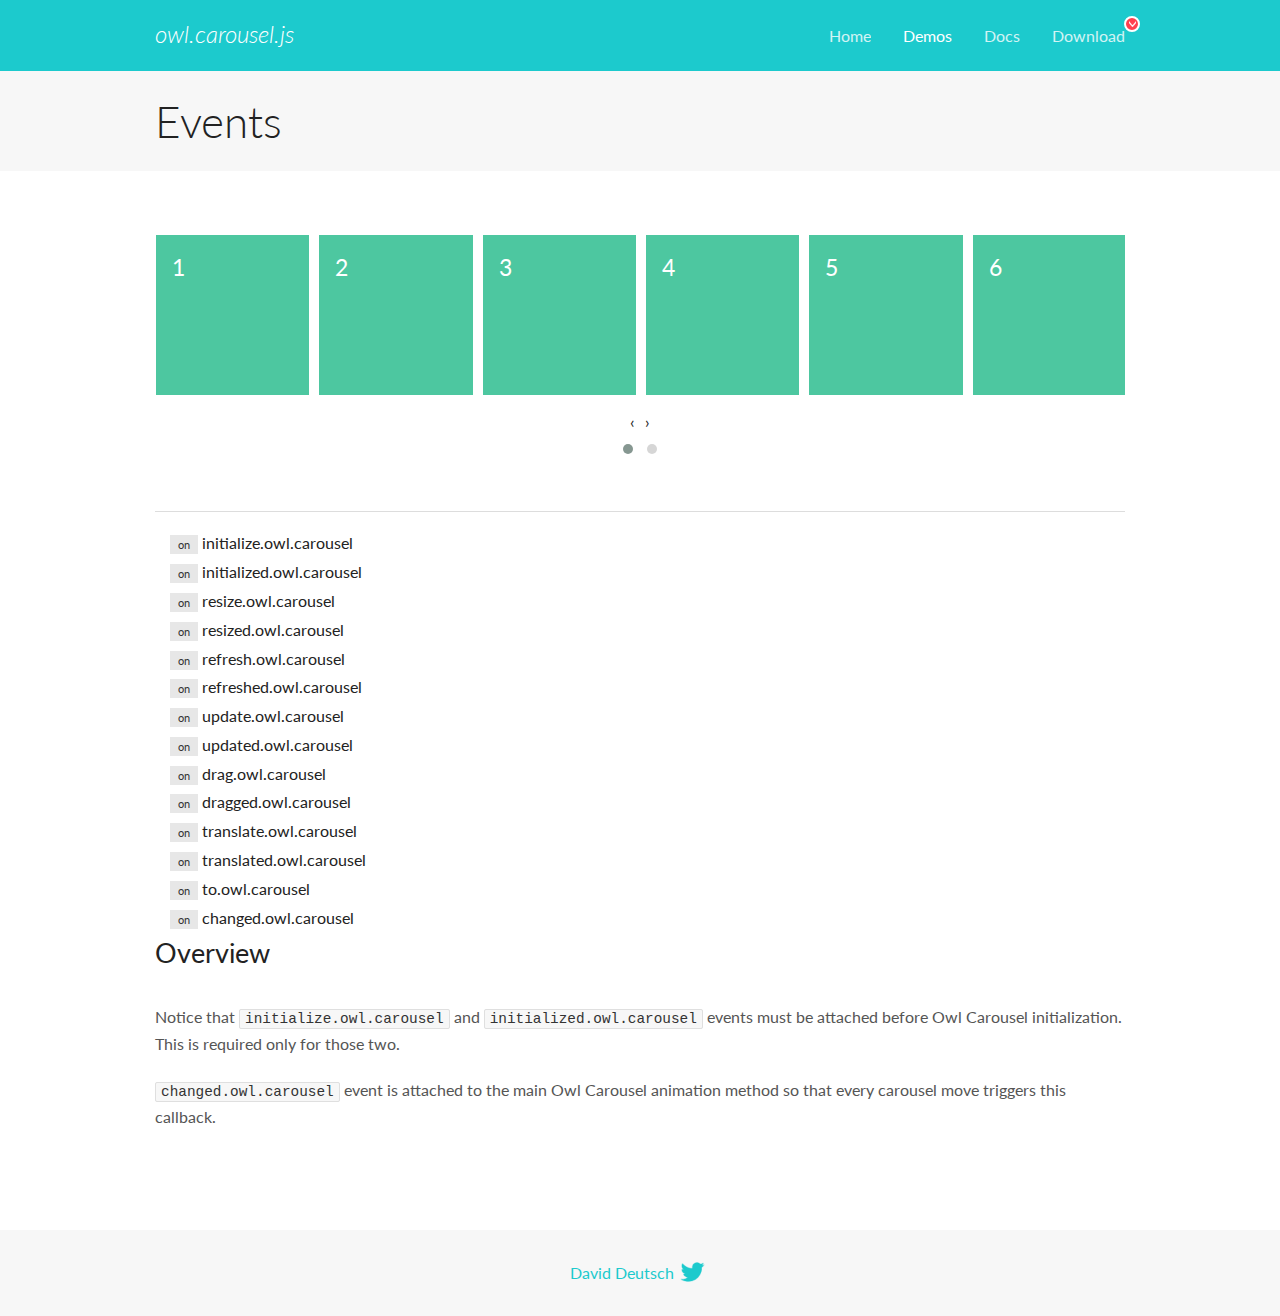
<file: OwlCarousel/docs/demos/events.html>
<!DOCTYPE html>
<html lang="en">
  <head>

    <!-- head -->
    <meta charset="utf-8">
    <meta name="msapplication-tap-highlight" content="no" />
    <meta name="viewport" content="width=device-width, initial-scale=1.0" />
    <meta name="description" content="Events usage demo">
    <meta name="author" content="David Deutsch">
    <title>
      Events Demo | Owl Carousel | 2.3.4
    </title>

    <!-- Stylesheets -->
    <link href='https://fonts.googleapis.com/css?family=Lato:300,400,700,400italic,300italic' rel='stylesheet' type='text/css'>
    <link rel="stylesheet" href="../assets/css/docs.theme.min.css">

    <!-- Owl Stylesheets -->
    <link rel="stylesheet" href="../assets/owlcarousel/assets/owl.carousel.min.css">
    <link rel="stylesheet" href="../assets/owlcarousel/assets/owl.theme.default.min.css">

    <!-- HTML5 shim and Respond.js IE8 support of HTML5 elements and media queries -->

    <!--[if lt IE 9]>
      <script src="https://oss.maxcdn.com/libs/html5shiv/3.7.0/html5shiv.js"></script>
      <script src="https://oss.maxcdn.com/libs/respond.js/1.3.0/respond.min.js"></script>
    <![endif]-->

    <!-- Favicons -->
    <link rel="apple-touch-icon-precomposed" sizes="144x144" href="../assets/ico/apple-touch-icon-144-precomposed.png">
    <link rel="shortcut icon" href="../assets/ico/favicon.png">
    <link rel="shortcut icon" href="favicon.ico">

    <!-- Yeah i know js should not be in header. Its required for demos.-->

    <!-- javascript -->
    <script src="../assets/vendors/jquery.min.js"></script>
    <script src="../assets/owlcarousel/owl.carousel.js"></script>
  </head>
  <body>

    <!-- header -->
    <header class="header">
      <div class="row">
        <div class="large-12 columns">
          <div class="brand left">
            <h3>
              <a href="/OwlCarousel2/">owl.carousel.js</a> 
            </h3>
          </div>
          <a id="toggle-nav" class="right">
            <span></span> <span></span> <span></span> 
          </a> 
          <div class="nav-bar">
            <ul class="clearfix">
              <li> <a href="/OwlCarousel2/index.html">Home</a>  </li>
              <li class="active">
                <a href="/OwlCarousel2/demos/demos.html">Demos</a> 
              </li>
              <li> <a href="/OwlCarousel2/docs/started-welcome.html">Docs</a>  </li>
              <li>
                <a href="https://github.com/OwlCarousel2/OwlCarousel2/archive/2.3.4.zip">Download</a> 
                <span class="download"></span> 
              </li>
            </ul>
          </div>
        </div>
      </div>
    </header>

    <!-- title -->
    <section class="title">
      <div class="row">
        <div class="large-12 columns">
          <h1>Events</h1>
        </div>
      </div>
    </section>

    <!--  Demos -->
    <section id="demos">
      <div class="row">
        <div class="large-12 columns">
          <div class="owl-carousel owl-theme">
            <div class="item">
              <h4>1</h4>
            </div>
            <div class="item">
              <h4>2</h4>
            </div>
            <div class="item">
              <h4>3</h4>
            </div>
            <div class="item">
              <h4>4</h4>
            </div>
            <div class="item">
              <h4>5</h4>
            </div>
            <div class="item">
              <h4>6</h4>
            </div>
            <div class="item">
              <h4>7</h4>
            </div>
            <div class="item">
              <h4>8</h4>
            </div>
            <div class="item">
              <h4>9</h4>
            </div>
            <div class="item">
              <h4>10</h4>
            </div>
            <div class="item">
              <h4>11</h4>
            </div>
            <div class="item">
              <h4>12</h4>
            </div>
          </div>
          <hr>
          <div class="large-12 columns callbacks">
            <div><span class="label secondary initialize">on</span>  initialize.owl.carousel </div>
            <div><span class="label secondary initialized">on</span>  initialized.owl.carousel </div>
            <div><span class="label secondary resize">on</span>  resize.owl.carousel </div>
            <div><span class="label secondary resized">on</span>  resized.owl.carousel </div>
            <div><span class="label secondary refresh">on</span>  refresh.owl.carousel </div>
            <div><span class="label secondary refreshed">on</span>  refreshed.owl.carousel </div>
            <div><span class="label secondary update">on</span>  update.owl.carousel </div>
            <div><span class="label secondary updated">on</span>  updated.owl.carousel </div>
            <div><span class="label secondary drag">on</span>  drag.owl.carousel </div>
            <div><span class="label secondary dragged">on</span>  dragged.owl.carousel </div>
            <div><span class="label secondary translate">on</span>  translate.owl.carousel </div>
            <div><span class="label secondary translated">on</span>  translated.owl.carousel </div>
            <div><span class="label secondary to">on</span>  to.owl.carousel </div>
            <div><span class="label secondary changed">on</span>  changed.owl.carousel </div>
          </div>
          <h3 id="overview">Overview</h3>
          <p>Notice that <code>initialize.owl.carousel</code> and <code>initialized.owl.carousel</code> events must be attached before Owl Carousel initialization. This is required only for those two.</p>
          <p><code>changed.owl.carousel</code> event is attached to the main Owl Carousel animation method so that every carousel move triggers this callback.</p>
          <script>
            jQuery(document).ready(function($) {
              var owl = $('.owl-carousel');
              owl.on('initialize.owl.carousel initialized.owl.carousel ' +
                'initialize.owl.carousel initialize.owl.carousel ' +
                'resize.owl.carousel resized.owl.carousel ' +
                'refresh.owl.carousel refreshed.owl.carousel ' +
                'update.owl.carousel updated.owl.carousel ' +
                'drag.owl.carousel dragged.owl.carousel ' +
                'translate.owl.carousel translated.owl.carousel ' +
                'to.owl.carousel changed.owl.carousel',
                function(e) {
                  $('.' + e.type)
                    .removeClass('secondary')
                    .addClass('success');
                  window.setTimeout(function() {
                    $('.' + e.type)
                      .removeClass('success')
                      .addClass('secondary');
                  }, 500);
                });
              owl.owlCarousel({
                loop: true,
                nav: true,
                lazyLoad: true,
                margin: 10,
                video: true,
                responsive: {
                  0: {
                    items: 1
                  },
                  600: {
                    items: 3
                  },
                  960: {
                    items: 5,
                  },
                  1200: {
                    items: 6
                  }
                }
              });
            });
          </script>
        </div>
      </div>
    </section>

    <!-- footer -->
    <footer class="footer">
      <div class="row">
        <div class="large-12 columns">
          <h5>
            <a href="/OwlCarousel2/docs/support-contact.html">David Deutsch</a> 
            <a id="custom-tweet-button" href="https://twitter.com/share?url=https://github.com/OwlCarousel2/OwlCarousel2&text=Owl Carousel - This is so awesome! " target="_blank"></a> 
          </h5>
        </div>
      </div>
    </footer>

    <!-- vendors -->
    <script src="../assets/vendors/highlight.js"></script>
    <script src="../assets/js/app.js"></script>
  </body>
</html>
</file>
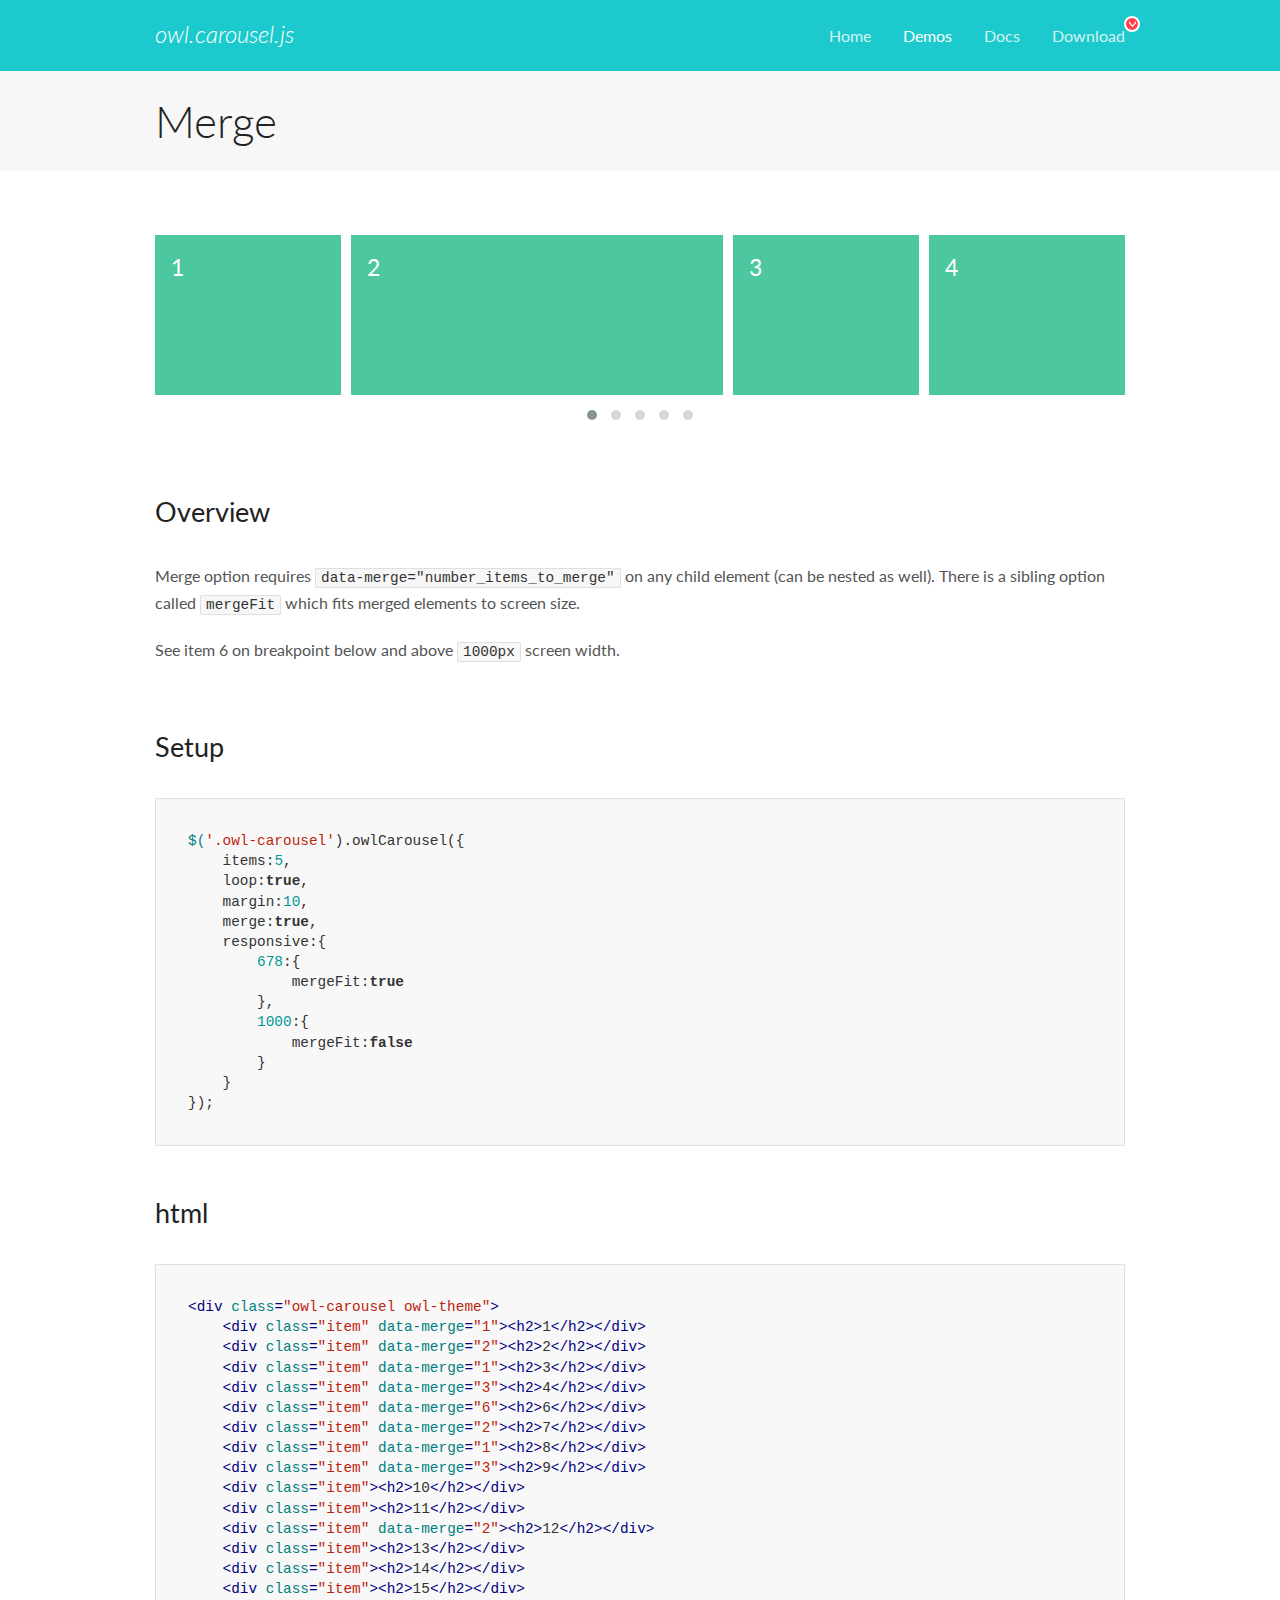
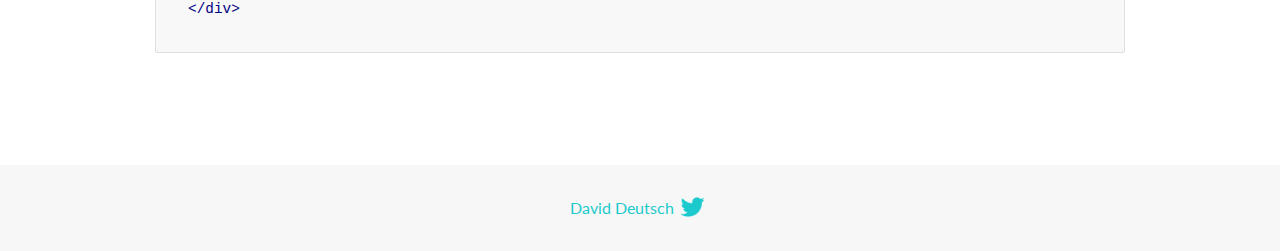
<file: OwlCarousel/docs/demos/merge.html>
<!DOCTYPE html>
<html lang="en">
  <head>

    <!-- head -->
    <meta charset="utf-8">
    <meta name="msapplication-tap-highlight" content="no" />
    <meta name="viewport" content="width=device-width, initial-scale=1.0" />
    <meta name="description" content="Merge Items">
    <meta name="author" content="David Deutsch">
    <title>
      Merge Demo | Owl Carousel | 2.3.4
    </title>

    <!-- Stylesheets -->
    <link href='https://fonts.googleapis.com/css?family=Lato:300,400,700,400italic,300italic' rel='stylesheet' type='text/css'>
    <link rel="stylesheet" href="../assets/css/docs.theme.min.css">

    <!-- Owl Stylesheets -->
    <link rel="stylesheet" href="../assets/owlcarousel/assets/owl.carousel.min.css">
    <link rel="stylesheet" href="../assets/owlcarousel/assets/owl.theme.default.min.css">

    <!-- HTML5 shim and Respond.js IE8 support of HTML5 elements and media queries -->

    <!--[if lt IE 9]>
      <script src="https://oss.maxcdn.com/libs/html5shiv/3.7.0/html5shiv.js"></script>
      <script src="https://oss.maxcdn.com/libs/respond.js/1.3.0/respond.min.js"></script>
    <![endif]-->

    <!-- Favicons -->
    <link rel="apple-touch-icon-precomposed" sizes="144x144" href="../assets/ico/apple-touch-icon-144-precomposed.png">
    <link rel="shortcut icon" href="../assets/ico/favicon.png">
    <link rel="shortcut icon" href="favicon.ico">

    <!-- Yeah i know js should not be in header. Its required for demos.-->

    <!-- javascript -->
    <script src="../assets/vendors/jquery.min.js"></script>
    <script src="../assets/owlcarousel/owl.carousel.js"></script>
  </head>
  <body>

    <!-- header -->
    <header class="header">
      <div class="row">
        <div class="large-12 columns">
          <div class="brand left">
            <h3>
              <a href="/OwlCarousel2/">owl.carousel.js</a> 
            </h3>
          </div>
          <a id="toggle-nav" class="right">
            <span></span> <span></span> <span></span> 
          </a> 
          <div class="nav-bar">
            <ul class="clearfix">
              <li> <a href="/OwlCarousel2/index.html">Home</a>  </li>
              <li class="active">
                <a href="/OwlCarousel2/demos/demos.html">Demos</a> 
              </li>
              <li> <a href="/OwlCarousel2/docs/started-welcome.html">Docs</a>  </li>
              <li>
                <a href="https://github.com/OwlCarousel2/OwlCarousel2/archive/2.3.4.zip">Download</a> 
                <span class="download"></span> 
              </li>
            </ul>
          </div>
        </div>
      </div>
    </header>

    <!-- title -->
    <section class="title">
      <div class="row">
        <div class="large-12 columns">
          <h1>Merge</h1>
        </div>
      </div>
    </section>

    <!--  Demos -->
    <section id="demos">
      <div class="row">
        <div class="large-12 columns">
          <div class="owl-carousel owl-theme">
            <div class="item" data-merge="1">
              <h4>1</h4>
            </div>
            <div class="item" data-merge="2">
              <h4>2</h4>
            </div>
            <div class="item" data-merge="1">
              <h4>3</h4>
            </div>
            <div class="item" data-merge="3">
              <h4>4</h4>
            </div>
            <div class="item" data-merge="6">
              <h4>6</h4>
            </div>
            <div class="item" data-merge="2">
              <h4>7</h4>
            </div>
            <div class="item" data-merge="1">
              <h4>8</h4>
            </div>
            <div class="item" data-merge="3">
              <h4>9</h4>
            </div>
            <div class="item">
              <h4>10</h4>
            </div>
            <div class="item">
              <h4>11</h4>
            </div>
            <div class="item" data-merge="2">
              <h4>12</h4>
            </div>
            <div class="item">
              <h4>13</h4>
            </div>
            <div class="item">
              <h4>14</h4>
            </div>
            <div class="item">
              <h4>15</h4>
            </div>
          </div>
          <h3 id="overview">Overview</h3>
          <p>Merge option requires <code>data-merge=&quot;number_items_to_merge&quot;</code> on any child element (can be nested as well). There is a sibling option called <code>mergeFit</code> which fits merged elements to screen size. </p>
          <p>See item 6 on breakpoint below and above <code>1000px</code> screen width.</p>
          <h3 id="setup">Setup</h3>
          <pre><code>$(&#39;.owl-carousel&#39;).owlCarousel({
    items:5,
    loop:true,
    margin:10,
    merge:true,
    responsive:{
        678:{
            mergeFit:true
        },
        1000:{
            mergeFit:false
        }
    }
});</code></pre>
          <h3 id="html">html</h3>
          <pre><code>&lt;div class=&quot;owl-carousel owl-theme&quot;&gt;
    &lt;div class=&quot;item&quot; data-merge=&quot;1&quot;&gt;&lt;h2&gt;1&lt;/h2&gt;&lt;/div&gt;
    &lt;div class=&quot;item&quot; data-merge=&quot;2&quot;&gt;&lt;h2&gt;2&lt;/h2&gt;&lt;/div&gt;
    &lt;div class=&quot;item&quot; data-merge=&quot;1&quot;&gt;&lt;h2&gt;3&lt;/h2&gt;&lt;/div&gt;
    &lt;div class=&quot;item&quot; data-merge=&quot;3&quot;&gt;&lt;h2&gt;4&lt;/h2&gt;&lt;/div&gt;
    &lt;div class=&quot;item&quot; data-merge=&quot;6&quot;&gt;&lt;h2&gt;6&lt;/h2&gt;&lt;/div&gt;
    &lt;div class=&quot;item&quot; data-merge=&quot;2&quot;&gt;&lt;h2&gt;7&lt;/h2&gt;&lt;/div&gt;
    &lt;div class=&quot;item&quot; data-merge=&quot;1&quot;&gt;&lt;h2&gt;8&lt;/h2&gt;&lt;/div&gt;
    &lt;div class=&quot;item&quot; data-merge=&quot;3&quot;&gt;&lt;h2&gt;9&lt;/h2&gt;&lt;/div&gt;
    &lt;div class=&quot;item&quot;&gt;&lt;h2&gt;10&lt;/h2&gt;&lt;/div&gt;
    &lt;div class=&quot;item&quot;&gt;&lt;h2&gt;11&lt;/h2&gt;&lt;/div&gt;
    &lt;div class=&quot;item&quot; data-merge=&quot;2&quot;&gt;&lt;h2&gt;12&lt;/h2&gt;&lt;/div&gt;
    &lt;div class=&quot;item&quot;&gt;&lt;h2&gt;13&lt;/h2&gt;&lt;/div&gt;
    &lt;div class=&quot;item&quot;&gt;&lt;h2&gt;14&lt;/h2&gt;&lt;/div&gt;
    &lt;div class=&quot;item&quot;&gt;&lt;h2&gt;15&lt;/h2&gt;&lt;/div&gt;
&lt;/div&gt;</code></pre>
          <script>
            $(document).ready(function() {
              $('.owl-carousel').owlCarousel({
                items: 5,
                loop: true,
                margin: 10,
                merge: true,
                responsive: {
                  678: {
                    mergeFit: true
                  },
                  1000: {
                    mergeFit: false
                  }
                }
              });
            })
          </script>
        </div>
      </div>
    </section>

    <!-- footer -->
    <footer class="footer">
      <div class="row">
        <div class="large-12 columns">
          <h5>
            <a href="/OwlCarousel2/docs/support-contact.html">David Deutsch</a> 
            <a id="custom-tweet-button" href="https://twitter.com/share?url=https://github.com/OwlCarousel2/OwlCarousel2&text=Owl Carousel - This is so awesome! " target="_blank"></a> 
          </h5>
        </div>
      </div>
    </footer>

    <!-- vendors -->
    <script src="../assets/vendors/highlight.js"></script>
    <script src="../assets/js/app.js"></script>
  </body>
</html>
</file>
<file: css/styles.css>
@import url("https://use.typekit.net/gff4crr.css");

* {
  margin: 0;
  padding: 0;
  box-sizing: border-box;
}

body {
  font-family: "Bebas Neue", cursive;
  padding-top: 80px;
  /* width: 1920px; */
}

/***** Utilities  ******/
:root{
  --primary-color: #4E1FCF;
  --secondary-color: #202123;
  --dark-cool-grey-1: #4B4C51;
  --dark-cool-grey-2: #6D6F75;
}
.bg-light{
background-color: white;
}
.bg-grey{
  background-color: #F3F3F3;
}

.bg-league-poll{
  background: linear-gradient(to right, #42434A, #1E1F21);;
}

.bg-cool-grey-1{
  background-color: #ECEEF1;
}

.bg-cool-grey-2{
  background-color: #DFE2E6;
}

.btn{
  cursor: pointer;
  transition: color 0.1s linear;
  position: relative;
  font-family: "Barlow", sans-serif;
  width: 195px;
  height: 60px;
  display: flex;
  justify-content: center;
  align-items: center;
  font-size: 18px;
  font-weight: 600;
  transition: color 0.1s linear;
  border-radius: 0;
}

.btn::before{
  content: "";
  position: absolute;
  left: 0;
  top: 0;
  width: 100%;
  height: 100%;
  z-index: -1;
  transition: transform 0.3s;
  transform-origin: right ;
  transform: scaleX(0);
}

.btn-stroke-dark {
  border: 2px solid #000;
  text-align: center;
  color: black;
}

.btn-primary-dark{
  border: 2px solid transparent;
  background-color: #4e1fcf;
  color: white;
  z-index:1;
}

.btn-stroke-light {
  border: 2px solid white;
  text-align: center;
  color: white;
}

.btn-stroke-dark:hover {
  color: white;
  text-decoration: none;
}

.btn-primary-dark:hover{
  color: white;
  text-decoration: none;
  border: none;
}

.btn-stroke-light:hover{
  color: black;
  text-decoration: none;
  z-index: 1;
}

.btn-stroke-dark::before, .btn-primary-dark::before{
  background: #000;
}

.btn-stroke-light::before{
  background: white;
}

.btn:hover::before{
  transform: scaleX(1);
}
</file>
<file: css/common.css>
@media (min-width: 1200px) {
  .container-xxl {
    max-width: 1440px;
  }
}


/* Buttons */

.bg-light{
  background-color: white;
}

.bg-grey{
  background-color: #F3F3F3;
}

.bg-league-poll{
  background: linear-gradient(to right, #42434A, #1E1F21);;
}

.bg-cool-grey-1{
  background-color: #ECEEF1;
}

.bg-cool-grey-2{
  background-color: #DFE2E6;
}

.btn{
  cursor: pointer;
  transition: color 0.1s linear;
  position: relative;
  /* font-family: "Barlow", sans-serif;
  width: 195px;
  height: 60px;
  display: flex;
  justify-content: center;
  align-items: center;
  font-size: 18px;
  font-weight: 600; */
  transition: color 0.1s linear;
  /* border-radius: 0; */
}

.btn::before{
  content: "";
  position: absolute;
  left: 0;
  top: 0;
  width: 100%;
  height: 100%;
  z-index: -1;
  transition: transform 0.3s;
  transform-origin: right ;
  transform: scaleX(0);
}

.btn-stroke-dark {
  border: 2px solid #000;
  text-align: center;
  color: black;
}

.btn-primary-dark{
  border: 2px solid transparent;
  background-color: #4e1fcf;
  color: white;
  z-index:1;
}

.btn-stroke-light {
  border: 2px solid white;
  text-align: center;
  color: white;
}

.btn-stroke-dark:hover {
  color: white;
  text-decoration: none;
}

.btn-primary-dark:hover{
  color: white;
  text-decoration: none;
  border: none;
}

.btn-stroke-light:hover{
  color: black;
  text-decoration: none;
  z-index: 1;
}

.btn-stroke-dark::before, .btn-primary-dark::before{
  background: #000;
}

.btn-stroke-light::before{
  background: white;
}

.btn:hover::before{
  transform: scaleX(1);
}
</file>
<file: css/navbar.css>
/***** Navbar *****/
.navbar {
  background-color: black;
  /* height: 80px;
  padding: 0;
  margin: 0; */
}

.nav-link {
  color: rgb(243, 243, 243);
  letter-spacing: 1px;
  font-size: 1.2rem;
  border-bottom: transparent 3px solid;
  margin-top: 9px;
  margin-right: 42px;
  position: relative;
  z-index: 700;
  padding: 15px 0 ;
  /* width: 60px; */
}

.nav-link:hover{
  color: white;
}

.nav-link:after {
  content: "";
  width: 0%;
  height: 5px;
  background: #6714e2;
  position: absolute;
  bottom: -12.5%;
  right: 0%;
  transition: all 500ms ease;
}

.nav-link:hover::after{
  width: 100%;
}

.nav-logo {
  height: 27.54px;
  width: 129.36;
  margin-right: 42px;
  cursor: pointer;
}

/***** Expanding Search button - Navbar  *****/
.searchbox{
  position: relative;
  display: block;
  width: 100%;
  max-width: 53px;
  height: 56px;
  transition: 0.4s linear;
  overflow: hidden;
  margin-right: 35px;
  cursor: pointer;
}

.searchbox__input{
  display: block;
  appearance: none;
  width: 100%;
  border: none;
  outline: none;
  background-color: black;
  color: black;
  padding: 15px;
  transition: all 0.3s ease;
  cursor: pointer;
}

.searchbox__input::placeholder{
  color: black;
  cursor: pointer;
  transition: 0.4s linear;
  font-size: 18px;
  font-family: "Barlow", sans-serif;
}

.icon{
  position: absolute;
  right: calc(53px/2);
  top: 50%;
  transform: translate(50%, -50%);
  transition: all 0.5s 0.3s ease;
  pointer-events: none;
  cursor: pointer;
}

.toggle-icon{
  display: none;
}

.searchbox:focus-within{
  max-width: 525px;
}

.searchbox:focus-within .searchbox__input{
  background-color: white;
  padding-right: 50px;
}

.searchbox:focus-within .searchbox__input::placeholder{
  color: #909090;
}

/***** Hanburger Menu  *****/

.menu-btn {
  position: relative;
  display: flex;
  justify-content: center;
  align-items: center;
  width: 40px;
  height: 2px;
  cursor: pointer;
  transition: all 0.5s ease-in-out;
}

.menu-btn__burger {
  width: 40px;
  height: 1.5px;
  background: #fff;
  border-radius: 5px;
  transition: all 0.5s ease-in-out;
}

.menu-btn__burger::before,
.menu-btn__burger::after {
  content: "";
  position: absolute;
  width: 40px;
  height: 1.5px;
  background: #fff;
  border-radius: 5px;
  box-shadow: 0 2px 5px rgba(255, 101, 47, 0.2);
  transition: all 0.5s ease-in-out;
}
.menu-btn__burger::before {
  transform: translateY(-12.5px);
}
.menu-btn__burger::after {
  transform: translateY(12.5px);
}
/* ANIMATION */
.menu-btn.open .menu-btn__burger {
  transform: translateX(-50px);
  background: transparent;
  box-shadow: none;
}
.menu-btn.open .menu-btn__burger::before {
  transform: rotate(45deg) translate(35px, -35px);
}
.menu-btn.open .menu-btn__burger::after {
  transform: rotate(-45deg) translate(35px, 35px);
}

/**** MEGA MENU  *****/
.dropdown:hover .dropdown-menu{
  display: block;
}

.dropdown-menu{
  padding: 0;
  width: 1424px;
  height: 690px;
  position: absolute;
  top: 72px;
  left: 0px;
  border-radius: 10;
  z-index: 6;
}

.dropdown-main{
  font-family: "Barlow", sans-serif;
  display: flex;
}

.league-logo{
  margin-left: 53px;
  margin-top: 58px;
  padding: 0 ;
  width: 57.96;
  height: 168.66;
}

.main-menu{
  margin-top: 50px;
}

.main-menu a{
  font-size: 26px;
  font-family: "Bebas Neue", cursive;
  border-bottom: 1px solid #4B4C51 ;
  margin-bottom: 20px;
  margin-right: 20px;
  padding-left: 0;
  width: 252px;
  color: #4B4C51;
}

.main-menu a:hover{
  background-color: #ECEEF1 ;
}

.main-menu a:last-child{
  border-bottom: none ;
}

.menu-column-1{
  width: 520px;
  height: 688px;
  display: flex;
  justify-content: space-around;
  align-items: flex-start;
  background-color: #ECEEF1;

}


.menu-column-2{
  width: 904px;
  display: flex;
  flex-direction: column;
}

.menu-row-1{
  display: flex;
}

.menu-row-2{
  display: flex;
}

.regions{
  height: 325px;
  width: 300px ;
  margin-right: 2px;
  margin-bottom: 20px;
}

.regions:last-child{
  margin-right: 0;
}

.region-name{
  background-color: #4B4C51;
  height: 60px;
  color:  white;
  padding: 20px 20px;
  letter-spacing: 1px;
  margin-bottom: 26px;
}

.dropdown-item{
  display: flex;
  align-items: center;
}

.dropdown-item img{
  width: 40px;
  margin-right: 6px;
}

.dropdown-item h6{
  font-size: 18px;
}
</file>
<file: css/ticker.css>
/**** TICKER  *****/
.ticker {
  /* height: 80px; */
  width: 100%;
  background: #E6E7E8;
  /* margin-right: 40px; */
}

.ticker .dropdown {
  position: relative;
  float: left;
  width: 80px;
  height: 80px;
  font-size: 25px;
  color: #4A4B51;
  font-family: 'Bebas Neue';
  text-align: center;
  cursor: pointer;
  margin-right: 40px;
}

.ticker .dropdown button.dropbtn {
  font-size: 25px;
  color: #4A4B51;
  font-family: 'Bebas Neue';
  border: none;
  background: transparent;
  outline: none;
  margin-top: 10px;
}

.ticker .drop_arrow {
  height: 20px;
  width: 20px;
  margin: auto;
  border-bottom: 5px solid #5A2CDE;
  border-right: 5px solid #5A2CDE;
  transform: rotate(45deg);
}

.ticker-card {
  margin-right: 0;

}

.league-area {
  min-width: 60px;
  height: 80px;
  float: left;
  /* margin-top: 15px; */
}

.nav-score {
  height: 80px;
  width: 134px;
  background: #F7F9F8;
  float: left;
  font-family: 'Bebas Neue';
  margin: 0 5px;
  margin-bottom: 10px;
}

.league-image {
  height: 80%;
  background-size: 100% 100%;
  display: flex;
  align-items: center;
  margin-top: 8px;
}

.navbar-score-text {
  font-size: 11px;
  color: #6C6F74;
  margin: 0px 8px;
  height: 20px;
  font-family: "Barlow", sans-serif;
}

.score .eachteam {
  font-size: 18px;
  height: 28px;
  position: relative;
  display: flex;
  justify-content: space-between;
  padding-top: 4px ;
}

.text-left{
  margin-left: 42px;
}

.score .eachteam .image {
  position: absolute;
  height: 30px;
  width: 30px;
  float: left;
  margin: 0 6px;
  color: #4A4B51;
  top: 0px;
}

/***** Navbar right left indicator ****/

.nav-prev{
  position: absolute;
  height: 80px;
  right: 0;
  top: 0;
}

.nav-next{
  position: absolute;
  height: 80px;
  left: 70px;
  color: #5A2CDE;
  top: 0;
}
</file>
<file: css/showcase.css>
/**** SHOWCASE - HERO IMAGE ****/
#showcase {
  color: #fff;
  background: #333;
  position: relative;
  /* height: 930px; */
}

#showcase:before {
  content: "";
  background-image: linear-gradient(
    to bottom  ,
    rgba(64,64,64,1) 0%,
    rgba(64,64,64,0) 0%,
    rgba(64,64,64,0) 40%,
    rgba(64,64,64,0.7) 90%)
  ,url("../img/img-hero-homepage-nfl.png");
  background-size: cover;
  background-position: center;
  position: absolute;
  top: 0;
  left: 0;
  width: 100%;
  height: 100%;
  opacity: 1;
}

.showcase .showcase-content {
  font-family: 'Bebas Neue';
  font-size: 1.9rem;
  line-height: 1;
  color: #A8ABB4;
}

.showcase h2 {
  font-family: 'Bebas Neue';
  font-size: 5.4rem;
  line-height: 0.85;
}

.showcase .line{
  width: 12%;
  height: 6px;
  background: #6714e2;
}

.showcase p {
  font-family: "Barlow";
  font-size: 1.4rem;
}



.showcase-box{
  position: relative;
  /* margin-left: 240px; */
}

.showcase-box .team-icons{
  position: absolute;
  right: 0;
  text-align: center;
  margin-right: 14px;
}

.showcase-box .team-icons h6{
  margin-top: 15px;
  font-size: 16px;
}

.showcase-box .team-icons .team-icon{
  width: 67px ;
}

.showcase-box-2{
  margin: 0 150px;
  position: relative;
}

#showcase .showcase-container {
  display: grid;
  grid-template-columns: repeat(2, 1fr);
  justify-content: center;
  align-items: start;
  height: 830px;
  position: relative;
  margin-left: 100px;
}

.showcase-content-container{
  margin-top: 46px;
  margin-bottom: 30px;
}

.showcase-content-container h6 {
  font-size: 30px;
  letter-spacing: 2.4px;
  margin-bottom: 20px;
  color: #A2A2A2;
  font-weight: 100;
}

.showcase-content-container h1 {
  font-size: 85px;
  margin-bottom: 30px;
  line-height: 75px;
  position: relative;
  padding-bottom:30px;
  width: 517px;
}

.showcase-content-container h1::after{
  content: "";
  width: 14%;
  height:8px;
  background: #6714e2;
  position: absolute;
  bottom: 0;
  left: 0;
}

.showcase-content-container h1 span {
  border-bottom: solid 5px #4e1fcf;
}

.showcase-content-container p {
  font-size: 23px;
  font-family: "Barlow", sans-serif;
  line-height: 36px;
  text-align: left;
}

/***** Mega Search Bar */

.wrapper input {
  font-family: "Barlow";
  width: 100%;
  font-size: 23px;
  background-color: #e6e6e6;
  opacity: 90%;
}

.wrapper input:focus {
  outline: none;
}

.searchbar-searchbtn {
  background: #5e0bdb;
  height: 4.2rem;
  width: 6%;
  position: relative;
  cursor: pointer;
}

.searchbar-searchbtn .search-icon {
  position: absolute;
  top: 50%;
  left: 50%;
  transform: translate(-50%, -50%);
}

/****Action Card Indicators */

.action-card-indicator h1 {
  font-size: 45px;
  opacity: 50%;
  cursor: pointer;
}

.toggler{
  opacity: 100% !important;
}
</file>
<file: css/playerTeamCardCarousel.css>
/**** Player/Team Action Card- Carousel ****/
.action-card{
  background-color: #242424;
  background-image: linear-gradient(
    to top   ,
    rgba(64,64,64,1) 0%,
    rgba(64,64,64,0) 0%,
    rgba(64,64,64,0) 40%,
    rgba(54, 54, 54, 0.7) 90%);
}

.container-teams{
  display: none;
}

.container-players{
  display: none;
}

.active-card{
  display: block;
}

/* .action-card .container{
  margin: 0;
  padding: 0;
} */

.action-card .card{
  border: none;
  border-radius: 0;
  padding: 0;
}

.action-card .card-body{
  padding: 0;
}

.action-card .card .card-img-top{
  border-radius: 0;
}

.action-card .card-title{
  font-family: "Bebas Neue", cursive;
  background-color: #ECEEF1;
  font-size: 45px;
}

.action-card .column{
  text-align: center;
  font-family: eurostile-extended, sans-serif;
  font-style: normal;
}
.action-card .column-2{
  padding-right: 50px;
  padding-left: 50px;
}

.action-card .column-1{
  padding-left: 60px;
}

.action-card .column-3{
  padding-right: 60px;
}

.action-card .column h6{
  font-size: 17px;
  font-weight: 100;
}

.action-card .column h5{
  font-size: 26px;
  font-weight: 800;
  letter-spacing: 0.26px;
  margin-bottom: 19px;
}

.action-card .profile-badge{
  font-family: "Barlow", sans-serif;
  background-color: #4E1FCF;
  color:  white;
  letter-spacing: 1px;
}

.action-card .profile-badge a{
  color: white;
  font-size: 18px;
  font-weight: 600;
}

.action-card .profile-badge a:hover{
    text-decoration: none;
  }

/**** TEAMS Action Card- Carousel ****/
.card-content{
  font-family: eurostile-extended, sans-serif;
  color: #3D3D3D;
}

.action-card .card-content img{
  width: 8rem;
  height: 8rem;
}

.card-data {
  border-left: 1px solid #e4e6e9;
}

.card-data h6{
  font-weight: 100;
  font-size: 17px;
}

.card-data h5{
  font-weight: 800;
  font-size: 26px;
}

@media (max-width: 575.98px) {
  .action-card .card-title{
    font-size: 22px;
  }
}
</file>
<file: css/newArticle.css>
/**** News Article Carousel ****/

.article-card{
  background-color: #242424;
}

.article-card .card-img{
  border-radius: 0;
}

.article-card .card-img-overlay {
  background-image: linear-gradient(
    to bottom  ,
    rgba(64,64,64,1) 0%,
    rgba(64,64,64,0) 0%,
    rgb(31, 31, 31) 100%,
    rgb(0, 0, 0) 90%)
}

.article-card .card-img-overlay .news-card-logo{
  padding: 4px 13px;
  background-color: #707070;
  border-radius: 6px;
}

.article-card .card-img-overlay .card-text{
  font-family: "Bebas Neue", cursive;
  font-size: 26px;
  word-wrap: break-word;
  margin-bottom: 15px;
  line-height: 1;
}

.article-card .card-img-overlay .news-card-content p {
  font-family: "Barlow";
  font-size: 14px;
}

.article-card .card-img-overlay .news-card-content img{
  height: 15px;
}

@media (max-width: 575.98px) {
  .article-card .card-img-overlay .card-text{
    font-size: 16px;
  }

  .article-card .card-img-overlay .news-card-content p {
    font-size: 12px;
  }
}
</file>
<file: css/featuredArticle.css>
/**** Featured Article ***/
.featured-article .article-content {
  font-family: 'Bebas Neue';
  font-size: 1.9rem;
  line-height: 1;
  color: #6D6F75;
}

.featured-article h2 {
  font-family: 'Bebas Neue';
  font-size: 5.4rem;
  line-height: 0.85;
}

.featured-article .line{
  width: 12%;
  height: 6px;
  background: #6714e2;
}

.featured-article p {
  font-family: "Barlow";
  font-size: 1.4rem;
}





/* .flex-columns img {
  width: 100%;
  height: 100%;
  object-fit: cover;
}

.flex-columns .article-row {
  display: flex;
  flex-direction: row;
  flex-wrap: wrap;
  width: 100%;
}

.flex-columns .article-column {
  display: flex;
  flex-direction: column;
  flex-basis: 100%;
  flex: 1;
}

.flex-columns .article-column .article-column-1{
  background: url("../img/img-thumbnail.png") no-repeat center center / cover;
}

.flex-columns .article-column-2 {
  display: flex;
  flex-direction: column;
  align-items: flex-start;
  justify-content: center;
  padding: 30px;
}

.flex-columns .article-column .article-column-1,
.flex-columns .article-column .carticle-olumn-2 {
  height: 100%;
}


.article-spacing {
  margin-top: 160px;
  margin-bottom: 185px;
  margin-right: 95px;
  margin-left: 95px;
}

.content-container h6{
  font-size: 30px;
  color: #A2A2A2;
  letter-spacing: 2.4px;
}

.content-container h1{
  font-size: 110px;
  width: 391px;
  margin-bottom: 40px;
  line-height: 92px;
  position: relative;
  padding-bottom:30px;
}

.content-container h1::after{
  content: "";
  width: 20%;
  height: 8px;
  background: #4E1FCF;
  position: absolute;
  bottom: 0;
  left: 0;
}

.content-container p{
  font-size: 23px;
  line-height: 36px;
  font-family: 'Barlow', sans-serif;
  margin-bottom: 13px;
  width: 777px;
  height: 148px;
} */
</file>
<file: css/birthdayCarousel.css>
/***** Birthday Carousel *****/
.owl-carousel-3{
  padding-top: 7.8rem;
}

.player-birth-card {
  /* height: 600px; */
  /* width: 1920; */
  background-image: url("../img/bg.png");
  /* margin: auto; */
  background-position: center;
  background-repeat: no-repeat;
  background-size: cover;
}


.circle_area {
  width: 240px;
  height: 240px;
  background: #000;
  border-radius: 50%;
  margin: 30px auto auto;
  cursor: pointer;
  border: 5px solid #000;
  position: relative;
}

.circle_area:hover {
  border: 5px solid #5021D7;
}

.circle_area .image {
  position: absolute;
  width: 240px;
  height: 280px;
  border-radius: 0 0 120px 120px;
  top: -45px;
  background-position: center;
  background-repeat: no-repeat;
  background-size: cover;
  margin-left: -5px;
  margin-bottom: 20px;
}

.text-area {
  margin-top: 30px;
  font-family: 'Bebas Neue';
  color: #ffffff;
}

.dob{
  font-family: 'Barlow', sans-serif;
  font-size: 14px;
  text-align: center;
}

.name {
  font-size: 45px;
  text-align: center;
}

.age {
  font-size: 45px;
  color: #6D6F75;
  text-align: center;
  margin-bottom: 53px;
}
</file>
<file: css/poll.css>
/***** POLL  *****/

.poll {
  background-color: #F6F6F6;
}

.poll .outer_section {
  padding: 6.2rem;
}

.poll .poll-content {
  font-family: 'Bebas Neue';
  font-size: 1.87rem;
  line-height: 1;
  color: #6D6F75;
}

.poll h5 {
  font-family:  "Bebas Neue", cursive;
  font-size: 1.4rem;
}

.poll h2 {
  font-family: 'Bebas Neue';
  font-size: 5.4rem;
  line-height: 0.85;
}

.poll .line{
  width: 12%;
  height: 6px;
  background: #6714e2;
}

.poll p {
  font-family: "Barlow";
  font-size: 1.4rem;
}

.poll .note {
  font-family: "Barlow";
  font-size: 0.9rem;
}

.option-1,
.option-2,
.option-3,
.option-4 {
  background-color: white;
}

.checkmark-1,
.checkmark-2,
.checkmark-3,
.checkmark-4 {
  width: 48px;
  height: 48px;
  background-color: #dfe2e6;
  border-radius: 50%;
  position: relative;
  transition: background-color 0.4s;
}

.checkmark-1::after,
.checkmark-2::after,
.checkmark-3::after,
.checkmark-4::after {
  content: "";
  position: absolute;
  width: 9px;
  height: 20px;
  border-right: 2px solid black;
  border-bottom: 2px solid black;
  top: 45%;
  left: 50%;
  transform: translate(-50%, -50%) rotateZ(48deg);
  opacity: 0;
  transition: all 0.4s;
}

#check-1:checked ~ .checkmark-1::after,
#check-2:checked ~ .checkmark-2::after,
#check-3:checked ~ .checkmark-3::after,
#check-4:checked ~ .checkmark-4::after {
  opacity: 1;
  border-right: 2px solid #4e1fcf;
  border-bottom: 2px solid #4e1fcf;
}

@media (max-width: 575.98px) {
  .poll .outer_section {
    padding: 1.2rem;
  }

  .poll h5 {
    font-family:  "Bebas Neue", cursive;
    font-size: 1.4rem;
  }

  .poll h2 {
    font-family: 'Bebas Neue';
    font-size: 3.4rem;
    line-height: 0.85;
  }
}
</file>
<file: css/featuredCarousel.css>
/***** Carousel - Featured Article  *****/

.featured-carousel .charity-content {
  font-family: 'Bebas Neue';
  font-size: 1.9rem;
  line-height: 1;
  color: #A8ABB4;
}

.featured-carousel h2 {
  font-family: 'Bebas Neue';
  font-size: 5.4rem;
  line-height: 0.85;
}

.featured-carousel .line{
  width: 12%;
  height: 6px;
  background: #6714e2;
}

.featured-carousel p {
  font-family: "Barlow";
  font-size: 1.4rem;
}

.featured-carousel .carousel-indicators li{
  width: 1rem;
  height: 1rem;
  border-radius: 50%;
  margin-right: 20px;
  background-color: transparent;
  border: 2px solid transparent;
  position: relative;
  box-shadow: 0 0 0 2px white;
  z-index: 1;
}

.featured-carousel .carousel-indicators .active{
  width: 1.2rem;
  height: 1.2rem;
  bottom: 2.5px;
}
</file>
<file: css/premium.css>
/***** PREMIUM *****/
.premium {
  font-family: "Barlow", sans-serif;
  color: black;
  position: relative;
  background: url("../img/bg-img-elite.png") no-repeat center center / cover;
}

.premium .content {
  font-size: 1.4rem;
  line-height: 1.6;
}

.premium .inner_area {
  padding-top: 10rem;
  padding-bottom: 10rem;
}

.premium .btn-primary-dark {
  font-size: 1.1rem;
}

.premium .premium-container {
  display: flex;
  justify-content: center;
  align-items: center;
  height: 90vh;
}

.premium .premium-content {
  display: flex;
  flex-direction: column;
  justify-content: center;
  align-items: center;
  z-index: 1;
}

.premium .premium-content p{
  width: 742px ;
  margin-bottom: 33px
  height: 588px;
}
</file>
<file: css/footer.css>
footer {
  font-family: "Barlow", sans-serif;
  background-color: #202123;
  color: #ffffff;
}

footer .description {
  opacity: 0.7;
}

footer h3,h4 {
  font-family: "Bebas Neue", cursive;
}

footer .sub-content {
  font-size: 0.9rem;
  line-height: 1.6;
}

footer input[type="email"] {
  font-size: 15px;
  background-color: #414141;
}

footer .copyright {
  font-size: 0.8rem;
  padding-top: 5rem;
  color: white;
  opacity: 50%;
}
</file>
